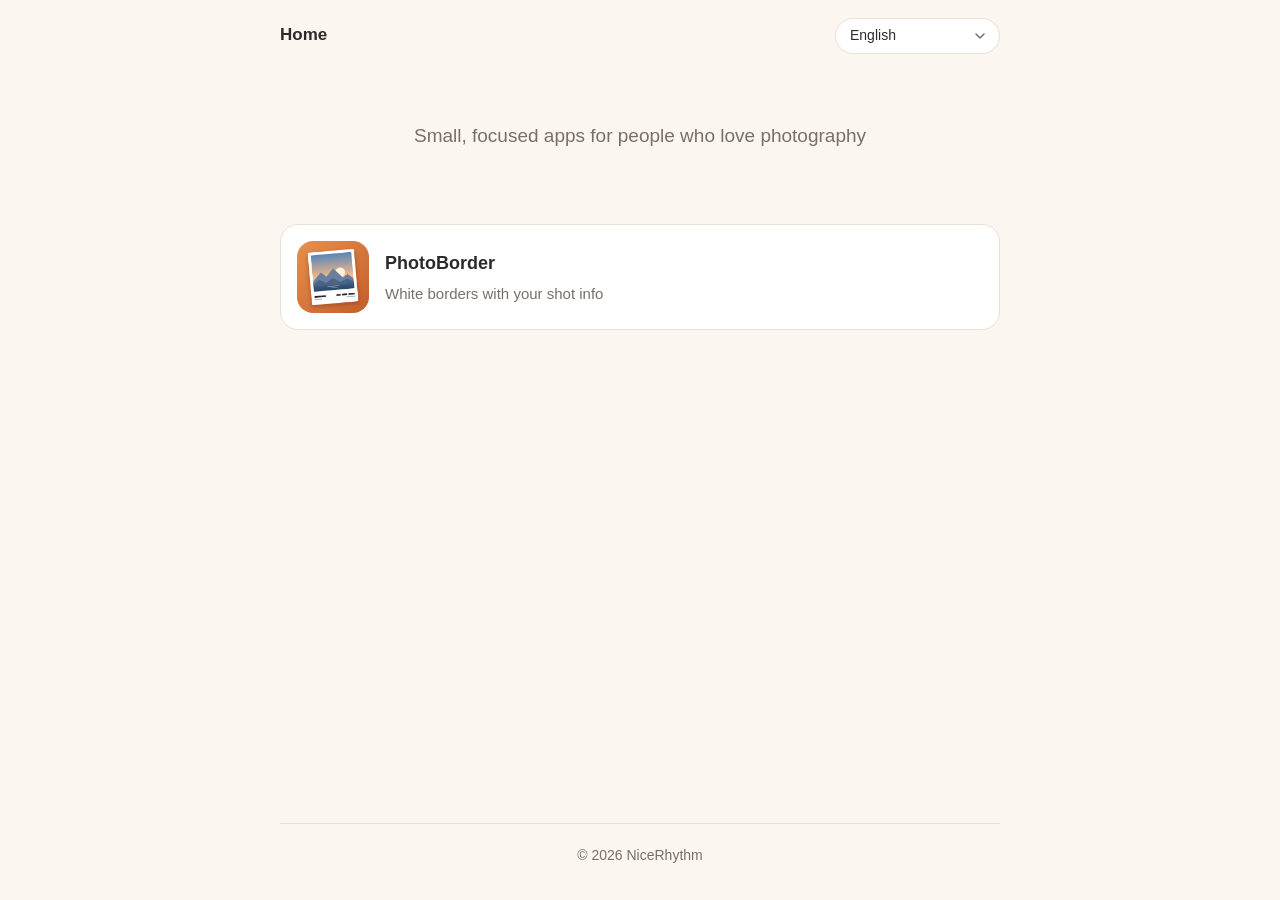
<file: index.html>
<!doctype html>
<html lang="zh-Hans" data-ui="zh-Hans">
<head>
  <meta charset="utf-8">
  <meta name="viewport" content="width=device-width, initial-scale=1">
  <title>NiceRhythm</title>
  <meta name="title-zh-Hans" content="NiceRhythm">
  <meta name="title-zh-Hant" content="NiceRhythm">
  <meta name="title-en" content="NiceRhythm">
  <meta name="title-ja" content="NiceRhythm">
  <meta name="title-ko" content="NiceRhythm">
  <meta name="title-fr" content="NiceRhythm">
  <meta name="title-es" content="NiceRhythm">
  <meta name="title-es-MX" content="NiceRhythm">
  <meta name="title-de" content="NiceRhythm">
  <meta name="title-pt-BR" content="NiceRhythm">
  <meta name="title-it" content="NiceRhythm">
  <meta name="title-ru" content="NiceRhythm">
  <meta name="title-ar" content="NiceRhythm">
  <meta name="title-th" content="NiceRhythm">
  <meta name="title-nl" content="NiceRhythm">
  <meta name="description" content="Add a white border to your photos and print the aperture, shutter speed and ISO underneath.">
  <link rel="icon" href="/assets/favicon.png">
  <link rel="apple-touch-icon" href="/assets/app-icon.png">
  <link rel="stylesheet" href="/assets/style.css">
  <script src="/assets/lang.js"></script>
</head>
<body>
  <div class="wrap">
    <header class="site">
      <a class="brand" href="/"><span data-lang="zh-Hans">首页</span><span data-lang="zh-Hant">首頁</span><span data-lang="en">Home</span><span data-lang="ja">ホーム</span><span data-lang="ko">홈</span><span data-lang="fr">Accueil</span><span data-lang="es">Inicio</span><span data-lang="es-MX">Inicio</span><span data-lang="de">Startseite</span><span data-lang="pt-BR">Início</span><span data-lang="it">Home</span><span data-lang="ru">Главная</span><span data-lang="ar">الرئيسية</span><span data-lang="th">หน้าแรก</span><span data-lang="nl">Home</span></a>
      <select class="lang-select" aria-label="Language"><option value="zh-Hans">简体中文</option><option value="zh-Hant">繁體中文</option><option value="en">English</option><option value="ja">日本語</option><option value="ko">한국어</option><option value="fr">Français</option><option value="es">Español (España)</option><option value="es-MX">Español (México)</option><option value="de">Deutsch</option><option value="pt-BR">Português (Brasil)</option><option value="it">Italiano</option><option value="ru">Русский</option><option value="ar">العربية</option><option value="th">ไทย</option><option value="nl">Nederlands</option></select>
    </header>
    <div data-lang="zh-Hans">
      <section class="hero">
        <p class="tagline">为摄影爱好者做的小工具</p>
      </section>
      <section class="apps">
        <a class="app-row" href="/PhotoBorder/">
          <img src="/assets/app-icon.png" alt="">
          <div>
            <h3>白边相框</h3>
            <p>给照片加白边，印上拍摄参数</p>
          </div>
        </a>
      </section>
    </div>
    <div data-lang="zh-Hant">
      <section class="hero">
        <p class="tagline">為攝影愛好者打造的小工具</p>
      </section>
      <section class="apps">
        <a class="app-row" href="/PhotoBorder/">
          <img src="/assets/app-icon.png" alt="">
          <div>
            <h3>白邊相框</h3>
            <p>為照片加白邊，印上拍攝參數</p>
          </div>
        </a>
      </section>
    </div>
    <div data-lang="en">
      <section class="hero">
        <p class="tagline">Small, focused apps for people who love photography</p>
      </section>
      <section class="apps">
        <a class="app-row" href="/PhotoBorder/">
          <img src="/assets/app-icon.png" alt="">
          <div>
            <h3>PhotoBorder</h3>
            <p>White borders with your shot info</p>
          </div>
        </a>
      </section>
    </div>
    <div data-lang="ja">
      <section class="hero">
        <p class="tagline">写真好きのための、小さなアプリ</p>
      </section>
      <section class="apps">
        <a class="app-row" href="/PhotoBorder/">
          <img src="/assets/app-icon.png" alt="">
          <div>
            <h3>フォトボーダー</h3>
            <p>撮影情報入りの白フチ写真に</p>
          </div>
        </a>
      </section>
    </div>
    <div data-lang="ko">
      <section class="hero">
        <p class="tagline">사진을 사랑하는 사람들을 위한 작은 앱</p>
      </section>
      <section class="apps">
        <a class="app-row" href="/PhotoBorder/">
          <img src="/assets/app-icon.png" alt="">
          <div>
            <h3>포토보더</h3>
            <p>촬영 정보를 담은 흰 테두리 사진</p>
          </div>
        </a>
      </section>
    </div>
    <div data-lang="fr">
      <section class="hero">
        <p class="tagline">De petites apps pour les passionnés de photo</p>
      </section>
      <section class="apps">
        <a class="app-row" href="/PhotoBorder/">
          <img src="/assets/app-icon.png" alt="">
          <div>
            <h3>PhotoBorder</h3>
            <p>Bordure blanche et infos photo</p>
          </div>
        </a>
      </section>
    </div>
    <div data-lang="es">
      <section class="hero">
        <p class="tagline">Pequeñas apps para quienes aman la fotografía</p>
      </section>
      <section class="apps">
        <a class="app-row" href="/PhotoBorder/">
          <img src="/assets/app-icon.png" alt="">
          <div>
            <h3>PhotoBorder</h3>
            <p>Bordes blancos con datos EXIF</p>
          </div>
        </a>
      </section>
    </div>
    <div data-lang="es-MX">
      <section class="hero">
        <p class="tagline">Pequeñas apps para quienes aman la fotografía</p>
      </section>
      <section class="apps">
        <a class="app-row" href="/PhotoBorder/">
          <img src="/assets/app-icon.png" alt="">
          <div>
            <h3>PhotoBorder</h3>
            <p>Bordes blancos con datos EXIF</p>
          </div>
        </a>
      </section>
    </div>
    <div data-lang="de">
      <section class="hero">
        <p class="tagline">Kleine, fokussierte Apps für alle, die Fotografie lieben</p>
      </section>
      <section class="apps">
        <a class="app-row" href="/PhotoBorder/">
          <img src="/assets/app-icon.png" alt="">
          <div>
            <h3>PhotoBorder</h3>
            <p>Weißer Rand mit Aufnahmedaten</p>
          </div>
        </a>
      </section>
    </div>
    <div data-lang="pt-BR">
      <section class="hero">
        <p class="tagline">Apps pequenos e focados para quem ama fotografia</p>
      </section>
      <section class="apps">
        <a class="app-row" href="/PhotoBorder/">
          <img src="/assets/app-icon.png" alt="">
          <div>
            <h3>PhotoBorder</h3>
            <p>Borda branca com dados da foto</p>
          </div>
        </a>
      </section>
    </div>
    <div data-lang="it">
      <section class="hero">
        <p class="tagline">Piccole app per chi ama la fotografia</p>
      </section>
      <section class="apps">
        <a class="app-row" href="/PhotoBorder/">
          <img src="/assets/app-icon.png" alt="">
          <div>
            <h3>PhotoBorder</h3>
            <p>Bordo bianco e dati di scatto</p>
          </div>
        </a>
      </section>
    </div>
    <div data-lang="ru">
      <section class="hero">
        <p class="tagline">Небольшие приложения для тех, кто любит фотографию</p>
      </section>
      <section class="apps">
        <a class="app-row" href="/PhotoBorder/">
          <img src="/assets/app-icon.png" alt="">
          <div>
            <h3>PhotoBorder</h3>
            <p>Белая рамка и данные съёмки</p>
          </div>
        </a>
      </section>
    </div>
    <div data-lang="ar">
      <section class="hero">
        <p class="tagline">تطبيقات صغيرة ومركّزة لمحبي التصوير</p>
      </section>
      <section class="apps">
        <a class="app-row" href="/PhotoBorder/">
          <img src="/assets/app-icon.png" alt="">
          <div>
            <h3>PhotoBorder</h3>
            <p>إطارات بيضاء مع معلومات التصوير</p>
          </div>
        </a>
      </section>
    </div>
    <div data-lang="th">
      <section class="hero">
        <p class="tagline">แอปเล็กๆ ที่ตั้งใจทำ สำหรับคนรักการถ่ายภาพ</p>
      </section>
      <section class="apps">
        <a class="app-row" href="/PhotoBorder/">
          <img src="/assets/app-icon.png" alt="">
          <div>
            <h3>PhotoBorder</h3>
            <p>กรอบขาวพร้อมข้อมูลการถ่าย</p>
          </div>
        </a>
      </section>
    </div>
    <div data-lang="nl">
      <section class="hero">
        <p class="tagline">Kleine, doelgerichte apps voor mensen die van fotografie houden</p>
      </section>
      <section class="apps">
        <a class="app-row" href="/PhotoBorder/">
          <img src="/assets/app-icon.png" alt="">
          <div>
            <h3>PhotoBorder</h3>
            <p>Witte randen met je opnamegegevens</p>
          </div>
        </a>
      </section>
    </div>
    <footer class="site">© 2026 NiceRhythm</footer>
  </div>
</body>
</html>
</file>
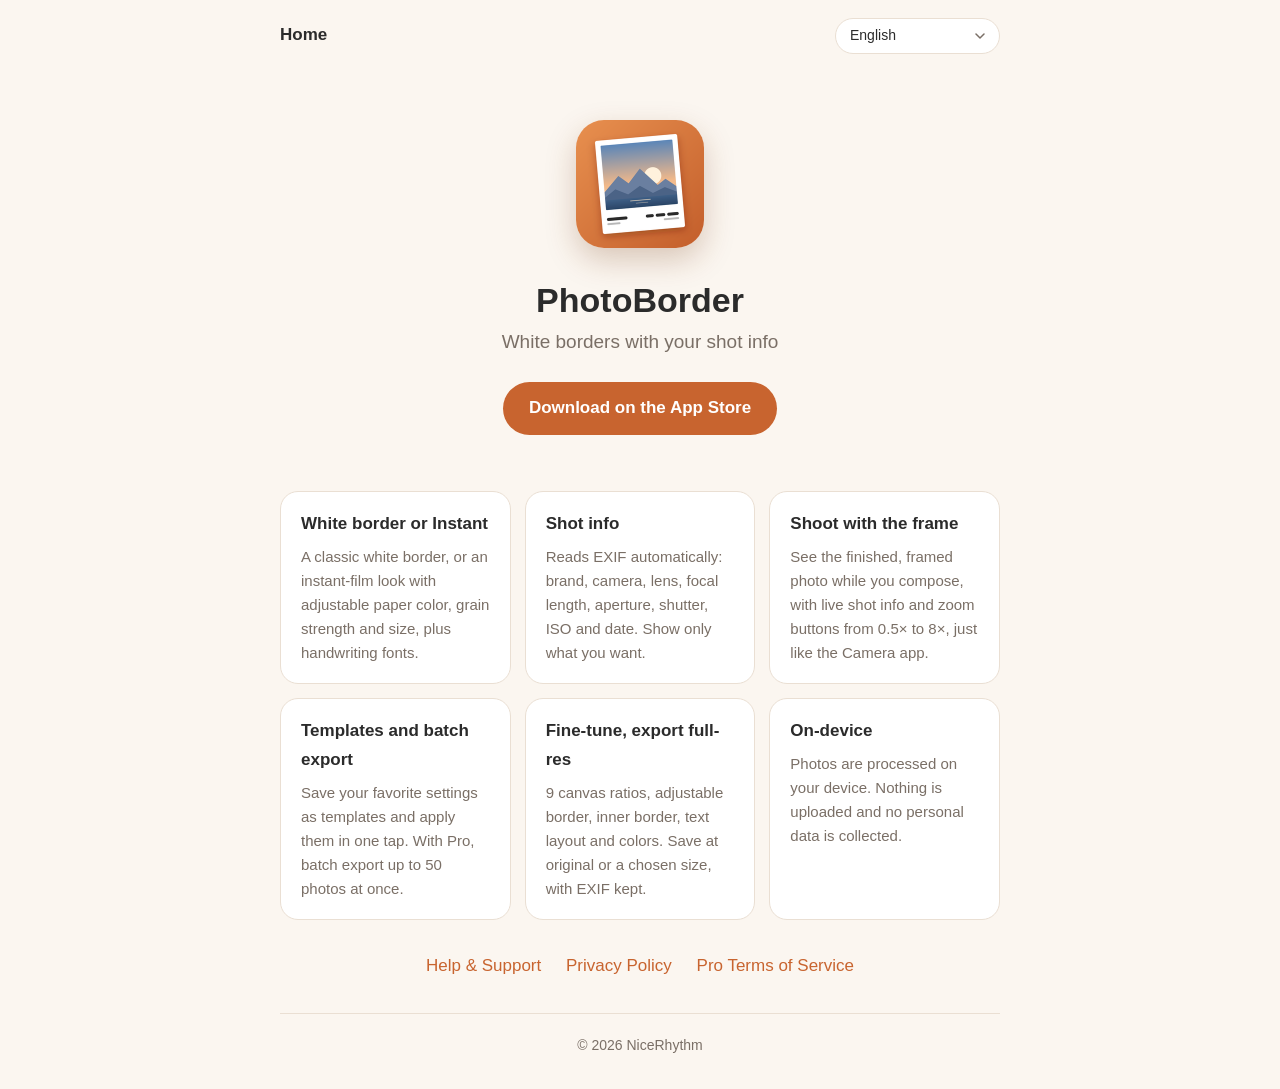
<file: PhotoBorder/index.html>
<!doctype html>
<html lang="zh-Hans" data-ui="zh-Hans">
<head>
  <meta charset="utf-8">
  <meta name="viewport" content="width=device-width, initial-scale=1">
  <title>白边相框 - 给照片加白边，印上拍摄参数</title>
  <meta name="title-zh-Hans" content="白边相框 - 给照片加白边，印上拍摄参数">
  <meta name="title-zh-Hant" content="白邊相框 - 為照片加白邊，印上拍攝參數">
  <meta name="title-en" content="PhotoBorder - White borders with your shot info">
  <meta name="title-ja" content="フォトボーダー - 撮影情報入りの白フチ写真に">
  <meta name="title-ko" content="포토보더 - 촬영 정보를 담은 흰 테두리 사진">
  <meta name="title-fr" content="PhotoBorder - Bordure blanche et infos photo">
  <meta name="title-es" content="PhotoBorder - Bordes blancos con datos EXIF">
  <meta name="title-es-MX" content="PhotoBorder - Bordes blancos con datos EXIF">
  <meta name="title-de" content="PhotoBorder - Weißer Rand mit Aufnahmedaten">
  <meta name="title-pt-BR" content="PhotoBorder - Borda branca com dados da foto">
  <meta name="title-it" content="PhotoBorder - Bordo bianco e dati di scatto">
  <meta name="title-ru" content="PhotoBorder - Белая рамка и данные съёмки">
  <meta name="title-ar" content="PhotoBorder - إطارات بيضاء مع معلومات التصوير">
  <meta name="title-th" content="PhotoBorder - กรอบขาวพร้อมข้อมูลการถ่าย">
  <meta name="title-nl" content="PhotoBorder - Witte randen met je opnamegegevens">
  <meta name="description" content="Add a white border to your photos and print the aperture, shutter speed and ISO underneath.">
  <link rel="icon" href="/assets/favicon.png">
  <link rel="apple-touch-icon" href="/assets/app-icon.png">
  <link rel="stylesheet" href="/assets/style.css">
  <script src="/assets/lang.js"></script>
</head>
<body>
  <div class="wrap">
    <header class="site">
      <a class="brand" href="/"><span data-lang="zh-Hans">首页</span><span data-lang="zh-Hant">首頁</span><span data-lang="en">Home</span><span data-lang="ja">ホーム</span><span data-lang="ko">홈</span><span data-lang="fr">Accueil</span><span data-lang="es">Inicio</span><span data-lang="es-MX">Inicio</span><span data-lang="de">Startseite</span><span data-lang="pt-BR">Início</span><span data-lang="it">Home</span><span data-lang="ru">Главная</span><span data-lang="ar">الرئيسية</span><span data-lang="th">หน้าแรก</span><span data-lang="nl">Home</span></a>
      <select class="lang-select" aria-label="Language"><option value="zh-Hans">简体中文</option><option value="zh-Hant">繁體中文</option><option value="en">English</option><option value="ja">日本語</option><option value="ko">한국어</option><option value="fr">Français</option><option value="es">Español (España)</option><option value="es-MX">Español (México)</option><option value="de">Deutsch</option><option value="pt-BR">Português (Brasil)</option><option value="it">Italiano</option><option value="ru">Русский</option><option value="ar">العربية</option><option value="th">ไทย</option><option value="nl">Nederlands</option></select>
    </header>
    <div data-lang="zh-Hans">
      <section class="hero">
        <img class="icon" src="/assets/app-icon.png" alt="">
        <h1>白边相框</h1>
        <p class="tagline">给照片加白边，印上拍摄参数</p>
        <a class="button" href="https://apps.apple.com/app/id6801197127" target="_blank" rel="noopener">在 App Store 下载</a>
      </section>
      <section class="features">
        <div class="feature">
          <h3>白边与拍立得</h3>
          <p>经典白边框，或者换成拍立得风格：相纸颜色、颗粒强度和粗细都能调，还有手写字体可选。</p>
        </div>
        <div class="feature">
          <h3>拍摄参数</h3>
          <p>自动读取 EXIF：品牌、机型、镜头、焦距、光圈、快门、ISO、日期，想显示哪项就开哪项。</p>
        </div>
        <div class="feature">
          <h3>带着边框拍照</h3>
          <p>取景时就能看到加好边框的成品，参数实时更新；变焦按键和系统相机一样，支持 0.5× 到 8×。</p>
        </div>
        <div class="feature">
          <h3>模板与批量导出</h3>
          <p>常用设置存成模板，一键套用。Pro 可以用模板批量导出，一次最多 50 张。</p>
        </div>
        <div class="feature">
          <h3>自由调整，原图保存</h3>
          <p>9 种画布比例，边框、内边框、文字排版和颜色都能调；按原图或指定尺寸保存，保留 EXIF。</p>
        </div>
        <div class="feature">
          <h3>本地处理</h3>
          <p>照片只在你的设备上处理，不上传、不收集任何个人数据。</p>
        </div>
      </section>
      <div class="links">
        <a href="/PhotoBorder/support/">帮助与支持</a>
        <a href="/PhotoBorder/privacy/">隐私政策</a>
        <a href="/PhotoBorder/terms/">Pro 服务条款</a>
      </div>
    </div>
    <div data-lang="zh-Hant">
      <section class="hero">
        <img class="icon" src="/assets/app-icon.png" alt="">
        <h1>白邊相框</h1>
        <p class="tagline">為照片加白邊，印上拍攝參數</p>
        <a class="button" href="https://apps.apple.com/app/id6801197127" target="_blank" rel="noopener">在 App Store 下載</a>
      </section>
      <section class="features">
        <div class="feature">
          <h3>白邊與拍立得</h3>
          <p>經典白邊框，或換成拍立得風格：相紙顏色、顆粒強度和粗細都能調，還有手寫字體可選。</p>
        </div>
        <div class="feature">
          <h3>拍攝參數</h3>
          <p>自動讀取 EXIF：品牌、機型、鏡頭、焦距、光圈、快門、ISO、日期，想顯示哪項就開哪項。</p>
        </div>
        <div class="feature">
          <h3>帶著邊框拍照</h3>
          <p>取景時就能看到加好邊框的成品，參數即時更新；變焦按鍵和系統相機一樣，支援 0.5× 到 8×。</p>
        </div>
        <div class="feature">
          <h3>範本與批次匯出</h3>
          <p>常用設定存成範本，一鍵套用。Pro 可以用範本批次匯出，一次最多 50 張。</p>
        </div>
        <div class="feature">
          <h3>自由調整，原圖儲存</h3>
          <p>9 種畫布比例，邊框、內邊框、文字排版和顏色都能調；按原圖或指定尺寸儲存，保留 EXIF。</p>
        </div>
        <div class="feature">
          <h3>本機處理</h3>
          <p>照片只在你的裝置上處理，不上傳、不收集任何個人資料。</p>
        </div>
      </section>
      <div class="links">
        <a href="/PhotoBorder/support/">說明與支援</a>
        <a href="/PhotoBorder/privacy/">隱私權政策</a>
        <a href="/PhotoBorder/terms/">Pro 服務條款</a>
      </div>
    </div>
    <div data-lang="en">
      <section class="hero">
        <img class="icon" src="/assets/app-icon.png" alt="">
        <h1>PhotoBorder</h1>
        <p class="tagline">White borders with your shot info</p>
        <a class="button" href="https://apps.apple.com/app/id6801197127" target="_blank" rel="noopener">Download on the App Store</a>
      </section>
      <section class="features">
        <div class="feature">
          <h3>White border or Instant</h3>
          <p>A classic white border, or an instant-film look with adjustable paper color, grain strength and size, plus handwriting fonts.</p>
        </div>
        <div class="feature">
          <h3>Shot info</h3>
          <p>Reads EXIF automatically: brand, camera, lens, focal length, aperture, shutter, ISO and date. Show only what you want.</p>
        </div>
        <div class="feature">
          <h3>Shoot with the frame</h3>
          <p>See the finished, framed photo while you compose, with live shot info and zoom buttons from 0.5× to 8×, just like the Camera app.</p>
        </div>
        <div class="feature">
          <h3>Templates and batch export</h3>
          <p>Save your favorite settings as templates and apply them in one tap. With Pro, batch export up to 50 photos at once.</p>
        </div>
        <div class="feature">
          <h3>Fine-tune, export full-res</h3>
          <p>9 canvas ratios, adjustable border, inner border, text layout and colors. Save at original or a chosen size, with EXIF kept.</p>
        </div>
        <div class="feature">
          <h3>On-device</h3>
          <p>Photos are processed on your device. Nothing is uploaded and no personal data is collected.</p>
        </div>
      </section>
      <div class="links">
        <a href="/PhotoBorder/support/">Help &amp; Support</a>
        <a href="/PhotoBorder/privacy/">Privacy Policy</a>
        <a href="/PhotoBorder/terms/">Pro Terms of Service</a>
      </div>
    </div>
    <div data-lang="ja">
      <section class="hero">
        <img class="icon" src="/assets/app-icon.png" alt="">
        <h1>フォトボーダー</h1>
        <p class="tagline">撮影情報入りの白フチ写真に</p>
        <a class="button" href="https://apps.apple.com/app/id6801197127" target="_blank" rel="noopener">App Store からダウンロード</a>
      </section>
      <section class="features">
        <div class="feature">
          <h3>白フチとインスタント</h3>
          <p>定番の白フチのほか、インスタントフィルム風にも。台紙の色、粒子の強さと大きさを調整でき、手書き風フォントも選べます。</p>
        </div>
        <div class="feature">
          <h3>撮影情報</h3>
          <p>EXIF を自動で読み取り。メーカー、機種、レンズ、焦点距離、絞り、シャッター、ISO、日付から、表示したい項目だけをオンに。</p>
        </div>
        <div class="feature">
          <h3>フチ付きで撮影</h3>
          <p>構図を決めながら、フチ付きの仕上がりを確認できます。撮影情報はリアルタイムで更新。ズームボタンは標準カメラと同じく 0.5× から 8× まで。</p>
        </div>
        <div class="feature">
          <h3>テンプレートと一括書き出し</h3>
          <p>よく使う設定をテンプレートとして保存し、ワンタップで適用。Pro なら一度に最大 50 枚を一括書き出しできます。</p>
        </div>
        <div class="feature">
          <h3>細かく調整、フル解像度で保存</h3>
          <p>9 種類のキャンバス比率。フチ、内側のフチ、テキストの配置と色を調整し、オリジナルまたは指定サイズで EXIF ごと保存。</p>
        </div>
        <div class="feature">
          <h3>デバイス上で処理</h3>
          <p>写真はデバイス上だけで処理されます。アップロードも個人データの収集も一切ありません。</p>
        </div>
      </section>
      <div class="links">
        <a href="/PhotoBorder/support/">ヘルプとサポート</a>
        <a href="/PhotoBorder/privacy/">プライバシーポリシー</a>
        <a href="/PhotoBorder/terms/">Pro 利用規約</a>
      </div>
    </div>
    <div data-lang="ko">
      <section class="hero">
        <img class="icon" src="/assets/app-icon.png" alt="">
        <h1>포토보더</h1>
        <p class="tagline">촬영 정보를 담은 흰 테두리 사진</p>
        <a class="button" href="https://apps.apple.com/app/id6801197127" target="_blank" rel="noopener">App Store에서 다운로드</a>
      </section>
      <section class="features">
        <div class="feature">
          <h3>흰 테두리와 인스턴트</h3>
          <p>클래식한 흰 테두리, 또는 인스턴트 필름 스타일. 인화지 색상과 입자 강도·크기를 조절하고 손글씨 글꼴도 고를 수 있습니다.</p>
        </div>
        <div class="feature">
          <h3>촬영 정보</h3>
          <p>EXIF를 자동으로 읽어 옵니다. 브랜드, 기종, 렌즈, 초점 거리, 조리개, 셔터, ISO, 날짜 중 원하는 항목만 켜세요.</p>
        </div>
        <div class="feature">
          <h3>테두리를 보며 촬영</h3>
          <p>구도를 잡는 동안 테두리가 적용된 결과물을 미리 봅니다. 촬영 정보는 실시간으로 갱신되고, 줌 버튼은 기본 카메라처럼 0.5×부터 8×까지 지원합니다.</p>
        </div>
        <div class="feature">
          <h3>템플릿과 일괄 내보내기</h3>
          <p>자주 쓰는 설정을 템플릿으로 저장해 한 번에 적용하세요. Pro에서는 한 번에 최대 50장까지 일괄 내보낼 수 있습니다.</p>
        </div>
        <div class="feature">
          <h3>세밀한 조정, 원본 해상도 저장</h3>
          <p>9가지 캔버스 비율, 테두리·안쪽 테두리·텍스트 배치와 색상 조절. 원본 또는 원하는 크기로 EXIF와 함께 저장합니다.</p>
        </div>
        <div class="feature">
          <h3>기기에서 처리</h3>
          <p>사진은 기기에서만 처리됩니다. 업로드하지 않으며 개인 데이터도 수집하지 않습니다.</p>
        </div>
      </section>
      <div class="links">
        <a href="/PhotoBorder/support/">도움말 및 지원</a>
        <a href="/PhotoBorder/privacy/">개인정보 처리방침</a>
        <a href="/PhotoBorder/terms/">Pro 이용약관</a>
      </div>
    </div>
    <div data-lang="fr">
      <section class="hero">
        <img class="icon" src="/assets/app-icon.png" alt="">
        <h1>PhotoBorder</h1>
        <p class="tagline">Bordure blanche et infos photo</p>
        <a class="button" href="https://apps.apple.com/app/id6801197127" target="_blank" rel="noopener">Télécharger dans l’App Store</a>
      </section>
      <section class="features">
        <div class="feature">
          <h3>Bordure blanche ou Instantané</h3>
          <p>Une bordure blanche classique, ou un look de film instantané : couleur du papier, intensité et taille du grain réglables, et polices manuscrites.</p>
        </div>
        <div class="feature">
          <h3>Infos de prise de vue</h3>
          <p>Lecture automatique des EXIF : marque, appareil, objectif, focale, ouverture, vitesse, ISO et date. Affichez seulement ce que vous voulez.</p>
        </div>
        <div class="feature">
          <h3>Photographiez avec le cadre</h3>
          <p>Voyez la photo encadrée pendant que vous cadrez, avec les infos en direct et des boutons de zoom de 0,5× à 8×, comme dans l’app Appareil photo.</p>
        </div>
        <div class="feature">
          <h3>Modèles et export par lot</h3>
          <p>Enregistrez vos réglages favoris comme modèles et appliquez-les en un toucher. Avec Pro, exportez jusqu’à 50 photos d’un coup.</p>
        </div>
        <div class="feature">
          <h3>Réglages fins, export en pleine résolution</h3>
          <p>9 formats de toile, bordure, bordure intérieure, mise en page et couleurs du texte réglables. Enregistrez en taille originale ou choisie, EXIF conservées.</p>
        </div>
        <div class="feature">
          <h3>Sur l’appareil</h3>
          <p>Vos photos sont traitées sur votre appareil. Rien n’est envoyé et aucune donnée personnelle n’est collectée.</p>
        </div>
      </section>
      <div class="links">
        <a href="/PhotoBorder/support/">Aide et assistance</a>
        <a href="/PhotoBorder/privacy/">Politique de confidentialité</a>
        <a href="/PhotoBorder/terms/">Conditions Pro</a>
      </div>
    </div>
    <div data-lang="es">
      <section class="hero">
        <img class="icon" src="/assets/app-icon.png" alt="">
        <h1>PhotoBorder</h1>
        <p class="tagline">Bordes blancos con datos EXIF</p>
        <a class="button" href="https://apps.apple.com/app/id6801197127" target="_blank" rel="noopener">Descargar en el App Store</a>
      </section>
      <section class="features">
        <div class="feature">
          <h3>Borde blanco o Instantánea</h3>
          <p>Un borde blanco clásico o un estilo de película instantánea, con color del papel, intensidad y tamaño del grano ajustables y fuentes manuscritas.</p>
        </div>
        <div class="feature">
          <h3>Datos de la toma</h3>
          <p>Lee el EXIF automáticamente: marca, cámara, objetivo, focal, apertura, velocidad, ISO y fecha. Muestra solo lo que quieras.</p>
        </div>
        <div class="feature">
          <h3>Dispara con el marco</h3>
          <p>Mira la foto enmarcada mientras encuadras, con los datos en directo y botones de zoom de 0,5× a 8×, como en la app Cámara.</p>
        </div>
        <div class="feature">
          <h3>Plantillas y exportación por lotes</h3>
          <p>Guarda tus ajustes favoritos como plantillas y aplícalos con un toque. Con Pro, exporta hasta 50 fotos de una vez.</p>
        </div>
        <div class="feature">
          <h3>Ajustes finos, resolución completa</h3>
          <p>9 proporciones de lienzo; borde, borde interior, disposición y colores del texto ajustables. Guarda en tamaño original o el que elijas, conservando el EXIF.</p>
        </div>
        <div class="feature">
          <h3>En el dispositivo</h3>
          <p>Las fotos se procesan en tu dispositivo. No se sube nada ni se recopilan datos personales.</p>
        </div>
      </section>
      <div class="links">
        <a href="/PhotoBorder/support/">Ayuda y soporte</a>
        <a href="/PhotoBorder/privacy/">Política de privacidad</a>
        <a href="/PhotoBorder/terms/">Condiciones de Pro</a>
      </div>
    </div>
    <div data-lang="es-MX">
      <section class="hero">
        <img class="icon" src="/assets/app-icon.png" alt="">
        <h1>PhotoBorder</h1>
        <p class="tagline">Bordes blancos con datos EXIF</p>
        <a class="button" href="https://apps.apple.com/app/id6801197127" target="_blank" rel="noopener">Descargar en el App Store</a>
      </section>
      <section class="features">
        <div class="feature">
          <h3>Borde blanco o Instantánea</h3>
          <p>Un borde blanco clásico o un estilo de película instantánea, con color del papel, intensidad y tamaño del grano ajustables y fuentes manuscritas.</p>
        </div>
        <div class="feature">
          <h3>Datos de la toma</h3>
          <p>Lee el EXIF automáticamente: marca, cámara, lente, focal, apertura, velocidad, ISO y fecha. Muestra solo lo que quieras.</p>
        </div>
        <div class="feature">
          <h3>Dispara con el marco</h3>
          <p>Mira la foto enmarcada mientras encuadras, con los datos en vivo y botones de zoom de 0,5× a 8×, como en la app Cámara.</p>
        </div>
        <div class="feature">
          <h3>Plantillas y exportación por lotes</h3>
          <p>Guarda tus ajustes favoritos como plantillas y aplícalos con un toque. Con Pro, exporta hasta 50 fotos de una vez.</p>
        </div>
        <div class="feature">
          <h3>Ajustes finos, resolución completa</h3>
          <p>9 proporciones de lienzo; borde, borde interior, disposición y colores del texto ajustables. Guarda en tamaño original o el que elijas, conservando el EXIF.</p>
        </div>
        <div class="feature">
          <h3>En el dispositivo</h3>
          <p>Las fotos se procesan en tu dispositivo. No se sube nada ni se recopilan datos personales.</p>
        </div>
      </section>
      <div class="links">
        <a href="/PhotoBorder/support/">Ayuda y soporte</a>
        <a href="/PhotoBorder/privacy/">Política de privacidad</a>
        <a href="/PhotoBorder/terms/">Condiciones de Pro</a>
      </div>
    </div>
    <div data-lang="de">
      <section class="hero">
        <img class="icon" src="/assets/app-icon.png" alt="">
        <h1>PhotoBorder</h1>
        <p class="tagline">Weißer Rand mit Aufnahmedaten</p>
        <a class="button" href="https://apps.apple.com/app/id6801197127" target="_blank" rel="noopener">Im App Store laden</a>
      </section>
      <section class="features">
        <div class="feature">
          <h3>Weißer Rahmen oder Sofortbild</h3>
          <p>Ein klassischer weißer Rahmen oder ein Sofortbild-Look mit einstellbarer Papierfarbe, Körnungsstärke und -größe sowie Handschrift-Schriften.</p>
        </div>
        <div class="feature">
          <h3>Aufnahmedaten</h3>
          <p>Liest EXIF automatisch: Marke, Kamera, Objektiv, Brennweite, Blende, Belichtungszeit, ISO und Datum. Zeig nur, was du willst.</p>
        </div>
        <div class="feature">
          <h3>Mit Rahmen fotografieren</h3>
          <p>Sieh das fertig gerahmte Foto schon beim Komponieren, mit Live-Aufnahmedaten und Zoomtasten von 0,5× bis 8× wie in der Kamera-App.</p>
        </div>
        <div class="feature">
          <h3>Vorlagen und Stapelexport</h3>
          <p>Sichere deine Lieblingseinstellungen als Vorlagen und wende sie mit einem Tippen an. Mit Pro exportierst du bis zu 50 Fotos auf einmal.</p>
        </div>
        <div class="feature">
          <h3>Feinschliff, volle Auflösung</h3>
          <p>9 Seitenverhältnisse; Rahmen, Innenrahmen, Textlayout und Farben einstellbar. Sichern in Originalgröße oder gewählter Größe, EXIF bleibt erhalten.</p>
        </div>
        <div class="feature">
          <h3>Auf dem Gerät</h3>
          <p>Fotos werden auf deinem Gerät verarbeitet. Nichts wird hochgeladen, keine personenbezogenen Daten werden erfasst.</p>
        </div>
      </section>
      <div class="links">
        <a href="/PhotoBorder/support/">Hilfe &amp; Support</a>
        <a href="/PhotoBorder/privacy/">Datenschutzrichtlinie</a>
        <a href="/PhotoBorder/terms/">Pro-Nutzungsbedingungen</a>
      </div>
    </div>
    <div data-lang="pt-BR">
      <section class="hero">
        <img class="icon" src="/assets/app-icon.png" alt="">
        <h1>PhotoBorder</h1>
        <p class="tagline">Borda branca com dados da foto</p>
        <a class="button" href="https://apps.apple.com/app/id6801197127" target="_blank" rel="noopener">Baixar na App Store</a>
      </section>
      <section class="features">
        <div class="feature">
          <h3>Borda branca ou Instantânea</h3>
          <p>Uma borda branca clássica ou um visual de filme instantâneo, com cor do papel, intensidade e tamanho do grão ajustáveis e fontes manuscritas.</p>
        </div>
        <div class="feature">
          <h3>Dados da foto</h3>
          <p>Lê o EXIF automaticamente: marca, câmera, lente, distância focal, abertura, velocidade, ISO e data. Mostre só o que quiser.</p>
        </div>
        <div class="feature">
          <h3>Fotografe com a moldura</h3>
          <p>Veja a foto já emoldurada enquanto enquadra, com dados ao vivo e botões de zoom de 0,5× a 8×, como no app Câmera.</p>
        </div>
        <div class="feature">
          <h3>Modelos e exportação em lote</h3>
          <p>Salve seus ajustes favoritos como modelos e aplique com um toque. Com o Pro, exporte até 50 fotos de uma vez.</p>
        </div>
        <div class="feature">
          <h3>Ajuste fino, resolução total</h3>
          <p>9 proporções de tela; borda, borda interna, layout e cores do texto ajustáveis. Salve no tamanho original ou no que escolher, mantendo o EXIF.</p>
        </div>
        <div class="feature">
          <h3>No dispositivo</h3>
          <p>As fotos são processadas no seu dispositivo. Nada é enviado e nenhum dado pessoal é coletado.</p>
        </div>
      </section>
      <div class="links">
        <a href="/PhotoBorder/support/">Ajuda e suporte</a>
        <a href="/PhotoBorder/privacy/">Política de privacidade</a>
        <a href="/PhotoBorder/terms/">Termos do Pro</a>
      </div>
    </div>
    <div data-lang="it">
      <section class="hero">
        <img class="icon" src="/assets/app-icon.png" alt="">
        <h1>PhotoBorder</h1>
        <p class="tagline">Bordo bianco e dati di scatto</p>
        <a class="button" href="https://apps.apple.com/app/id6801197127" target="_blank" rel="noopener">Scarica su App Store</a>
      </section>
      <section class="features">
        <div class="feature">
          <h3>Bordo bianco o Istantanea</h3>
          <p>Un classico bordo bianco o un look da pellicola istantanea, con colore della carta, intensità e dimensione della grana regolabili e font in stile calligrafico.</p>
        </div>
        <div class="feature">
          <h3>Dati di scatto</h3>
          <p>Legge gli EXIF in automatico: marca, fotocamera, obiettivo, focale, apertura, tempo, ISO e data. Mostra solo ciò che vuoi.</p>
        </div>
        <div class="feature">
          <h3>Scatta con la cornice</h3>
          <p>Vedi la foto già incorniciata mentre inquadri, con i dati in tempo reale e pulsanti di zoom da 0,5× a 8×, come nell’app Fotocamera.</p>
        </div>
        <div class="feature">
          <h3>Modelli ed esportazione in blocco</h3>
          <p>Salva le tue impostazioni preferite come modelli e applicale con un tocco. Con Pro esporti fino a 50 foto alla volta.</p>
        </div>
        <div class="feature">
          <h3>Regolazioni fini, piena risoluzione</h3>
          <p>9 proporzioni; bordo, bordo interno, layout e colori del testo regolabili. Salva a dimensione originale o scelta, con gli EXIF.</p>
        </div>
        <div class="feature">
          <h3>Sul dispositivo</h3>
          <p>Le foto vengono elaborate sul tuo dispositivo. Nulla viene caricato e nessun dato personale viene raccolto.</p>
        </div>
      </section>
      <div class="links">
        <a href="/PhotoBorder/support/">Aiuto e supporto</a>
        <a href="/PhotoBorder/privacy/">Informativa sulla privacy</a>
        <a href="/PhotoBorder/terms/">Termini di Pro</a>
      </div>
    </div>
    <div data-lang="ru">
      <section class="hero">
        <img class="icon" src="/assets/app-icon.png" alt="">
        <h1>PhotoBorder</h1>
        <p class="tagline">Белая рамка и данные съёмки</p>
        <a class="button" href="https://apps.apple.com/app/id6801197127" target="_blank" rel="noopener">Загрузить в App Store</a>
      </section>
      <section class="features">
        <div class="feature">
          <h3>Белая рамка или моментальное фото</h3>
          <p>Классическая белая рамка или стиль моментального фото: цвет бумаги, сила и размер зерна настраиваются, есть рукописные шрифты.</p>
        </div>
        <div class="feature">
          <h3>Данные съёмки</h3>
          <p>EXIF считывается автоматически: марка, камера, объектив, фокусное расстояние, диафрагма, выдержка, ISO и дата. Показывайте только нужное.</p>
        </div>
        <div class="feature">
          <h3>Съёмка с рамкой</h3>
          <p>Готовый снимок в рамке виден уже при кадрировании, данные обновляются в реальном времени, а кнопки зума — от 0,5× до 8×, как в приложении «Камера».</p>
        </div>
        <div class="feature">
          <h3>Шаблоны и пакетный экспорт</h3>
          <p>Сохраняйте любимые настройки как шаблоны и применяйте их одним касанием. С Pro можно экспортировать до 50 фото за раз.</p>
        </div>
        <div class="feature">
          <h3>Тонкая настройка, полное разрешение</h3>
          <p>9 соотношений сторон; рамка, внутренняя рамка, раскладка и цвет текста настраиваются. Сохранение в исходном или выбранном размере с EXIF.</p>
        </div>
        <div class="feature">
          <h3>На устройстве</h3>
          <p>Фото обрабатываются на вашем устройстве. Ничего не загружается, личные данные не собираются.</p>
        </div>
      </section>
      <div class="links">
        <a href="/PhotoBorder/support/">Помощь и поддержка</a>
        <a href="/PhotoBorder/privacy/">Политика конфиденциальности</a>
        <a href="/PhotoBorder/terms/">Условия Pro</a>
      </div>
    </div>
    <div data-lang="ar">
      <section class="hero">
        <img class="icon" src="/assets/app-icon.png" alt="">
        <h1>PhotoBorder</h1>
        <p class="tagline">إطارات بيضاء مع معلومات التصوير</p>
        <a class="button" href="https://apps.apple.com/app/id6801197127" target="_blank" rel="noopener">تنزيل من App Store</a>
      </section>
      <section class="features">
        <div class="feature">
          <h3>إطار أبيض أو فوري</h3>
          <p>إطار أبيض كلاسيكي، أو مظهر الأفلام الفورية مع لون ورق وشدة حبيبات وحجمها قابلة للتعديل، وخطوط بخط اليد.</p>
        </div>
        <div class="feature">
          <h3>معلومات التصوير</h3>
          <p>يقرأ بيانات EXIF تلقائيًا: العلامة التجارية والكاميرا والعدسة والبعد البؤري وفتحة العدسة والغالق وISO والتاريخ. اعرض ما تريده فقط.</p>
        </div>
        <div class="feature">
          <h3>التصوير مع الإطار</h3>
          <p>شاهد الصورة النهائية بإطارها أثناء التكوين، مع معلومات التصوير مباشرةً وأزرار تكبير من 0.5× إلى 8×، تمامًا كتطبيق الكاميرا.</p>
        </div>
        <div class="feature">
          <h3>القوالب وتصدير الدفعات</h3>
          <p>احفظ إعداداتك المفضلة كقوالب وطبّقها بلمسة واحدة. مع Pro، صدّر حتى 50 صورة دفعة واحدة.</p>
        </div>
        <div class="feature">
          <h3>ضبط دقيق ودقة كاملة</h3>
          <p>9 نسب للوحة، وإطار وإطار داخلي وتخطيط نص وألوان قابلة للتعديل. احفظ بالحجم الأصلي أو بحجم تختاره مع الاحتفاظ ببيانات EXIF.</p>
        </div>
        <div class="feature">
          <h3>على جهازك</h3>
          <p>تُعالَج الصور على جهازك. لا يُرفع أي شيء ولا تُجمع أي بيانات شخصية.</p>
        </div>
      </section>
      <div class="links">
        <a href="/PhotoBorder/support/">المساعدة والدعم</a>
        <a href="/PhotoBorder/privacy/">سياسة الخصوصية</a>
        <a href="/PhotoBorder/terms/">شروط خدمة Pro</a>
      </div>
    </div>
    <div data-lang="th">
      <section class="hero">
        <img class="icon" src="/assets/app-icon.png" alt="">
        <h1>PhotoBorder</h1>
        <p class="tagline">กรอบขาวพร้อมข้อมูลการถ่าย</p>
        <a class="button" href="https://apps.apple.com/app/id6801197127" target="_blank" rel="noopener">ดาวน์โหลดบน App Store</a>
      </section>
      <section class="features">
        <div class="feature">
          <h3>กรอบขาวหรืออินสแตนต์</h3>
          <p>กรอบขาวแบบคลาสสิก หรือลุคฟิล์มอินสแตนต์ที่ปรับสีกระดาษ ความเข้มและขนาดเกรนได้ พร้อมแบบอักษรลายมือ</p>
        </div>
        <div class="feature">
          <h3>ข้อมูลการถ่าย</h3>
          <p>อ่าน EXIF อัตโนมัติ: ยี่ห้อ กล้อง เลนส์ ทางยาวโฟกัส รูรับแสง ชัตเตอร์ ISO และวันที่ แสดงเฉพาะที่คุณต้องการ</p>
        </div>
        <div class="feature">
          <h3>ถ่ายพร้อมกรอบ</h3>
          <p>เห็นรูปที่ใส่กรอบเสร็จแล้วตั้งแต่ตอนจัดองค์ประกอบ พร้อมข้อมูลการถ่ายแบบเรียลไทม์และปุ่มซูม 0.5× ถึง 8× เหมือนแอปกล้อง</p>
        </div>
        <div class="feature">
          <h3>เทมเพลตและส่งออกหลายรูป</h3>
          <p>บันทึกการตั้งค่าที่ชอบเป็นเทมเพลตแล้วใช้ได้ในแตะเดียว เมื่อใช้ Pro ส่งออกได้ครั้งละสูงสุด 50 รูป</p>
        </div>
        <div class="feature">
          <h3>ปรับละเอียด ส่งออกความละเอียดเต็ม</h3>
          <p>สัดส่วนภาพ 9 แบบ ปรับกรอบ กรอบด้านใน การจัดวางข้อความ และสีได้ บันทึกขนาดต้นฉบับหรือขนาดที่เลือก โดยยังเก็บ EXIF ไว้</p>
        </div>
        <div class="feature">
          <h3>ประมวลผลบนเครื่อง</h3>
          <p>รูปภาพประมวลผลบนอุปกรณ์ของคุณ ไม่มีการอัปโหลด และไม่เก็บข้อมูลส่วนบุคคล</p>
        </div>
      </section>
      <div class="links">
        <a href="/PhotoBorder/support/">ความช่วยเหลือและการสนับสนุน</a>
        <a href="/PhotoBorder/privacy/">นโยบายความเป็นส่วนตัว</a>
        <a href="/PhotoBorder/terms/">ข้อกำหนดการให้บริการ Pro</a>
      </div>
    </div>
    <div data-lang="nl">
      <section class="hero">
        <img class="icon" src="/assets/app-icon.png" alt="">
        <h1>PhotoBorder</h1>
        <p class="tagline">Witte randen met je opnamegegevens</p>
        <a class="button" href="https://apps.apple.com/app/id6801197127" target="_blank" rel="noopener">Download in de App Store</a>
      </section>
      <section class="features">
        <div class="feature">
          <h3>Witte rand of Instant</h3>
          <p>Een klassieke witte rand, of een instant-filmlook met instelbare papierkleur, korrelsterkte en korrelgrootte, plus handgeschreven lettertypen.</p>
        </div>
        <div class="feature">
          <h3>Opnamegegevens</h3>
          <p>Leest EXIF automatisch: merk, camera, objectief, brandpuntsafstand, diafragma, sluitertijd, ISO en datum. Toon alleen wat je wilt.</p>
        </div>
        <div class="feature">
          <h3>Fotograferen met rand</h3>
          <p>Zie de afgewerkte foto met rand al terwijl je kadreert, met live opnamegegevens en zoomknoppen van 0,5× tot 8×, net als in de Camera-app.</p>
        </div>
        <div class="feature">
          <h3>Sjablonen en exporteren in bulk</h3>
          <p>Bewaar je favoriete instellingen als sjabloon en pas ze met één tik toe. Met Pro exporteer je tot 50 foto's tegelijk.</p>
        </div>
        <div class="feature">
          <h3>Fijn afstellen, volle resolutie</h3>
          <p>9 beeldverhoudingen, instelbare rand, binnenrand, tekstindeling en kleuren. Bewaar in origineel formaat of een gekozen grootte, met behoud van EXIF.</p>
        </div>
        <div class="feature">
          <h3>Op je apparaat</h3>
          <p>Foto's worden op je apparaat verwerkt. Er wordt niets geüpload en er worden geen persoonsgegevens verzameld.</p>
        </div>
      </section>
      <div class="links">
        <a href="/PhotoBorder/support/">Hulp en ondersteuning</a>
        <a href="/PhotoBorder/privacy/">Privacybeleid</a>
        <a href="/PhotoBorder/terms/">Pro-gebruiksvoorwaarden</a>
      </div>
    </div>
    <footer class="site">© 2026 NiceRhythm</footer>
  </div>
</body>
</html>
</file>
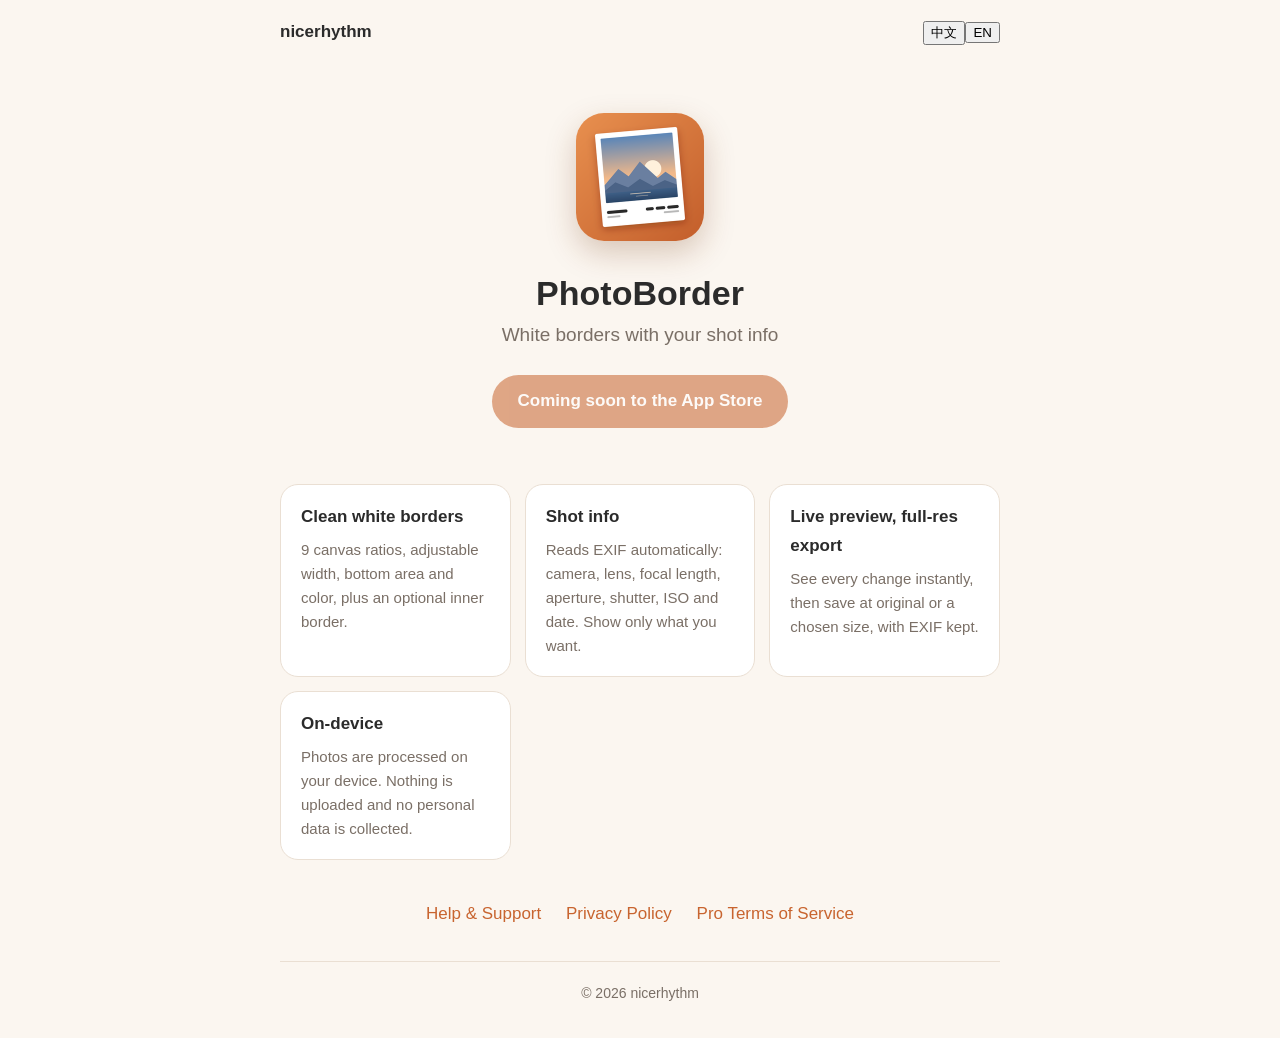
<file: zhaopianbiankuang/index.html>
<!doctype html>
<html lang="zh-Hans">
<head>
  <meta charset="utf-8">
  <meta name="viewport" content="width=device-width, initial-scale=1">
  <title>白边相框 PhotoBorder</title>
  <meta name="title-zh" content="白边相框 - 给照片加白边，印上拍摄参数">
  <meta name="title-en" content="PhotoBorder - White borders with your shot info">
  <meta name="description" content="给照片加白边，把光圈、快门、ISO 印在边框上。Add a white border to your photos and print the aperture, shutter speed and ISO underneath.">
  <link rel="icon" href="/assets/favicon.png">
  <link rel="apple-touch-icon" href="/assets/app-icon.png">
  <link rel="stylesheet" href="/assets/style.css">
  <script src="/assets/lang.js"></script>
</head>
<body>
  <div class="wrap">
    <header class="site">
      <a class="brand" href="/">nicerhythm</a>
      <div class="lang-switch"><button data-set="zh">中文</button><button data-set="en">EN</button></div>
    </header>

    <section class="hero">
      <img class="icon" src="/assets/app-icon.png" alt="">
      <h1 data-lang="zh">白边相框</h1>
      <h1 data-lang="en">PhotoBorder</h1>
      <p class="tagline" data-lang="zh">给照片加白边，印上拍摄参数</p>
      <p class="tagline" data-lang="en">White borders with your shot info</p>
      <!-- 上架后把 href 换成 App Store 链接，并去掉 disabled -->
      <a class="button disabled" href="#" data-lang="zh">即将登陆 App Store</a>
      <a class="button disabled" href="#" data-lang="en">Coming soon to the App Store</a>
    </section>

    <section class="features">
      <div class="feature">
        <h3 data-lang="zh">干净的白边</h3>
        <h3 data-lang="en">Clean white borders</h3>
        <p data-lang="zh">9 种画布比例，边框宽度、底部高度、颜色都能调，还支持双层边框。</p>
        <p data-lang="en">9 canvas ratios, adjustable width, bottom area and color, plus an optional inner border.</p>
      </div>
      <div class="feature">
        <h3 data-lang="zh">拍摄参数</h3>
        <h3 data-lang="en">Shot info</h3>
        <p data-lang="zh">自动读取 EXIF：机型、镜头、焦距、光圈、快门、ISO、时间，想显示哪项就开哪项。</p>
        <p data-lang="en">Reads EXIF automatically: camera, lens, focal length, aperture, shutter, ISO and date. Show only what you want.</p>
      </div>
      <div class="feature">
        <h3 data-lang="zh">实时预览，原图保存</h3>
        <h3 data-lang="en">Live preview, full-res export</h3>
        <p data-lang="zh">每次调整即时预览，满意后按原图或指定尺寸保存到相册，保留 EXIF。</p>
        <p data-lang="en">See every change instantly, then save at original or a chosen size, with EXIF kept.</p>
      </div>
      <div class="feature">
        <h3 data-lang="zh">本地处理</h3>
        <h3 data-lang="en">On-device</h3>
        <p data-lang="zh">照片只在你的手机上处理，不上传、不收集任何个人数据。</p>
        <p data-lang="en">Photos are processed on your device. Nothing is uploaded and no personal data is collected.</p>
      </div>
    </section>

    <div class="links">
      <a href="/zhaopianbiankuang/support/"><span data-lang="zh">帮助与支持</span><span data-lang="en">Help &amp; Support</span></a>
      <a href="/zhaopianbiankuang/privacy/"><span data-lang="zh">隐私政策</span><span data-lang="en">Privacy Policy</span></a>
      <a href="/zhaopianbiankuang/terms/"><span data-lang="zh">Pro 服务条款</span><span data-lang="en">Pro Terms of Service</span></a>
    </div>

    <footer class="site">© 2026 nicerhythm</footer>
  </div>
</body>
</html>
</file>
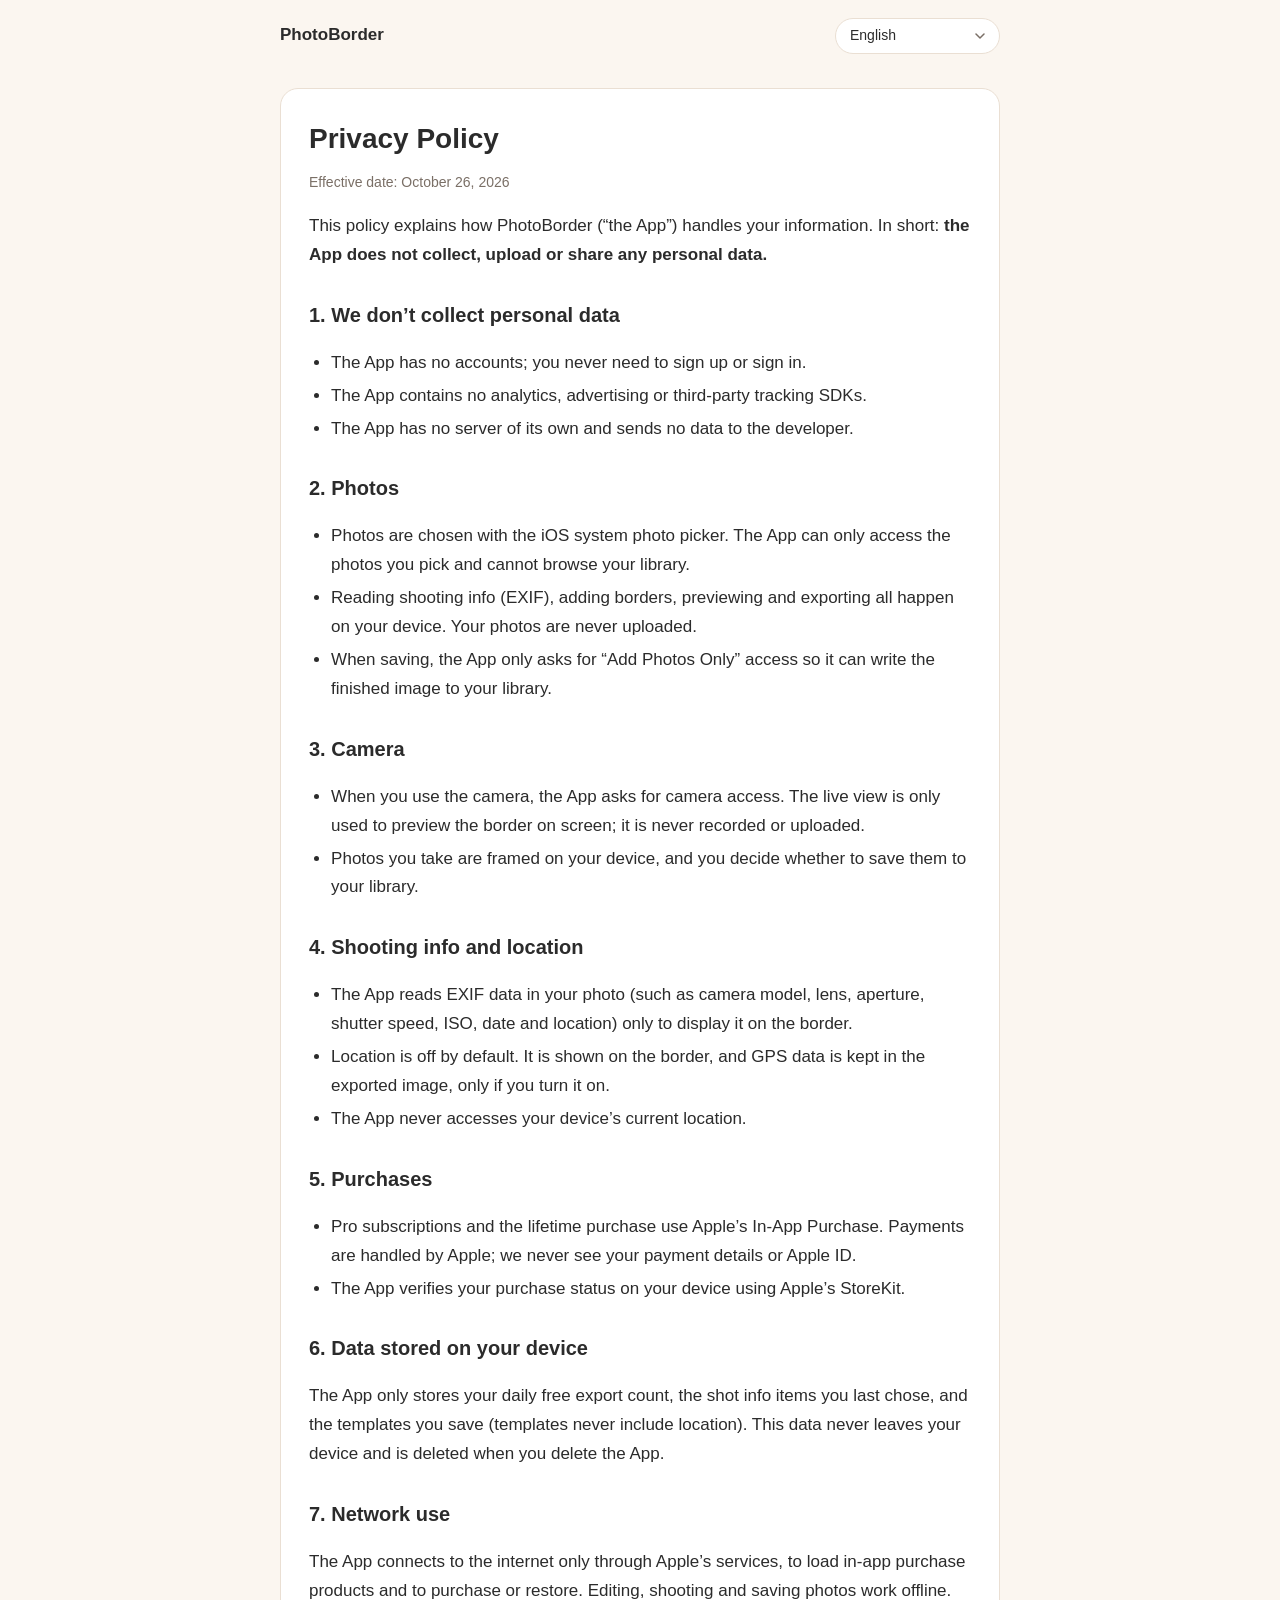
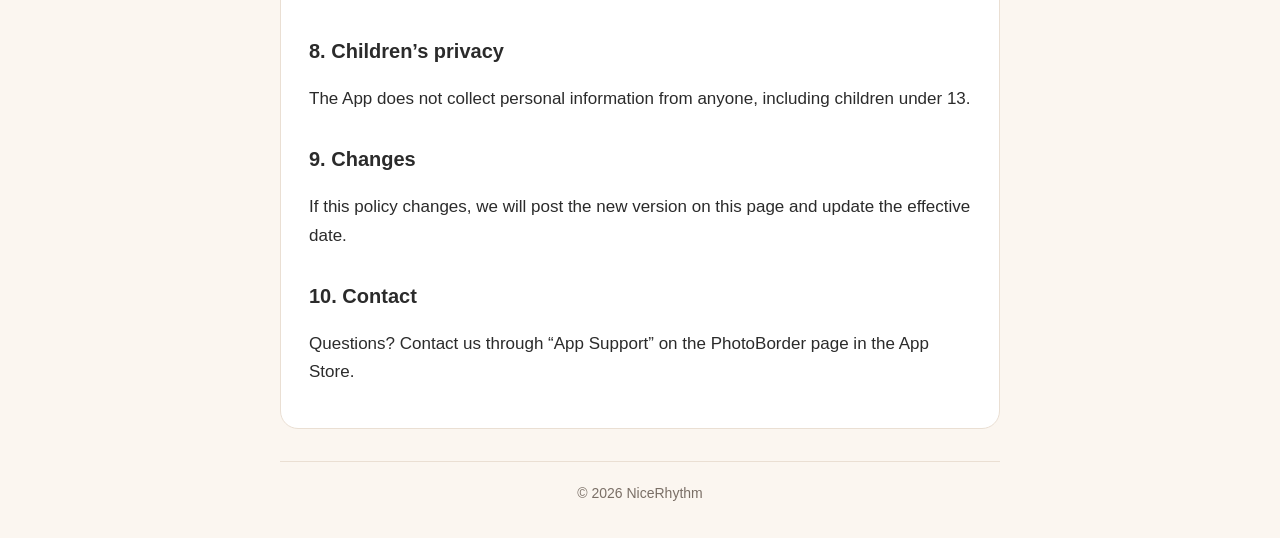
<file: PhotoBorder/privacy/index.html>
<!doctype html>
<html lang="zh-Hans" data-ui="zh-Hans">
<head>
  <meta charset="utf-8">
  <meta name="viewport" content="width=device-width, initial-scale=1">
  <title>隐私政策 - 白边相框</title>
  <meta name="title-zh-Hans" content="隐私政策 - 白边相框">
  <meta name="title-zh-Hant" content="隱私權政策 - 白邊相框">
  <meta name="title-en" content="Privacy Policy - PhotoBorder">
  <meta name="title-ja" content="プライバシーポリシー - フォトボーダー">
  <meta name="title-ko" content="개인정보 처리방침 - 포토보더">
  <meta name="title-fr" content="Politique de confidentialité - PhotoBorder">
  <meta name="title-es" content="Política de privacidad - PhotoBorder">
  <meta name="title-es-MX" content="Política de privacidad - PhotoBorder">
  <meta name="title-de" content="Datenschutzrichtlinie - PhotoBorder">
  <meta name="title-pt-BR" content="Política de privacidade - PhotoBorder">
  <meta name="title-it" content="Informativa sulla privacy - PhotoBorder">
  <meta name="title-ru" content="Политика конфиденциальности - PhotoBorder">
  <meta name="title-ar" content="سياسة الخصوصية - PhotoBorder">
  <meta name="title-th" content="นโยบายความเป็นส่วนตัว - PhotoBorder">
  <meta name="title-nl" content="Privacybeleid - PhotoBorder">
  <meta name="description" content="Add a white border to your photos and print the aperture, shutter speed and ISO underneath.">
  <link rel="icon" href="/assets/favicon.png">
  <link rel="apple-touch-icon" href="/assets/app-icon.png">
  <link rel="stylesheet" href="/assets/style.css">
  <script src="/assets/lang.js"></script>
</head>
<body>
  <div class="wrap">
    <header class="site">
      <a class="brand" href="/PhotoBorder/"><span data-lang="zh-Hans">白边相框</span><span data-lang="zh-Hant">白邊相框</span><span data-lang="en">PhotoBorder</span><span data-lang="ja">フォトボーダー</span><span data-lang="ko">포토보더</span><span data-lang="fr">PhotoBorder</span><span data-lang="es">PhotoBorder</span><span data-lang="es-MX">PhotoBorder</span><span data-lang="de">PhotoBorder</span><span data-lang="pt-BR">PhotoBorder</span><span data-lang="it">PhotoBorder</span><span data-lang="ru">PhotoBorder</span><span data-lang="ar">PhotoBorder</span><span data-lang="th">PhotoBorder</span><span data-lang="nl">PhotoBorder</span></a>
      <select class="lang-select" aria-label="Language"><option value="zh-Hans">简体中文</option><option value="zh-Hant">繁體中文</option><option value="en">English</option><option value="ja">日本語</option><option value="ko">한국어</option><option value="fr">Français</option><option value="es">Español (España)</option><option value="es-MX">Español (México)</option><option value="de">Deutsch</option><option value="pt-BR">Português (Brasil)</option><option value="it">Italiano</option><option value="ru">Русский</option><option value="ar">العربية</option><option value="th">ไทย</option><option value="nl">Nederlands</option></select>
    </header>
    <article class="card" data-lang="zh-Hans">
      <h1>隐私政策</h1>
      <p class="meta">生效日期：2026 年 10 月 26 日</p>
      <p>本政策说明“白边相框”（以下简称“本 App”）如何处理你的信息。简单来说：<strong>本 App 不收集、不上传、不分享任何个人数据。</strong></p>

      <h2>1. 我们不收集个人数据</h2>
      <ul>
        <li>本 App 没有账号系统，不需要注册或登录。</li>
        <li>本 App 不包含任何统计分析、广告或第三方追踪 SDK。</li>
        <li>本 App 没有自己的服务器，不会把任何数据发送给开发者。</li>
      </ul>

      <h2>2. 照片</h2>
      <ul>
        <li>选择照片使用的是 iOS 系统照片选择器，本 App 只能访问你选中的照片，无法浏览你的相册。</li>
        <li>读取拍摄参数（EXIF）、添加边框、生成预览和导出图片，全部在你的设备本地完成，照片不会被上传。</li>
        <li>保存图片时，本 App 只申请“添加照片”权限，用于把生成的图片写入你的相册。</li>
      </ul>

      <h2>3. 相机</h2>
      <ul>
        <li>使用拍照功能时，本 App 会请求相机权限。取景画面只用于在屏幕上实时预览边框效果，不会被录制或上传。</li>
        <li>拍下的照片在本地加上边框，由你决定是否保存到相册。</li>
      </ul>

      <h2>4. 拍摄参数与位置信息</h2>
      <ul>
        <li>本 App 会读取照片中的 EXIF 信息（如相机型号、镜头、光圈、快门、ISO、拍摄时间、拍摄位置），仅用于在边框上显示。</li>
        <li>“拍摄位置”默认关闭。只有你主动开启时，位置才会显示在边框上，导出的图片也才会保留 GPS 信息。</li>
        <li>本 App 不会获取你设备的实时定位。</li>
      </ul>

      <h2>5. 购买</h2>
      <ul>
        <li>Pro 订阅和买断通过 Apple 的 App 内购买完成，付款由 Apple 处理，我们无法获取你的支付信息或 Apple ID。</li>
        <li>本 App 通过 Apple 的 StoreKit 在设备上校验购买状态。</li>
      </ul>

      <h2>6. 存储在设备上的数据</h2>
      <p>本 App 只在你的设备上保存每日免费导出次数、你上次选择的参数项，以及你保存的模板（模板不包含位置信息）。这些数据不会离开你的设备，删除本 App 后即被清除。</p>

      <h2>7. 网络使用</h2>
      <p>本 App 只在加载内购商品、购买或恢复购买时，通过 Apple 的服务联网。编辑、拍照和保存照片不需要网络。</p>

      <h2>8. 儿童隐私</h2>
      <p>本 App 不收集任何人的个人信息，包括 13 岁以下的儿童。</p>

      <h2>9. 政策变更</h2>
      <p>如本政策有更新，我们会在本页面发布新版本并更新生效日期。</p>

      <h2>10. 联系我们</h2>
      <p>如有任何问题，可在 App Store 的白边相框页面通过「App 支持」联系我们。</p>
    </article>
    <article class="card" data-lang="zh-Hant">
      <h1>隱私權政策</h1>
      <p class="meta">生效日期：2026 年 10 月 26 日</p>
      <p>本政策說明「白邊相框」（以下簡稱「本 App」）如何處理你的資訊。簡單來說：<strong>本 App 不收集、不上傳、不分享任何個人資料。</strong></p>

      <h2>1. 我們不收集個人資料</h2>
      <ul>
        <li>本 App 沒有帳號系統，不需要註冊或登入。</li>
        <li>本 App 不包含任何統計分析、廣告或第三方追蹤 SDK。</li>
        <li>本 App 沒有自己的伺服器，不會把任何資料傳送給開發者。</li>
      </ul>

      <h2>2. 照片</h2>
      <ul>
        <li>選擇照片使用的是 iOS 系統照片選擇器，本 App 只能存取你選取的照片，無法瀏覽你的相簿。</li>
        <li>讀取拍攝參數（EXIF）、加上邊框、產生預覽和匯出圖片，全部在你的裝置本機完成，照片不會被上傳。</li>
        <li>儲存圖片時，本 App 只要求「僅限加入照片」權限，用於把產生的圖片寫入你的相簿。</li>
      </ul>

      <h2>3. 相機</h2>
      <ul>
        <li>使用拍照功能時，本 App 會要求相機權限。取景畫面只用於在螢幕上即時預覽邊框效果，不會被錄製或上傳。</li>
        <li>拍下的照片在本機加上邊框，由你決定是否儲存到相簿。</li>
      </ul>

      <h2>4. 拍攝參數與位置資訊</h2>
      <ul>
        <li>本 App 會讀取照片中的 EXIF 資訊（如相機型號、鏡頭、光圈、快門、ISO、拍攝時間、拍攝位置），僅用於在邊框上顯示。</li>
        <li>「拍攝位置」預設關閉。只有你主動開啟時，位置才會顯示在邊框上，匯出的圖片也才會保留 GPS 資訊。</li>
        <li>本 App 不會取得你裝置的即時定位。</li>
      </ul>

      <h2>5. 購買</h2>
      <ul>
        <li>Pro 訂閱和買斷透過 Apple 的 App 內購買完成，付款由 Apple 處理，我們無法取得你的付款資訊或 Apple ID。</li>
        <li>本 App 透過 Apple 的 StoreKit 在裝置上驗證購買狀態。</li>
      </ul>

      <h2>6. 儲存在裝置上的資料</h2>
      <p>本 App 只在你的裝置上儲存每日免費匯出次數、你上次選擇的參數項目，以及你儲存的範本（範本不包含位置資訊）。這些資料不會離開你的裝置，刪除本 App 後即被清除。</p>

      <h2>7. 網路使用</h2>
      <p>本 App 只在載入 App 內購買項目、購買或回復購買時，透過 Apple 的服務連網。編輯、拍照和儲存照片不需要網路。</p>

      <h2>8. 兒童隱私</h2>
      <p>本 App 不收集任何人的個人資訊，包括 13 歲以下的兒童。</p>

      <h2>9. 政策變更</h2>
      <p>如本政策有更新，我們會在本頁面發布新版本並更新生效日期。</p>

      <h2>10. 聯絡我們</h2>
      <p>如有任何問題，可在 App Store 的白邊相框頁面透過「App 支援」聯絡我們。</p>
    </article>
    <article class="card" data-lang="en">
      <h1>Privacy Policy</h1>
      <p class="meta">Effective date: October 26, 2026</p>
      <p>This policy explains how PhotoBorder (“the App”) handles your information. In short: <strong>the App does not collect, upload or share any personal data.</strong></p>

      <h2>1. We don’t collect personal data</h2>
      <ul>
        <li>The App has no accounts; you never need to sign up or sign in.</li>
        <li>The App contains no analytics, advertising or third-party tracking SDKs.</li>
        <li>The App has no server of its own and sends no data to the developer.</li>
      </ul>

      <h2>2. Photos</h2>
      <ul>
        <li>Photos are chosen with the iOS system photo picker. The App can only access the photos you pick and cannot browse your library.</li>
        <li>Reading shooting info (EXIF), adding borders, previewing and exporting all happen on your device. Your photos are never uploaded.</li>
        <li>When saving, the App only asks for “Add Photos Only” access so it can write the finished image to your library.</li>
      </ul>

      <h2>3. Camera</h2>
      <ul>
        <li>When you use the camera, the App asks for camera access. The live view is only used to preview the border on screen; it is never recorded or uploaded.</li>
        <li>Photos you take are framed on your device, and you decide whether to save them to your library.</li>
      </ul>

      <h2>4. Shooting info and location</h2>
      <ul>
        <li>The App reads EXIF data in your photo (such as camera model, lens, aperture, shutter speed, ISO, date and location) only to display it on the border.</li>
        <li>Location is off by default. It is shown on the border, and GPS data is kept in the exported image, only if you turn it on.</li>
        <li>The App never accesses your device’s current location.</li>
      </ul>

      <h2>5. Purchases</h2>
      <ul>
        <li>Pro subscriptions and the lifetime purchase use Apple’s In-App Purchase. Payments are handled by Apple; we never see your payment details or Apple ID.</li>
        <li>The App verifies your purchase status on your device using Apple’s StoreKit.</li>
      </ul>

      <h2>6. Data stored on your device</h2>
      <p>The App only stores your daily free export count, the shot info items you last chose, and the templates you save (templates never include location). This data never leaves your device and is deleted when you delete the App.</p>

      <h2>7. Network use</h2>
      <p>The App connects to the internet only through Apple’s services, to load in-app purchase products and to purchase or restore. Editing, shooting and saving photos work offline.</p>

      <h2>8. Children’s privacy</h2>
      <p>The App does not collect personal information from anyone, including children under 13.</p>

      <h2>9. Changes</h2>
      <p>If this policy changes, we will post the new version on this page and update the effective date.</p>

      <h2>10. Contact</h2>
      <p>Questions? Contact us through “App Support” on the PhotoBorder page in the App Store.</p>
    </article>
    <article class="card" data-lang="ja">
      <h1>プライバシーポリシー</h1>
      <p class="meta">施行日：2026 年 10 月 26 日</p>
      <p>このポリシーは、フォトボーダー（以下「本アプリ」）がお客様の情報をどのように扱うかを説明するものです。要約すると、<strong>本アプリは個人データを収集、アップロード、共有しません。</strong></p>

      <h2>1. 個人データを収集しません</h2>
      <ul>
        <li>本アプリにはアカウントがなく、登録やサインインは不要です。</li>
        <li>本アプリには、解析、広告、第三者のトラッキング SDK は含まれていません。</li>
        <li>本アプリには独自のサーバーがなく、開発者にデータを送信することはありません。</li>
      </ul>

      <h2>2. 写真</h2>
      <ul>
        <li>写真の選択には iOS の標準フォトピッカーを使用します。本アプリがアクセスできるのは選択した写真だけで、ライブラリを閲覧することはできません。</li>
        <li>撮影情報（EXIF）の読み取り、フチの追加、プレビューと書き出しはすべてデバイス上で行われ、写真がアップロードされることはありません。</li>
        <li>保存時には、完成した画像をライブラリに書き込むため「写真の追加のみ」へのアクセスだけを求めます。</li>
      </ul>

      <h2>3. カメラ</h2>
      <ul>
        <li>カメラを使うとき、本アプリはカメラへのアクセスを求めます。ライブビューは画面上でフチをプレビューするためだけに使われ、録画やアップロードはされません。</li>
        <li>撮影した写真はデバイス上でフチが付けられ、ライブラリに保存するかどうかはお客様が決めます。</li>
      </ul>

      <h2>4. 撮影情報と位置情報</h2>
      <ul>
        <li>本アプリは、写真の EXIF データ（カメラの機種、レンズ、絞り、シャッタースピード、ISO、日時、撮影場所など）を、フチに表示するためだけに読み取ります。</li>
        <li>「撮影場所」は初期設定でオフです。オンにした場合に限り、位置情報がフチに表示され、書き出した画像に GPS データが残ります。</li>
        <li>本アプリがデバイスの現在地にアクセスすることはありません。</li>
      </ul>

      <h2>5. 購入</h2>
      <ul>
        <li>Pro のサブスクリプションと買い切りは Apple の App 内課金を利用します。支払いは Apple が処理し、当方がお支払い情報や Apple ID を知ることはありません。</li>
        <li>本アプリは Apple の StoreKit を使い、デバイス上で購入状況を確認します。</li>
      </ul>

      <h2>6. デバイスに保存されるデータ</h2>
      <p>本アプリがデバイスに保存するのは、1 日の無料書き出し回数、最後に選んだ撮影情報の項目、保存したテンプレート（位置情報は含みません）だけです。これらのデータがデバイスの外に出ることはなく、本アプリを削除すると消去されます。</p>

      <h2>7. ネットワークの利用</h2>
      <p>本アプリがインターネットに接続するのは、App 内課金の商品を読み込むときと、購入または復元するときに Apple のサービスを通じてだけです。編集、撮影、写真の保存はオフラインで使えます。</p>

      <h2>8. 子どものプライバシー</h2>
      <p>本アプリは、13 歳未満の子どもを含め、誰の個人情報も収集しません。</p>

      <h2>9. 変更</h2>
      <p>このポリシーを変更する場合は、このページに新しい版を掲載し、施行日を更新します。</p>

      <h2>10. お問い合わせ</h2>
      <p>ご質問は、App Store のフォトボーダーのページにある「Appサポート」からお問い合わせください。</p>
    </article>
    <article class="card" data-lang="ko">
      <h1>개인정보 처리방침</h1>
      <p class="meta">시행일: 2026년 10월 26일</p>
      <p>이 방침은 포토보더(이하 ‘앱’)가 사용자의 정보를 어떻게 처리하는지 설명합니다. 요약하면 <strong>앱은 어떠한 개인 데이터도 수집, 업로드, 공유하지 않습니다.</strong></p>

      <h2>1. 개인 데이터를 수집하지 않습니다</h2>
      <ul>
        <li>앱에는 계정이 없으며, 가입하거나 로그인할 필요가 없습니다.</li>
        <li>앱에는 분석, 광고 또는 제3자 추적 SDK가 포함되어 있지 않습니다.</li>
        <li>앱에는 자체 서버가 없으며, 개발자에게 어떠한 데이터도 보내지 않습니다.</li>
      </ul>

      <h2>2. 사진</h2>
      <ul>
        <li>사진은 iOS 기본 사진 선택기로 고릅니다. 앱은 사용자가 선택한 사진에만 접근할 수 있으며 보관함을 둘러볼 수 없습니다.</li>
        <li>촬영 정보(EXIF) 읽기, 테두리 추가, 미리 보기와 내보내기는 모두 기기에서 이루어지며 사진은 업로드되지 않습니다.</li>
        <li>저장할 때 앱은 완성된 이미지를 보관함에 쓰기 위해 ‘사진 추가만 허용’ 권한만 요청합니다.</li>
      </ul>

      <h2>3. 카메라</h2>
      <ul>
        <li>카메라를 사용할 때 앱은 카메라 접근 권한을 요청합니다. 실시간 화면은 테두리를 화면에서 미리 보는 데에만 쓰이며, 녹화되거나 업로드되지 않습니다.</li>
        <li>촬영한 사진은 기기에서 테두리가 적용되며, 보관함에 저장할지는 사용자가 결정합니다.</li>
      </ul>

      <h2>4. 촬영 정보와 위치</h2>
      <ul>
        <li>앱은 사진의 EXIF 데이터(카메라 기종, 렌즈, 조리개, 셔터 속도, ISO, 날짜, 위치 등)를 테두리에 표시하기 위해서만 읽습니다.</li>
        <li>‘촬영 위치’는 기본적으로 꺼져 있습니다. 직접 켠 경우에만 위치가 테두리에 표시되고, 내보낸 이미지에 GPS 데이터가 남습니다.</li>
        <li>앱은 기기의 현재 위치에 접근하지 않습니다.</li>
      </ul>

      <h2>5. 구입</h2>
      <ul>
        <li>Pro 구독과 평생 이용권은 Apple의 앱 내 구입을 사용합니다. 결제는 Apple이 처리하며, 저희는 결제 정보나 Apple ID를 알 수 없습니다.</li>
        <li>앱은 Apple의 StoreKit으로 기기에서 구입 상태를 확인합니다.</li>
      </ul>

      <h2>6. 기기에 저장되는 데이터</h2>
      <p>앱은 하루 무료 내보내기 횟수, 마지막으로 선택한 촬영 정보 항목, 저장한 템플릿(위치 정보는 포함하지 않음)만 기기에 저장합니다. 이 데이터는 기기 밖으로 나가지 않으며, 앱을 삭제하면 함께 지워집니다.</p>

      <h2>7. 네트워크 사용</h2>
      <p>앱은 앱 내 구입 상품을 불러오거나 구입·복원할 때에만 Apple의 서비스를 통해 인터넷에 연결합니다. 편집, 촬영, 사진 저장은 오프라인에서도 됩니다.</p>

      <h2>8. 아동의 개인정보</h2>
      <p>앱은 13세 미만 아동을 포함해 누구의 개인정보도 수집하지 않습니다.</p>

      <h2>9. 변경</h2>
      <p>이 방침이 변경되면 새 버전을 이 페이지에 게시하고 시행일을 업데이트합니다.</p>

      <h2>10. 문의</h2>
      <p>문의 사항은 App Store의 포토보더 페이지에서 ‘앱 지원’을 통해 연락해 주세요.</p>
    </article>
    <article class="card" data-lang="fr">
      <h1>Politique de confidentialité</h1>
      <p class="meta">Date d’entrée en vigueur : 26 octobre 2026</p>
      <p>Cette politique explique comment PhotoBorder (« l’app ») traite vos informations. En bref : <strong>l’app ne collecte, n’envoie et ne partage aucune donnée personnelle.</strong></p>

      <h2>1. Nous ne collectons aucune donnée personnelle</h2>
      <ul>
        <li>L’app n’a pas de compte : aucune inscription ni connexion n’est nécessaire.</li>
        <li>L’app ne contient aucun SDK d’analyse, de publicité ou de suivi tiers.</li>
        <li>L’app n’a pas de serveur et n’envoie aucune donnée au développeur.</li>
      </ul>

      <h2>2. Photos</h2>
      <ul>
        <li>Les photos sont choisies avec le sélecteur de photos d’iOS. L’app n’accède qu’aux photos que vous choisissez et ne peut pas parcourir votre photothèque.</li>
        <li>La lecture des infos de prise de vue (EXIF), l’ajout de la bordure, l’aperçu et l’export se font sur votre appareil. Vos photos ne sont jamais envoyées.</li>
        <li>Pour enregistrer, l’app demande uniquement l’accès « Ajouter des photos uniquement » afin d’écrire l’image finale dans votre photothèque.</li>
      </ul>

      <h2>3. Appareil photo</h2>
      <ul>
        <li>Quand vous utilisez l’appareil photo, l’app demande l’accès à la caméra. L’image en direct sert uniquement à prévisualiser la bordure à l’écran ; elle n’est jamais enregistrée ni envoyée.</li>
        <li>Les photos que vous prenez sont encadrées sur votre appareil, et vous décidez si vous les enregistrez dans votre photothèque.</li>
      </ul>

      <h2>4. Infos de prise de vue et localisation</h2>
      <ul>
        <li>L’app lit les données EXIF de votre photo (modèle d’appareil, objectif, ouverture, vitesse, ISO, date, lieu…) uniquement pour les afficher sur la bordure.</li>
        <li>Le lieu est désactivé par défaut. Il n’apparaît sur la bordure, et les données GPS ne sont conservées dans l’image exportée, que si vous l’activez.</li>
        <li>L’app n’accède jamais à la position actuelle de votre appareil.</li>
      </ul>

      <h2>5. Achats</h2>
      <ul>
        <li>Les abonnements Pro et l’achat à vie passent par les achats intégrés d’Apple. Les paiements sont traités par Apple ; nous ne voyons jamais vos données de paiement ni votre identifiant Apple.</li>
        <li>L’app vérifie votre statut d’achat sur votre appareil avec StoreKit d’Apple.</li>
      </ul>

      <h2>6. Données stockées sur votre appareil</h2>
      <p>L’app stocke uniquement votre nombre d’exports gratuits du jour, les infos de prise de vue choisies la dernière fois et les modèles que vous enregistrez (les modèles n’incluent jamais le lieu). Ces données ne quittent jamais votre appareil et sont supprimées avec l’app.</p>

      <h2>7. Utilisation du réseau</h2>
      <p>L’app ne se connecte à Internet que via les services d’Apple, pour charger les achats intégrés et pour acheter ou restaurer. Retoucher, photographier et enregistrer fonctionnent hors ligne.</p>

      <h2>8. Confidentialité des enfants</h2>
      <p>L’app ne collecte d’informations personnelles auprès de personne, y compris les enfants de moins de 13 ans.</p>

      <h2>9. Modifications</h2>
      <p>Si cette politique change, nous publierons la nouvelle version sur cette page et mettrons à jour la date d’entrée en vigueur.</p>

      <h2>10. Contact</h2>
      <p>Une question ? Contactez-nous via « Assistance de l’app » sur la page PhotoBorder de l’App Store.</p>
    </article>
    <article class="card" data-lang="es">
      <h1>Política de privacidad</h1>
      <p class="meta">Fecha de entrada en vigor: 26 de octubre de 2026</p>
      <p>Esta política explica cómo PhotoBorder («la app») trata tu información. En resumen: <strong>la app no recopila, sube ni comparte ningún dato personal.</strong></p>

      <h2>1. No recopilamos datos personales</h2>
      <ul>
        <li>La app no tiene cuentas; nunca necesitas registrarte ni iniciar sesión.</li>
        <li>La app no contiene SDK de analítica, publicidad ni seguimiento de terceros.</li>
        <li>La app no tiene servidor propio y no envía ningún dato al desarrollador.</li>
      </ul>

      <h2>2. Fotos</h2>
      <ul>
        <li>Las fotos se eligen con el selector de fotos de iOS. La app solo puede acceder a las fotos que eliges y no puede explorar tu fototeca.</li>
        <li>La lectura de los datos de la toma (EXIF), el borde, la vista previa y la exportación se hacen en tu dispositivo. Tus fotos nunca se suben.</li>
        <li>Al guardar, la app solo pide el acceso «Solo añadir fotos» para escribir la imagen terminada en tu fototeca.</li>
      </ul>

      <h2>3. Cámara</h2>
      <ul>
        <li>Cuando usas la cámara, la app pide acceso a ella. La imagen en directo solo se usa para previsualizar el borde en pantalla; nunca se graba ni se sube.</li>
        <li>Las fotos que tomas se enmarcan en tu dispositivo y tú decides si guardarlas en tu fototeca.</li>
      </ul>

      <h2>4. Datos de la toma y ubicación</h2>
      <ul>
        <li>La app lee los datos EXIF de tu foto (modelo de cámara, objetivo, apertura, velocidad, ISO, fecha, ubicación…) solo para mostrarlos en el borde.</li>
        <li>La ubicación está desactivada por defecto. Solo aparece en el borde, y los datos GPS se conservan en la imagen exportada, si la activas.</li>
        <li>La app nunca accede a la ubicación actual de tu dispositivo.</li>
      </ul>

      <h2>5. Compras</h2>
      <ul>
        <li>Las suscripciones Pro y la compra de por vida usan las compras dentro de la app de Apple. Apple gestiona los pagos; nunca vemos tus datos de pago ni tu Apple ID.</li>
        <li>La app verifica el estado de tu compra en el dispositivo con StoreKit de Apple.</li>
      </ul>

      <h2>6. Datos guardados en tu dispositivo</h2>
      <p>La app solo guarda tu número de exportaciones gratuitas del día, los datos de la toma que elegiste la última vez y las plantillas que guardas (las plantillas nunca incluyen la ubicación). Estos datos nunca salen de tu dispositivo y se borran al eliminar la app.</p>

      <h2>7. Uso de la red</h2>
      <p>La app solo se conecta a internet a través de los servicios de Apple, para cargar las compras dentro de la app y para comprar o restaurar. Editar, fotografiar y guardar funcionan sin conexión.</p>

      <h2>8. Privacidad de los menores</h2>
      <p>La app no recopila información personal de nadie, incluidos los menores de 13 años.</p>

      <h2>9. Cambios</h2>
      <p>Si esta política cambia, publicaremos la nueva versión en esta página y actualizaremos la fecha de entrada en vigor.</p>

      <h2>10. Contacto</h2>
      <p>¿Tienes alguna pregunta? Contáctanos desde «Soporte de la app» en la página de PhotoBorder en el App Store.</p>
    </article>
    <article class="card" data-lang="es-MX">
      <h1>Política de privacidad</h1>
      <p class="meta">Fecha de entrada en vigor: 26 de octubre de 2026</p>
      <p>Esta política explica cómo PhotoBorder (“la app”) trata tu información. En resumen: <strong>la app no recopila, sube ni comparte ningún dato personal.</strong></p>

      <h2>1. No recopilamos datos personales</h2>
      <ul>
        <li>La app no tiene cuentas; nunca necesitas registrarte ni iniciar sesión.</li>
        <li>La app no contiene SDK de analítica, publicidad ni seguimiento de terceros.</li>
        <li>La app no tiene servidor propio y no envía ningún dato al desarrollador.</li>
      </ul>

      <h2>2. Fotos</h2>
      <ul>
        <li>Las fotos se eligen con el selector de fotos de iOS. La app solo puede acceder a las fotos que eliges y no puede explorar tu biblioteca de fotos.</li>
        <li>La lectura de los datos de la toma (EXIF), el borde, la vista previa y la exportación se hacen en tu dispositivo. Tus fotos nunca se suben.</li>
        <li>Al guardar, la app solo pide el acceso “Solo agregar fotos” para escribir la imagen terminada en tu biblioteca de fotos.</li>
      </ul>

      <h2>3. Cámara</h2>
      <ul>
        <li>Cuando usas la cámara, la app pide acceso a ella. La imagen en vivo solo se usa para previsualizar el borde en pantalla; nunca se graba ni se sube.</li>
        <li>Las fotos que tomas se enmarcan en tu dispositivo y tú decides si guardarlas en tu biblioteca de fotos.</li>
      </ul>

      <h2>4. Datos de la toma y ubicación</h2>
      <ul>
        <li>La app lee los datos EXIF de tu foto (modelo de cámara, lente, apertura, velocidad, ISO, fecha, ubicación…) solo para mostrarlos en el borde.</li>
        <li>La ubicación está desactivada por defecto. Solo aparece en el borde, y los datos GPS se conservan en la imagen exportada, si la activas.</li>
        <li>La app nunca accede a la ubicación actual de tu dispositivo.</li>
      </ul>

      <h2>5. Compras</h2>
      <ul>
        <li>Las suscripciones Pro y la compra de por vida usan las compras dentro de la app de Apple. Apple administra los pagos; nunca vemos tus datos de pago ni tu Apple ID.</li>
        <li>La app verifica el estado de tu compra en el dispositivo con StoreKit de Apple.</li>
      </ul>

      <h2>6. Datos guardados en tu dispositivo</h2>
      <p>La app solo guarda tu número de exportaciones gratuitas del día, los datos de la toma que elegiste la última vez y las plantillas que guardas (las plantillas nunca incluyen la ubicación). Estos datos nunca salen de tu dispositivo y se borran al eliminar la app.</p>

      <h2>7. Uso de la red</h2>
      <p>La app solo se conecta a internet a través de los servicios de Apple, para cargar las compras dentro de la app y para comprar o restaurar. Editar, fotografiar y guardar funcionan sin conexión.</p>

      <h2>8. Privacidad de los menores</h2>
      <p>La app no recopila información personal de nadie, incluidos los menores de 13 años.</p>

      <h2>9. Cambios</h2>
      <p>Si esta política cambia, publicaremos la nueva versión en esta página y actualizaremos la fecha de entrada en vigor.</p>

      <h2>10. Contacto</h2>
      <p>¿Tienes alguna pregunta? Contáctanos desde “Soporte de la app” en la página de PhotoBorder en el App Store.</p>
    </article>
    <article class="card" data-lang="de">
      <h1>Datenschutzrichtlinie</h1>
      <p class="meta">Gültig ab: 26. Oktober 2026</p>
      <p>Diese Richtlinie erklärt, wie PhotoBorder („die App“) mit deinen Informationen umgeht. Kurz gesagt: <strong>Die App erfasst, überträgt und teilt keine personenbezogenen Daten.</strong></p>

      <h2>1. Wir erfassen keine personenbezogenen Daten</h2>
      <ul>
        <li>Die App hat keine Accounts; du musst dich nie registrieren oder anmelden.</li>
        <li>Die App enthält keine Analyse-, Werbe- oder Tracking-SDKs von Drittanbietern.</li>
        <li>Die App hat keinen eigenen Server und sendet keine Daten an den Entwickler.</li>
      </ul>

      <h2>2. Fotos</h2>
      <ul>
        <li>Fotos werden mit der Fotoauswahl von iOS gewählt. Die App kann nur auf die ausgewählten Fotos zugreifen und deine Mediathek nicht durchsuchen.</li>
        <li>Das Lesen der Aufnahmedaten (EXIF), der Rahmen, die Vorschau und der Export finden auf deinem Gerät statt. Deine Fotos werden nie hochgeladen.</li>
        <li>Beim Sichern fragt die App nur nach dem Zugriff „Nur Fotos hinzufügen“, um das fertige Bild in deiner Mediathek zu speichern.</li>
      </ul>

      <h2>3. Kamera</h2>
      <ul>
        <li>Wenn du die Kamera nutzt, fragt die App nach Kamerazugriff. Das Livebild dient nur dazu, den Rahmen auf dem Bildschirm in der Vorschau zu zeigen; es wird nie aufgezeichnet oder hochgeladen.</li>
        <li>Aufgenommene Fotos werden auf deinem Gerät gerahmt, und du entscheidest, ob du sie in deiner Mediathek sicherst.</li>
      </ul>

      <h2>4. Aufnahmedaten und Ort</h2>
      <ul>
        <li>Die App liest die EXIF-Daten deines Fotos (z. B. Kameramodell, Objektiv, Blende, Belichtungszeit, ISO, Datum und Ort) nur, um sie auf dem Rahmen anzuzeigen.</li>
        <li>Der Ort ist standardmäßig ausgeschaltet. Nur wenn du ihn einschaltest, erscheint er auf dem Rahmen und bleiben GPS-Daten im exportierten Bild erhalten.</li>
        <li>Die App greift nie auf den aktuellen Standort deines Geräts zu.</li>
      </ul>

      <h2>5. Käufe</h2>
      <ul>
        <li>Pro-Abos und der Lifetime-Kauf nutzen Apples In-App-Käufe. Zahlungen werden von Apple abgewickelt; wir sehen weder deine Zahlungsdaten noch deine Apple-ID.</li>
        <li>Die App prüft deinen Kaufstatus auf dem Gerät mit Apples StoreKit.</li>
      </ul>

      <h2>6. Auf deinem Gerät gespeicherte Daten</h2>
      <p>Die App speichert nur die Anzahl deiner heutigen kostenlosen Exporte, die zuletzt gewählten Aufnahmedaten und die Vorlagen, die du sicherst (Vorlagen enthalten nie den Ort). Diese Daten verlassen dein Gerät nie und werden mit der App gelöscht.</p>

      <h2>7. Netzwerknutzung</h2>
      <p>Die App verbindet sich nur über Apples Dienste mit dem Internet, um In-App-Käufe zu laden und zu kaufen oder wiederherzustellen. Bearbeiten, Fotografieren und Sichern funktionieren offline.</p>

      <h2>8. Datenschutz für Kinder</h2>
      <p>Die App erfasst von niemandem personenbezogene Informationen, auch nicht von Kindern unter 13 Jahren.</p>

      <h2>9. Änderungen</h2>
      <p>Wenn sich diese Richtlinie ändert, veröffentlichen wir die neue Version auf dieser Seite und aktualisieren das Datum.</p>

      <h2>10. Kontakt</h2>
      <p>Fragen? Kontaktiere uns über „App-Support“ auf der PhotoBorder-Seite im App Store.</p>
    </article>
    <article class="card" data-lang="pt-BR">
      <h1>Política de privacidade</h1>
      <p class="meta">Vigente a partir de: 26 de outubro de 2026</p>
      <p>Esta política explica como o PhotoBorder (“o app”) trata suas informações. Em resumo: <strong>o app não coleta, envia nem compartilha nenhum dado pessoal.</strong></p>

      <h2>1. Não coletamos dados pessoais</h2>
      <ul>
        <li>O app não tem contas; você nunca precisa se cadastrar nem entrar.</li>
        <li>O app não contém SDKs de análise, publicidade ou rastreamento de terceiros.</li>
        <li>O app não tem servidor próprio e não envia nenhum dado ao desenvolvedor.</li>
      </ul>

      <h2>2. Fotos</h2>
      <ul>
        <li>As fotos são escolhidas com o seletor de fotos do iOS. O app só acessa as fotos que você escolhe e não consegue navegar pela sua fototeca.</li>
        <li>A leitura dos dados da foto (EXIF), a borda, a pré-visualização e a exportação acontecem no seu dispositivo. Suas fotos nunca são enviadas.</li>
        <li>Ao salvar, o app pede apenas o acesso “Somente Adicionar Fotos” para gravar a imagem final na sua fototeca.</li>
      </ul>

      <h2>3. Câmera</h2>
      <ul>
        <li>Ao usar a câmera, o app pede acesso a ela. A imagem ao vivo serve apenas para pré-visualizar a borda na tela; ela nunca é gravada nem enviada.</li>
        <li>As fotos que você tira recebem a borda no dispositivo, e você decide se quer salvá-las na fototeca.</li>
      </ul>

      <h2>4. Dados da foto e localização</h2>
      <ul>
        <li>O app lê os dados EXIF da sua foto (como modelo da câmera, lente, abertura, velocidade, ISO, data e local) apenas para exibi-los na borda.</li>
        <li>O local vem desativado. Ele só aparece na borda, e os dados de GPS só ficam na imagem exportada, se você ativá-lo.</li>
        <li>O app nunca acessa a localização atual do seu dispositivo.</li>
      </ul>

      <h2>5. Compras</h2>
      <ul>
        <li>As assinaturas Pro e a compra vitalícia usam as Compras no App da Apple. Os pagamentos são processados pela Apple; nunca vemos seus dados de pagamento nem seu ID Apple.</li>
        <li>O app verifica o status da compra no dispositivo com o StoreKit da Apple.</li>
      </ul>

      <h2>6. Dados armazenados no dispositivo</h2>
      <p>O app armazena apenas o número de exportações gratuitas do dia, os dados da foto que você escolheu por último e os modelos que você salva (os modelos nunca incluem o local). Esses dados nunca saem do seu dispositivo e são apagados quando você apaga o app.</p>

      <h2>7. Uso da rede</h2>
      <p>O app só se conecta à internet pelos serviços da Apple, para carregar as compras no app e para comprar ou restaurar. Editar, fotografar e salvar funcionam offline.</p>

      <h2>8. Privacidade de crianças</h2>
      <p>O app não coleta informações pessoais de ninguém, incluindo crianças com menos de 13 anos.</p>

      <h2>9. Alterações</h2>
      <p>Se esta política mudar, publicaremos a nova versão nesta página e atualizaremos a data de vigência.</p>

      <h2>10. Contato</h2>
      <p>Dúvidas? Fale com a gente pelo “Suporte do app” na página do PhotoBorder na App Store.</p>
    </article>
    <article class="card" data-lang="it">
      <h1>Informativa sulla privacy</h1>
      <p class="meta">In vigore dal: 26 ottobre 2026</p>
      <p>Questa informativa spiega come PhotoBorder (“l’app”) tratta le tue informazioni. In breve: <strong>l’app non raccoglie, carica né condivide alcun dato personale.</strong></p>

      <h2>1. Non raccogliamo dati personali</h2>
      <ul>
        <li>L’app non ha account: non devi mai registrarti né accedere.</li>
        <li>L’app non contiene SDK di analisi, pubblicità o tracciamento di terze parti.</li>
        <li>L’app non ha un proprio server e non invia alcun dato allo sviluppatore.</li>
      </ul>

      <h2>2. Foto</h2>
      <ul>
        <li>Le foto si scelgono con il selettore di foto di iOS. L’app può accedere solo alle foto che scegli e non può sfogliare la tua libreria.</li>
        <li>La lettura dei dati di scatto (EXIF), il bordo, l’anteprima e l’esportazione avvengono sul tuo dispositivo. Le tue foto non vengono mai caricate.</li>
        <li>Per salvare, l’app chiede solo l’accesso “Aggiungi solo foto” per scrivere l’immagine finita nella tua libreria.</li>
      </ul>

      <h2>3. Fotocamera</h2>
      <ul>
        <li>Quando usi la fotocamera, l’app chiede l’accesso alla fotocamera. L’immagine dal vivo serve solo per l’anteprima del bordo sullo schermo; non viene mai registrata né caricata.</li>
        <li>Le foto che scatti vengono incorniciate sul dispositivo e sei tu a decidere se salvarle nella libreria.</li>
      </ul>

      <h2>4. Dati di scatto e luogo</h2>
      <ul>
        <li>L’app legge i dati EXIF della foto (come modello di fotocamera, obiettivo, apertura, tempo di posa, ISO, data e luogo) solo per mostrarli sul bordo.</li>
        <li>Il luogo è disattivato per impostazione predefinita. Compare sul bordo, e i dati GPS restano nell’immagine esportata, solo se lo attivi.</li>
        <li>L’app non accede mai alla posizione attuale del dispositivo.</li>
      </ul>

      <h2>5. Acquisti</h2>
      <ul>
        <li>Gli abbonamenti Pro e l’acquisto a vita usano gli acquisti in-app di Apple. I pagamenti sono gestiti da Apple; non vediamo mai i tuoi dati di pagamento né il tuo ID Apple.</li>
        <li>L’app verifica lo stato dell’acquisto sul dispositivo con StoreKit di Apple.</li>
      </ul>

      <h2>6. Dati salvati sul dispositivo</h2>
      <p>L’app salva solo il numero di esportazioni gratuite del giorno, i dati di scatto scelti l’ultima volta e i modelli che salvi (i modelli non includono mai il luogo). Questi dati non lasciano mai il dispositivo e vengono eliminati insieme all’app.</p>

      <h2>7. Uso della rete</h2>
      <p>L’app si connette a internet solo tramite i servizi di Apple, per caricare gli acquisti in-app e per acquistare o ripristinare. Modificare, scattare e salvare funzionano offline.</p>

      <h2>8. Privacy dei minori</h2>
      <p>L’app non raccoglie informazioni personali da nessuno, compresi i minori di 13 anni.</p>

      <h2>9. Modifiche</h2>
      <p>Se questa informativa cambia, pubblicheremo la nuova versione in questa pagina e aggiorneremo la data di entrata in vigore.</p>

      <h2>10. Contatti</h2>
      <p>Domande? Contattaci tramite “Supporto app” nella pagina di PhotoBorder su App Store.</p>
    </article>
    <article class="card" data-lang="ru">
      <h1>Политика конфиденциальности</h1>
      <p class="meta">Дата вступления в силу: 26 октября 2026 г.</p>
      <p>Эта политика объясняет, как PhotoBorder («приложение») обращается с вашей информацией. Коротко: <strong>приложение не собирает, не загружает и не передаёт никаких личных данных.</strong></p>

      <h2>1. Мы не собираем личные данные</h2>
      <ul>
        <li>В приложении нет учётных записей: регистрироваться и входить не нужно.</li>
        <li>В приложении нет SDK аналитики, рекламы или стороннего отслеживания.</li>
        <li>У приложения нет собственного сервера, и оно не отправляет разработчику никаких данных.</li>
      </ul>

      <h2>2. Фото</h2>
      <ul>
        <li>Фото выбираются через системное окно выбора фото iOS. Приложение получает доступ только к выбранным фото и не может просматривать вашу медиатеку.</li>
        <li>Чтение данных съёмки (EXIF), добавление рамки, предпросмотр и экспорт выполняются на устройстве. Ваши фото никогда не загружаются.</li>
        <li>При сохранении приложение запрашивает только доступ «Только добавление фото», чтобы записать готовое изображение в медиатеку.</li>
      </ul>

      <h2>3. Камера</h2>
      <ul>
        <li>При съёмке приложение запрашивает доступ к камере. Изображение с камеры используется только для предпросмотра рамки на экране; оно не записывается и не загружается.</li>
        <li>Снятые фото обрамляются на устройстве, и вы сами решаете, сохранять ли их в медиатеку.</li>
      </ul>

      <h2>4. Данные съёмки и место</h2>
      <ul>
        <li>Приложение читает EXIF-данные фото (модель камеры, объектив, диафрагму, выдержку, ISO, дату, место и т. п.) только для показа на рамке.</li>
        <li>Место по умолчанию выключено. Оно появляется на рамке, а GPS-данные сохраняются в экспортированном изображении, только если вы его включите.</li>
        <li>Приложение никогда не обращается к текущей геопозиции устройства.</li>
      </ul>

      <h2>5. Покупки</h2>
      <ul>
        <li>Подписки Pro и бессрочная покупка оформляются через встроенные покупки Apple. Платежи обрабатывает Apple; мы не видим ваших платёжных данных и Apple ID.</li>
        <li>Приложение проверяет статус покупки на устройстве с помощью StoreKit от Apple.</li>
      </ul>

      <h2>6. Данные на устройстве</h2>
      <p>Приложение хранит только количество бесплатных экспортов за день, последний выбор данных съёмки и сохранённые вами шаблоны (шаблоны никогда не содержат место). Эти данные не покидают устройство и удаляются вместе с приложением.</p>

      <h2>7. Использование сети</h2>
      <p>Приложение подключается к интернету только через сервисы Apple — чтобы загрузить встроенные покупки, купить или восстановить их. Редактирование, съёмка и сохранение работают без сети.</p>

      <h2>8. Конфиденциальность детей</h2>
      <p>Приложение не собирает личную информацию ни у кого, в том числе у детей младше 13 лет.</p>

      <h2>9. Изменения</h2>
      <p>Если политика изменится, мы опубликуем новую версию на этой странице и обновим дату вступления в силу.</p>

      <h2>10. Контакты</h2>
      <p>Есть вопросы? Свяжитесь с нами через «Поддержка приложения» на странице PhotoBorder в App Store.</p>
    </article>
    <article class="card" data-lang="ar">
      <h1>سياسة الخصوصية</h1>
      <p class="meta">تاريخ السريان: 26 أكتوبر 2026</p>
      <p>توضح هذه السياسة كيف يتعامل PhotoBorder («التطبيق») مع معلوماتك. باختصار: <strong>لا يجمع التطبيق أي بيانات شخصية ولا يرفعها ولا يشاركها.</strong></p>

      <h2>1. لا نجمع بيانات شخصية</h2>
      <ul>
        <li>لا توجد حسابات في التطبيق، ولا تحتاج أبدًا إلى التسجيل أو تسجيل الدخول.</li>
        <li>لا يحتوي التطبيق على أدوات تحليل أو إعلانات أو تتبع من جهات خارجية.</li>
        <li>ليس للتطبيق خادم خاص به، ولا يرسل أي بيانات إلى المطوّر.</li>
      </ul>

      <h2>2. الصور</h2>
      <ul>
        <li>تُختار الصور عبر أداة اختيار الصور في iOS. لا يصل التطبيق إلا إلى الصور التي تختارها، ولا يمكنه تصفح مكتبتك.</li>
        <li>قراءة معلومات التصوير (EXIF) وإضافة الإطارات والمعاينة والتصدير تتم كلها على جهازك. لا تُرفع صورك أبدًا.</li>
        <li>عند الحفظ، يطلب التطبيق إذن «إضافة الصور فقط» ليتمكن من حفظ الصورة النهائية في مكتبتك.</li>
      </ul>

      <h2>3. الكاميرا</h2>
      <ul>
        <li>عند استخدام الكاميرا، يطلب التطبيق إذن الوصول إليها. يُستخدم العرض المباشر فقط لمعاينة الإطار على الشاشة، ولا يُسجَّل أو يُرفع أبدًا.</li>
        <li>تُؤطَّر الصور التي تلتقطها على جهازك، وأنت من يقرر حفظها في مكتبتك.</li>
      </ul>

      <h2>4. معلومات التصوير والموقع</h2>
      <ul>
        <li>يقرأ التطبيق بيانات EXIF في صورتك (مثل طراز الكاميرا والعدسة وفتحة العدسة وسرعة الغالق وISO والتاريخ والموقع) فقط لعرضها على الإطار.</li>
        <li>الموقع متوقف افتراضيًا. لا يظهر على الإطار، ولا تُحفظ بيانات GPS في الصورة المُصدَّرة، إلا إذا فعّلته.</li>
        <li>لا يصل التطبيق أبدًا إلى الموقع الحالي لجهازك.</li>
      </ul>

      <h2>5. المشتريات</h2>
      <ul>
        <li>تستخدم اشتراكات Pro والشراء مدى الحياة نظام الشراء داخل التطبيق من Apple. تتولى Apple المدفوعات، ولا نرى أبدًا بيانات الدفع أو Apple ID الخاص بك.</li>
        <li>يتحقق التطبيق من حالة مشترياتك على جهازك باستخدام StoreKit من Apple.</li>
      </ul>

      <h2>6. البيانات المخزنة على جهازك</h2>
      <p>يخزن التطبيق فقط عدد مرات التصدير المجانية اليومية، وعناصر معلومات التصوير التي اخترتها آخر مرة، والقوالب التي تحفظها (لا تتضمن القوالب الموقع أبدًا). لا تغادر هذه البيانات جهازك أبدًا، وتُحذف عند حذف التطبيق.</p>

      <h2>7. استخدام الشبكة</h2>
      <p>يتصل التطبيق بالإنترنت فقط عبر خدمات Apple، لتحميل منتجات الشراء داخل التطبيق وللشراء أو الاستعادة. يعمل تحرير الصور والتصوير والحفظ دون اتصال.</p>

      <h2>8. خصوصية الأطفال</h2>
      <p>لا يجمع التطبيق معلومات شخصية من أي شخص، بما في ذلك الأطفال دون 13 عامًا.</p>

      <h2>9. التغييرات</h2>
      <p>إذا تغيّرت هذه السياسة، سننشر النسخة الجديدة في هذه الصفحة ونحدّث تاريخ السريان.</p>

      <h2>10. التواصل</h2>
      <p>لديك سؤال؟ تواصل معنا عبر «دعم التطبيق» في صفحة PhotoBorder على App Store.</p>
    </article>
    <article class="card" data-lang="th">
      <h1>นโยบายความเป็นส่วนตัว</h1>
      <p class="meta">วันที่มีผล: 26 ตุลาคม 2026</p>
      <p>นโยบายนี้อธิบายว่า PhotoBorder (“แอป”) จัดการข้อมูลของคุณอย่างไร โดยสรุป: <strong>แอปไม่เก็บ ไม่อัปโหลด และไม่แชร์ข้อมูลส่วนบุคคลใดๆ</strong></p>

      <h2>1. เราไม่เก็บข้อมูลส่วนบุคคล</h2>
      <ul>
        <li>แอปไม่มีระบบบัญชี คุณไม่ต้องสมัครหรือลงชื่อเข้าใช้</li>
        <li>แอปไม่มีเครื่องมือวิเคราะห์ โฆษณา หรือการติดตามจากบุคคลที่สาม</li>
        <li>แอปไม่มีเซิร์ฟเวอร์ของตัวเอง และไม่ส่งข้อมูลใดๆ ไปยังผู้พัฒนา</li>
      </ul>

      <h2>2. รูปภาพ</h2>
      <ul>
        <li>รูปภาพเลือกผ่านตัวเลือกรูปภาพของ iOS แอปเข้าถึงได้เฉพาะรูปที่คุณเลือก และเรียกดูคลังรูปภาพของคุณไม่ได้</li>
        <li>การอ่านข้อมูลการถ่าย (EXIF) การใส่กรอบ การดูตัวอย่าง และการส่งออก ทำบนอุปกรณ์ของคุณทั้งหมด รูปของคุณจะไม่ถูกอัปโหลด</li>
        <li>เมื่อบันทึก แอปขอเพียงสิทธิ์ “เพิ่มรูปภาพเท่านั้น” เพื่อบันทึกรูปที่เสร็จแล้วลงคลังรูปภาพ</li>
      </ul>

      <h2>3. กล้อง</h2>
      <ul>
        <li>เมื่อคุณใช้กล้อง แอปจะขอสิทธิ์เข้าถึงกล้อง ภาพสดใช้เพื่อแสดงตัวอย่างกรอบบนหน้าจอเท่านั้น ไม่มีการบันทึกหรืออัปโหลด</li>
        <li>รูปที่ถ่ายจะใส่กรอบบนอุปกรณ์ของคุณ และคุณเป็นผู้ตัดสินใจว่าจะบันทึกลงคลังรูปภาพหรือไม่</li>
      </ul>

      <h2>4. ข้อมูลการถ่ายและตำแหน่ง</h2>
      <ul>
        <li>แอปอ่านข้อมูล EXIF ในรูป (เช่น รุ่นกล้อง เลนส์ รูรับแสง ความเร็วชัตเตอร์ ISO วันที่ และตำแหน่ง) เพื่อแสดงบนกรอบเท่านั้น</li>
        <li>ตำแหน่งปิดไว้เป็นค่าเริ่มต้น จะแสดงบนกรอบ และเก็บข้อมูล GPS ไว้ในรูปที่ส่งออก ก็ต่อเมื่อคุณเปิดใช้เท่านั้น</li>
        <li>แอปไม่เข้าถึงตำแหน่งปัจจุบันของอุปกรณ์คุณ</li>
      </ul>

      <h2>5. การซื้อ</h2>
      <ul>
        <li>การสมัครสมาชิก Pro และการซื้อขาดใช้ระบบการซื้อภายในแอปของ Apple การชำระเงินดำเนินการโดย Apple เราไม่เห็นข้อมูลการชำระเงินหรือ Apple ID ของคุณ</li>
        <li>แอปตรวจสอบสถานะการซื้อบนอุปกรณ์ของคุณด้วย StoreKit ของ Apple</li>
      </ul>

      <h2>6. ข้อมูลที่เก็บบนอุปกรณ์</h2>
      <p>แอปเก็บเพียงจำนวนครั้งที่ส่งออกฟรีในแต่ละวัน รายการข้อมูลการถ่ายที่คุณเลือกครั้งล่าสุด และเทมเพลตที่คุณบันทึก (เทมเพลตไม่เคยมีตำแหน่ง) ข้อมูลเหล่านี้ไม่ออกจากอุปกรณ์ของคุณ และจะถูกลบเมื่อคุณลบแอป</p>

      <h2>7. การใช้เครือข่าย</h2>
      <p>แอปเชื่อมต่ออินเทอร์เน็ตผ่านบริการของ Apple เท่านั้น เพื่อโหลดรายการสินค้าสำหรับการซื้อภายในแอป และเพื่อซื้อหรือกู้คืนการซื้อ การแต่งรูป ถ่ายรูป และบันทึกรูปใช้งานได้แบบออฟไลน์</p>

      <h2>8. ความเป็นส่วนตัวของเด็ก</h2>
      <p>แอปไม่เก็บข้อมูลส่วนบุคคลจากผู้ใด รวมถึงเด็กอายุต่ำกว่า 13 ปี</p>

      <h2>9. การเปลี่ยนแปลง</h2>
      <p>หากนโยบายนี้เปลี่ยนแปลง เราจะโพสต์ฉบับใหม่ในหน้านี้และปรับวันที่มีผล</p>

      <h2>10. ติดต่อ</h2>
      <p>มีคำถามไหม ติดต่อเราได้ทาง “การสนับสนุนแอป” ในหน้า PhotoBorder บน App Store</p>
    </article>
    <article class="card" data-lang="nl">
      <h1>Privacybeleid</h1>
      <p class="meta">Ingangsdatum: 26 oktober 2026</p>
      <p>Dit beleid legt uit hoe PhotoBorder (‘de app’) met je gegevens omgaat. Kort gezegd: <strong>de app verzamelt, uploadt en deelt geen persoonsgegevens.</strong></p>

      <h2>1. We verzamelen geen persoonsgegevens</h2>
      <ul>
        <li>De app heeft geen accounts; je hoeft je nooit te registreren of in te loggen.</li>
        <li>De app bevat geen analyse-, advertentie- of trackingtools van derden.</li>
        <li>De app heeft geen eigen server en stuurt geen gegevens naar de ontwikkelaar.</li>
      </ul>

      <h2>2. Foto's</h2>
      <ul>
        <li>Foto's kies je met de fotokiezer van iOS. De app heeft alleen toegang tot de foto's die je kiest en kan je bibliotheek niet doorbladeren.</li>
        <li>Het lezen van opnamegegevens (EXIF), het toevoegen van randen, de voorvertoning en het exporteren gebeuren allemaal op je apparaat. Je foto's worden nooit geüpload.</li>
        <li>Bij het bewaren vraagt de app alleen om ‘Alleen foto's toevoegen’, zodat de afgewerkte afbeelding in je bibliotheek kan worden gezet.</li>
      </ul>

      <h2>3. Camera</h2>
      <ul>
        <li>Als je de camera gebruikt, vraagt de app om toegang tot de camera. Het livebeeld wordt alleen gebruikt om de rand op het scherm te tonen; het wordt nooit opgenomen of geüpload.</li>
        <li>Foto's die je maakt krijgen hun rand op je apparaat, en jij beslist of je ze in je bibliotheek bewaart.</li>
      </ul>

      <h2>4. Opnamegegevens en locatie</h2>
      <ul>
        <li>De app leest de EXIF-gegevens in je foto (zoals cameramodel, objectief, diafragma, sluitertijd, ISO, datum en locatie) alleen om ze op de rand te tonen.</li>
        <li>Locatie staat standaard uit. De locatie wordt alleen op de rand getoond, en gps-gegevens blijven alleen in de geëxporteerde afbeelding staan, als je dit aanzet.</li>
        <li>De app gebruikt nooit de huidige locatie van je apparaat.</li>
      </ul>

      <h2>5. Aankopen</h2>
      <ul>
        <li>Pro-abonnementen en de levenslange aankoop verlopen via In-App Purchase van Apple. Betalingen worden door Apple afgehandeld; wij zien je betaalgegevens of Apple ID nooit.</li>
        <li>De app controleert je aankoopstatus op je apparaat met StoreKit van Apple.</li>
      </ul>

      <h2>6. Gegevens op je apparaat</h2>
      <p>De app bewaart alleen het aantal gratis exports van vandaag, de opnamegegevens die je het laatst hebt gekozen en de sjablonen die je bewaart (sjablonen bevatten nooit een locatie). Deze gegevens verlaten je apparaat nooit en worden verwijderd als je de app verwijdert.</p>

      <h2>7. Netwerkgebruik</h2>
      <p>De app maakt alleen verbinding met internet via diensten van Apple, om het aanbod te laden en om aankopen te doen of te herstellen. Foto's bewerken, maken en bewaren werkt ook offline.</p>

      <h2>8. Privacy van kinderen</h2>
      <p>De app verzamelt van niemand persoonsgegevens, ook niet van kinderen jonger dan 13 jaar.</p>

      <h2>9. Wijzigingen</h2>
      <p>Als dit beleid verandert, plaatsen we de nieuwe versie op deze pagina en passen we de ingangsdatum aan.</p>

      <h2>10. Contact</h2>
      <p>Vragen? Neem contact met ons op via ‘App-ondersteuning’ op de PhotoBorder-pagina in de App Store.</p>
    </article>
    <footer class="site">© 2026 NiceRhythm</footer>
  </div>
</body>
</html>
</file>
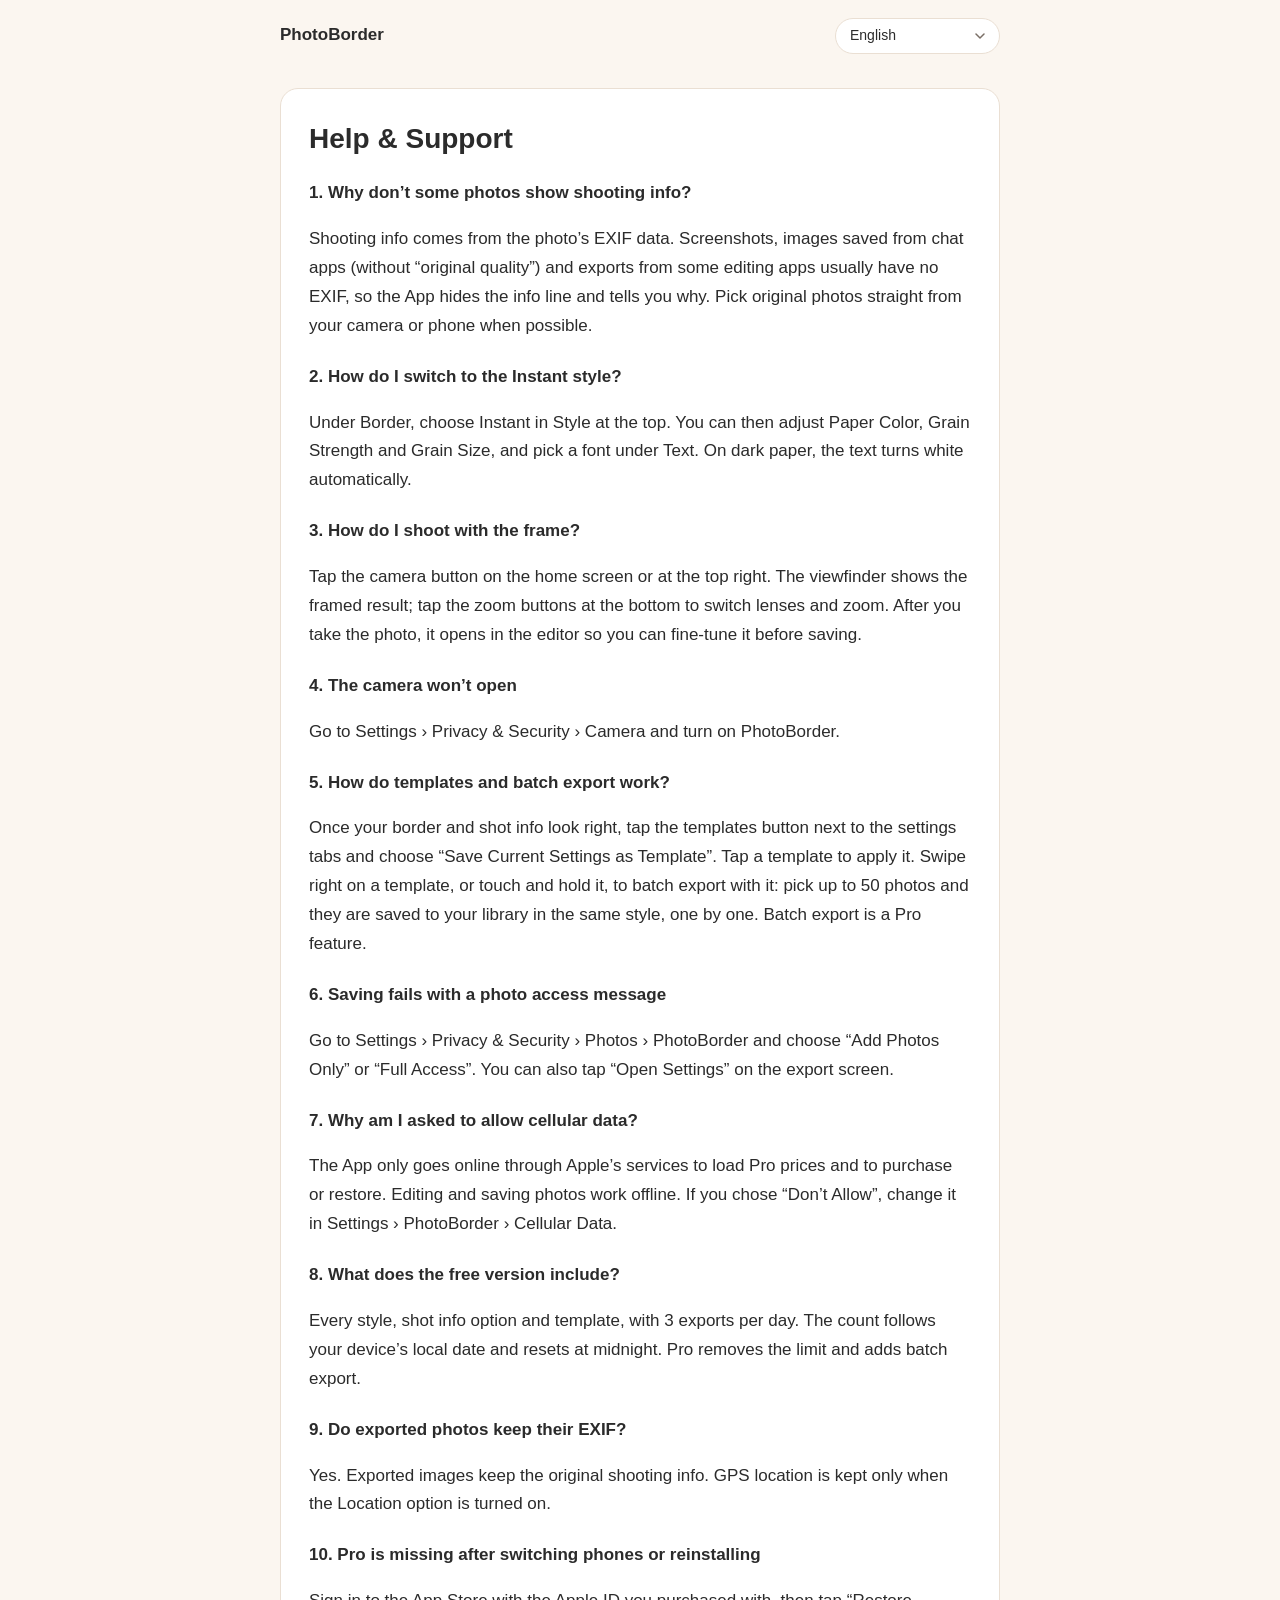
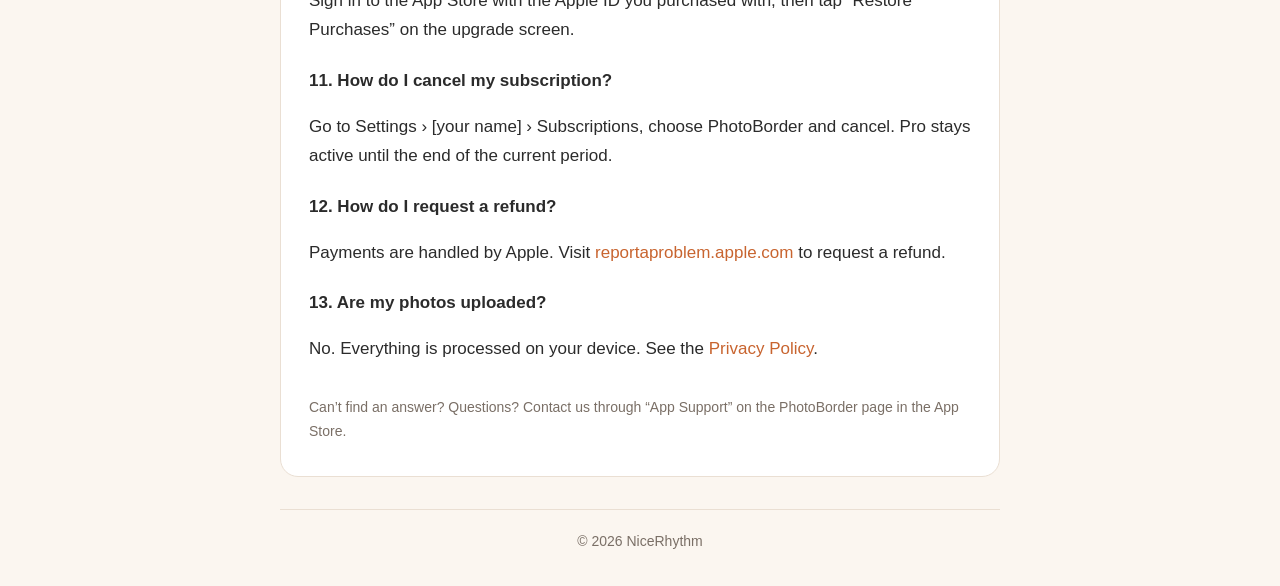
<file: PhotoBorder/support/index.html>
<!doctype html>
<html lang="zh-Hans" data-ui="zh-Hans">
<head>
  <meta charset="utf-8">
  <meta name="viewport" content="width=device-width, initial-scale=1">
  <title>帮助与支持 - 白边相框</title>
  <meta name="title-zh-Hans" content="帮助与支持 - 白边相框">
  <meta name="title-zh-Hant" content="說明與支援 - 白邊相框">
  <meta name="title-en" content="Help &amp; Support - PhotoBorder">
  <meta name="title-ja" content="ヘルプとサポート - フォトボーダー">
  <meta name="title-ko" content="도움말 및 지원 - 포토보더">
  <meta name="title-fr" content="Aide et assistance - PhotoBorder">
  <meta name="title-es" content="Ayuda y soporte - PhotoBorder">
  <meta name="title-es-MX" content="Ayuda y soporte - PhotoBorder">
  <meta name="title-de" content="Hilfe &amp; Support - PhotoBorder">
  <meta name="title-pt-BR" content="Ajuda e suporte - PhotoBorder">
  <meta name="title-it" content="Aiuto e supporto - PhotoBorder">
  <meta name="title-ru" content="Помощь и поддержка - PhotoBorder">
  <meta name="title-ar" content="المساعدة والدعم - PhotoBorder">
  <meta name="title-th" content="ความช่วยเหลือและการสนับสนุน - PhotoBorder">
  <meta name="title-nl" content="Hulp en ondersteuning - PhotoBorder">
  <meta name="description" content="Add a white border to your photos and print the aperture, shutter speed and ISO underneath.">
  <link rel="icon" href="/assets/favicon.png">
  <link rel="apple-touch-icon" href="/assets/app-icon.png">
  <link rel="stylesheet" href="/assets/style.css">
  <script src="/assets/lang.js"></script>
</head>
<body>
  <div class="wrap">
    <header class="site">
      <a class="brand" href="/PhotoBorder/"><span data-lang="zh-Hans">白边相框</span><span data-lang="zh-Hant">白邊相框</span><span data-lang="en">PhotoBorder</span><span data-lang="ja">フォトボーダー</span><span data-lang="ko">포토보더</span><span data-lang="fr">PhotoBorder</span><span data-lang="es">PhotoBorder</span><span data-lang="es-MX">PhotoBorder</span><span data-lang="de">PhotoBorder</span><span data-lang="pt-BR">PhotoBorder</span><span data-lang="it">PhotoBorder</span><span data-lang="ru">PhotoBorder</span><span data-lang="ar">PhotoBorder</span><span data-lang="th">PhotoBorder</span><span data-lang="nl">PhotoBorder</span></a>
      <select class="lang-select" aria-label="Language"><option value="zh-Hans">简体中文</option><option value="zh-Hant">繁體中文</option><option value="en">English</option><option value="ja">日本語</option><option value="ko">한국어</option><option value="fr">Français</option><option value="es">Español (España)</option><option value="es-MX">Español (México)</option><option value="de">Deutsch</option><option value="pt-BR">Português (Brasil)</option><option value="it">Italiano</option><option value="ru">Русский</option><option value="ar">العربية</option><option value="th">ไทย</option><option value="nl">Nederlands</option></select>
    </header>
    <article class="card" data-lang="zh-Hans">
      <h1>帮助与支持</h1>
      <h3>1. 为什么有的照片不显示拍摄参数？</h3>
      <p>拍摄参数来自照片里的 EXIF 信息。截图、从微信等聊天软件保存的图片（未选“原图”）、部分修图 App 导出的图片通常不含 EXIF，本 App 会隐藏参数栏并给出提示。请尽量选择相机或手机直接拍摄的原片。</p>

      <h3>2. 怎么切换成拍立得风格？</h3>
      <p>在“边框”设置最上方的“样式”里选“拍立得”。之后可以调相纸颜色、颗粒强度和颗粒粗细，在“文字”里换字体。选深色相纸时，文字会自动变成白色。</p>

      <h3>3. 怎么带着边框拍照？</h3>
      <p>点首页或右上角的相机按钮。取景框里就是加好边框的效果，点底部的倍数按键可以切换镜头和变焦。拍完后照片会直接进入编辑页面，可以继续调整再保存。</p>

      <h3>4. 打不开相机怎么办？</h3>
      <p>打开“设置 › 隐私与安全性 › 相机”，打开“白边相框”的开关。</p>

      <h3>5. 模板和批量导出怎么用？</h3>
      <p>调好边框和参数后，点设置栏旁边的模板按钮，选“将当前设置存为模板”。点模板就能一键套用；在模板上向右滑或长按，可以用它批量导出：一次选最多 50 张照片，按同样的样式依次保存到相册。批量导出是 Pro 功能。</p>

      <h3>6. 保存时提示没有相册权限怎么办？</h3>
      <p>打开“设置 › 隐私与安全性 › 照片 › 白边相框”，选择“仅添加照片”或“完全访问”。也可以在导出页点“打开设置”直接跳转。</p>

      <h3>7. 为什么会提示“允许使用无线数据”？</h3>
      <p>本 App 只在加载 Pro 价格、购买和恢复购买时通过 Apple 的服务联网。编辑和保存照片不需要网络。如果你之前选了“不允许”，可以在“设置 › 白边相框 › 无线数据”中修改。</p>

      <h3>8. 免费版有什么限制？</h3>
      <p>免费版可以使用全部样式、参数和模板，每天可以导出 3 张图片。次数按设备本地日期计算，每天 0 点重置。升级 Pro 后不限次数，并且可以批量导出。</p>

      <h3>9. 导出的照片会保留原来的 EXIF 吗？</h3>
      <p>会。导出的图片保留原照片的拍摄参数；GPS 位置只有在你开启“拍摄位置”选项时才会保留。</p>

      <h3>10. 换了手机或重装后，Pro 不见了？</h3>
      <p>请用购买时的 Apple ID 登录 App Store，然后在 App 的升级页面点击“恢复购买”。</p>

      <h3>11. 如何取消订阅？</h3>
      <p>打开“设置 › [你的名字] › 订阅”，选择“白边相框”后取消。取消后 Pro 会保留到当前周期结束。</p>

      <h3>12. 如何申请退款？</h3>
      <p>付款由 Apple 处理，请访问 <a href="https://reportaproblem.apple.com">reportaproblem.apple.com</a> 提交退款申请。</p>

      <h3>13. 我的照片会被上传吗？</h3>
      <p>不会。所有处理都在你的设备上完成，详见<a href="/PhotoBorder/privacy/">隐私政策</a>。</p>

      <p class="meta">找不到答案？如有任何问题，可在 App Store 的白边相框页面通过「App 支持」联系我们。</p>
    </article>
    <article class="card" data-lang="zh-Hant">
      <h1>說明與支援</h1>
      <h3>1. 為什麼有的照片不顯示拍攝參數？</h3>
      <p>拍攝參數來自照片裡的 EXIF 資訊。截圖、從 LINE 等聊天 App 儲存的圖片（未選「原始畫質」）、部分修圖 App 匯出的圖片通常不含 EXIF，本 App 會隱藏參數列並給出提示。請盡量選擇相機或手機直接拍攝的原始照片。</p>

      <h3>2. 怎麼切換成拍立得風格？</h3>
      <p>在「邊框」設定最上方的「樣式」裡選「拍立得」。之後可以調整相紙顏色、顆粒強度和顆粒粗細，在「文字」裡換字體。選深色相紙時，文字會自動變成白色。</p>

      <h3>3. 怎麼帶著邊框拍照？</h3>
      <p>點首頁或右上角的相機按鈕。取景框裡就是加好邊框的效果，點底部的倍率按鍵可以切換鏡頭和變焦。拍完後照片會直接進入編輯頁面，可以繼續調整再儲存。</p>

      <h3>4. 打不開相機怎麼辦？</h3>
      <p>打開「設定 › 隱私權與安全性 › 相機」，開啟「白邊相框」。</p>

      <h3>5. 範本和批次匯出怎麼用？</h3>
      <p>調好邊框和參數後，點設定分頁旁邊的範本按鈕，選「將目前設定存為範本」。點範本就能一鍵套用；在範本上向右滑或長按，可以用它批次匯出：一次選最多 50 張照片，按同樣的樣式依序儲存到相簿。批次匯出是 Pro 功能。</p>

      <h3>6. 儲存時提示沒有相簿權限怎麼辦？</h3>
      <p>打開「設定 › 隱私權與安全性 › 照片 › 白邊相框」，選擇「僅限加入照片」或「完整取用權」。也可以在匯出頁點「打開設定」直接前往。</p>

      <h3>7. 為什麼會提示「允許使用無線資料」？</h3>
      <p>本 App 只在載入 Pro 價格、購買和回復購買時透過 Apple 的服務連網。編輯和儲存照片不需要網路。如果你之前選了「不允許」，可以在「設定 › 白邊相框 › 無線資料」中修改。</p>

      <h3>8. 免費版有什麼限制？</h3>
      <p>免費版可以使用全部樣式、參數和範本，每天可以匯出 3 張圖片。次數按裝置本機日期計算，每天 0 點重設。升級 Pro 後不限次數，還可以批次匯出。</p>

      <h3>9. 匯出的照片會保留原本的 EXIF 嗎？</h3>
      <p>會。匯出的圖片保留原照片的拍攝參數；GPS 位置只有在你開啟「拍攝位置」選項時才會保留。</p>

      <h3>10. 換了手機或重新安裝後，Pro 不見了？</h3>
      <p>請用購買時的 Apple ID 登入 App Store，然後在 App 的升級頁面點「回復購買」。</p>

      <h3>11. 如何取消訂閱？</h3>
      <p>打開「設定 › [你的名字] › 訂閱項目」，選擇「白邊相框」後取消。取消後 Pro 會保留到目前週期結束。</p>

      <h3>12. 如何申請退款？</h3>
      <p>付款由 Apple 處理，請前往 <a href="https://reportaproblem.apple.com">reportaproblem.apple.com</a> 提出退款申請。</p>

      <h3>13. 我的照片會被上傳嗎？</h3>
      <p>不會。所有處理都在你的裝置上完成，詳見<a href="/PhotoBorder/privacy/">隱私權政策</a>。</p>

      <p class="meta">找不到答案？如有任何問題，可在 App Store 的白邊相框頁面透過「App 支援」聯絡我們。</p>
    </article>
    <article class="card" data-lang="en">
      <h1>Help &amp; Support</h1>
      <h3>1. Why don’t some photos show shooting info?</h3>
      <p>Shooting info comes from the photo’s EXIF data. Screenshots, images saved from chat apps (without “original quality”) and exports from some editing apps usually have no EXIF, so the App hides the info line and tells you why. Pick original photos straight from your camera or phone when possible.</p>

      <h3>2. How do I switch to the Instant style?</h3>
      <p>Under Border, choose Instant in Style at the top. You can then adjust Paper Color, Grain Strength and Grain Size, and pick a font under Text. On dark paper, the text turns white automatically.</p>

      <h3>3. How do I shoot with the frame?</h3>
      <p>Tap the camera button on the home screen or at the top right. The viewfinder shows the framed result; tap the zoom buttons at the bottom to switch lenses and zoom. After you take the photo, it opens in the editor so you can fine-tune it before saving.</p>

      <h3>4. The camera won’t open</h3>
      <p>Go to Settings › Privacy &amp; Security › Camera and turn on PhotoBorder.</p>

      <h3>5. How do templates and batch export work?</h3>
      <p>Once your border and shot info look right, tap the templates button next to the settings tabs and choose “Save Current Settings as Template”. Tap a template to apply it. Swipe right on a template, or touch and hold it, to batch export with it: pick up to 50 photos and they are saved to your library in the same style, one by one. Batch export is a Pro feature.</p>

      <h3>6. Saving fails with a photo access message</h3>
      <p>Go to Settings › Privacy &amp; Security › Photos › PhotoBorder and choose “Add Photos Only” or “Full Access”. You can also tap “Open Settings” on the export screen.</p>

      <h3>7. Why am I asked to allow cellular data?</h3>
      <p>The App only goes online through Apple’s services to load Pro prices and to purchase or restore. Editing and saving photos work offline. If you chose “Don’t Allow”, change it in Settings › PhotoBorder › Cellular Data.</p>

      <h3>8. What does the free version include?</h3>
      <p>Every style, shot info option and template, with 3 exports per day. The count follows your device’s local date and resets at midnight. Pro removes the limit and adds batch export.</p>

      <h3>9. Do exported photos keep their EXIF?</h3>
      <p>Yes. Exported images keep the original shooting info. GPS location is kept only when the Location option is turned on.</p>

      <h3>10. Pro is missing after switching phones or reinstalling</h3>
      <p>Sign in to the App Store with the Apple ID you purchased with, then tap “Restore Purchases” on the upgrade screen.</p>

      <h3>11. How do I cancel my subscription?</h3>
      <p>Go to Settings › [your name] › Subscriptions, choose PhotoBorder and cancel. Pro stays active until the end of the current period.</p>

      <h3>12. How do I request a refund?</h3>
      <p>Payments are handled by Apple. Visit <a href="https://reportaproblem.apple.com">reportaproblem.apple.com</a> to request a refund.</p>

      <h3>13. Are my photos uploaded?</h3>
      <p>No. Everything is processed on your device. See the <a href="/PhotoBorder/privacy/">Privacy Policy</a>.</p>

      <p class="meta">Can’t find an answer? Questions? Contact us through “App Support” on the PhotoBorder page in the App Store.</p>
    </article>
    <article class="card" data-lang="ja">
      <h1>ヘルプとサポート</h1>
      <h3>1. 撮影情報が表示されない写真があるのはなぜですか？</h3>
      <p>撮影情報は写真の EXIF データから読み取ります。スクリーンショット、チャットアプリから保存した画像（オリジナル画質でないもの）、一部の編集アプリで書き出した画像には通常 EXIF がないため、本アプリは情報欄を隠して理由をお知らせします。できるだけカメラやスマートフォンで撮ったままの写真を選んでください。</p>

      <h3>2. インスタントスタイルに切り替えるには？</h3>
      <p>「フチ」の一番上にある「スタイル」で「インスタント」を選びます。台紙の色、粒子の強さ、粒子の大きさを調整でき、「テキスト」でフォントも変えられます。暗い台紙を選ぶと、文字は自動で白になります。</p>

      <h3>3. フチ付きで撮影するには？</h3>
      <p>ホーム画面または右上のカメラボタンをタップします。ファインダーにはフチ付きの仕上がりが表示され、下のズームボタンでレンズとズームを切り替えられます。撮影した写真はそのまま編集画面で開くので、調整してから保存できます。</p>

      <h3>4. カメラが開きません</h3>
      <p>「設定 › プライバシーとセキュリティ › カメラ」で、フォトボーダーをオンにしてください。</p>

      <h3>5. テンプレートと一括書き出しの使い方は？</h3>
      <p>フチと撮影情報を整えたら、設定タブの横にあるテンプレートボタンをタップし、「現在の設定をテンプレートとして保存」を選びます。テンプレートをタップすると適用されます。テンプレートを右にスワイプするか長押しすると、そのテンプレートで一括書き出しできます。最大 50 枚の写真を選ぶと、同じスタイルで 1 枚ずつライブラリに保存されます。一括書き出しは Pro の機能です。</p>

      <h3>6. 保存時に写真へのアクセスに関するメッセージが出ます</h3>
      <p>「設定 › プライバシーとセキュリティ › 写真 › フォトボーダー」で「写真の追加のみ」または「フルアクセス」を選んでください。書き出し画面の「設定を開く」からも移動できます。</p>

      <h3>7. モバイルデータ通信の許可を求められるのはなぜですか？</h3>
      <p>本アプリがインターネットに接続するのは、Pro の価格を読み込むときと、購入または復元するときに Apple のサービスを通じてだけです。編集と保存はオフラインで使えます。「許可しない」を選んだ場合は、「設定 › フォトボーダー › モバイルデータ通信」で変更できます。</p>

      <h3>8. 無料版でできることは？</h3>
      <p>すべてのスタイル、撮影情報、テンプレートを使え、1 日 3 枚まで書き出せます。回数はデバイスの日付で数え、毎日 0 時にリセットされます。Pro にすると制限がなくなり、一括書き出しも使えます。</p>

      <h3>9. 書き出した写真に EXIF は残りますか？</h3>
      <p>はい。書き出した画像には元の撮影情報が残ります。GPS の位置情報は「撮影場所」をオンにした場合にだけ残ります。</p>

      <h3>10. 機種変更や再インストールのあと Pro が使えません</h3>
      <p>購入時の Apple ID で App Store にサインインし、アップグレード画面の「購入を復元」をタップしてください。</p>

      <h3>11. サブスクリプションを解約するには？</h3>
      <p>「設定 › [ユーザ名] › サブスクリプション」でフォトボーダーを選び、解約します。Pro は現在の期間が終わるまで使えます。</p>

      <h3>12. 返金を申請するには？</h3>
      <p>お支払いは Apple が処理しています。<a href="https://reportaproblem.apple.com">reportaproblem.apple.com</a> から返金を申請してください。</p>

      <h3>13. 写真はアップロードされますか？</h3>
      <p>いいえ。すべての処理はデバイス上で行われます。詳しくは<a href="/PhotoBorder/privacy/">プライバシーポリシー</a>をご覧ください。</p>

      <p class="meta">答えが見つからない場合：ご質問は、App Store のフォトボーダーのページにある「Appサポート」からお問い合わせください。</p>
    </article>
    <article class="card" data-lang="ko">
      <h1>도움말 및 지원</h1>
      <h3>1. 일부 사진에 촬영 정보가 표시되지 않는 이유는 무엇인가요?</h3>
      <p>촬영 정보는 사진의 EXIF 데이터에서 가져옵니다. 스크린샷, 채팅 앱에서 저장한 이미지(원본 화질이 아닌 경우), 일부 편집 앱에서 내보낸 이미지에는 보통 EXIF가 없어서, 앱은 정보 줄을 숨기고 이유를 알려 드립니다. 가능하면 카메라나 휴대폰으로 찍은 원본 사진을 선택해 주세요.</p>

      <h3>2. 인스턴트 스타일로 바꾸려면?</h3>
      <p>‘테두리’ 맨 위의 ‘스타일’에서 ‘인스턴트’를 선택하세요. 인화지 색상, 입자 강도, 입자 크기를 조절할 수 있고 ‘텍스트’에서 글꼴을 바꿀 수 있습니다. 어두운 인화지를 고르면 글자가 자동으로 흰색이 됩니다.</p>

      <h3>3. 테두리를 보며 촬영하려면?</h3>
      <p>홈 화면이나 오른쪽 위의 카메라 버튼을 탭하세요. 뷰파인더에 테두리가 적용된 결과가 보이며, 아래의 줌 버튼으로 렌즈와 배율을 바꿀 수 있습니다. 촬영한 사진은 바로 편집 화면에서 열리므로 조정한 뒤 저장할 수 있습니다.</p>

      <h3>4. 카메라가 열리지 않아요</h3>
      <p>설정 › 개인정보 보호 및 보안 › 카메라에서 포토보더를 켜 주세요.</p>

      <h3>5. 템플릿과 일괄 내보내기는 어떻게 쓰나요?</h3>
      <p>테두리와 촬영 정보를 맞춘 뒤 설정 탭 옆의 템플릿 버튼을 탭하고 ‘현재 설정을 템플릿으로 저장’을 선택하세요. 템플릿을 탭하면 적용됩니다. 템플릿을 오른쪽으로 쓸어 넘기거나 길게 누르면 그 템플릿으로 일괄 내보내기를 할 수 있습니다. 사진을 최대 50장 고르면 같은 스타일로 한 장씩 보관함에 저장됩니다. 일괄 내보내기는 Pro 기능입니다.</p>

      <h3>6. 저장할 때 사진 접근 권한 메시지가 나와요</h3>
      <p>설정 › 개인정보 보호 및 보안 › 사진 › 포토보더에서 ‘사진 추가만 허용’ 또는 ‘전체 접근’을 선택하세요. 내보내기 화면의 ‘설정 열기’로 바로 이동할 수도 있습니다.</p>

      <h3>7. 셀룰러 데이터 허용을 묻는 이유는 무엇인가요?</h3>
      <p>앱은 Pro 가격을 불러오거나 구입·복원할 때에만 Apple의 서비스를 통해 인터넷에 연결합니다. 편집과 저장은 오프라인에서도 됩니다. ‘허용 안 함’을 선택했다면 설정 › 포토보더 › 셀룰러 데이터에서 바꿀 수 있습니다.</p>

      <h3>8. 무료 버전에는 무엇이 포함되나요?</h3>
      <p>모든 스타일, 촬영 정보 옵션, 템플릿을 쓸 수 있고 하루 3장까지 내보낼 수 있습니다. 횟수는 기기의 날짜 기준이며 매일 자정에 초기화됩니다. Pro로 업그레이드하면 제한이 없어지고 일괄 내보내기도 쓸 수 있습니다.</p>

      <h3>9. 내보낸 사진에 EXIF가 남나요?</h3>
      <p>네. 내보낸 이미지에는 원본 촬영 정보가 남습니다. GPS 위치는 ‘촬영 위치’ 옵션을 켠 경우에만 남습니다.</p>

      <h3>10. 휴대폰을 바꾸거나 다시 설치한 뒤 Pro가 사라졌어요</h3>
      <p>구입할 때 쓴 Apple ID로 App Store에 로그인한 뒤, 업그레이드 화면에서 ‘구매 복원’을 탭하세요.</p>

      <h3>11. 구독을 취소하려면?</h3>
      <p>설정 › [사용자 이름] › 구독에서 포토보더를 선택해 취소하세요. Pro는 현재 기간이 끝날 때까지 유지됩니다.</p>

      <h3>12. 환불을 요청하려면?</h3>
      <p>결제는 Apple이 처리합니다. <a href="https://reportaproblem.apple.com">reportaproblem.apple.com</a>에서 환불을 요청하세요.</p>

      <h3>13. 내 사진이 업로드되나요?</h3>
      <p>아니요. 모든 처리는 기기에서 이루어집니다. 자세한 내용은 <a href="/PhotoBorder/privacy/">개인정보 처리방침</a>을 참고하세요.</p>

      <p class="meta">답을 찾지 못하셨나요? 문의 사항은 App Store의 포토보더 페이지에서 ‘앱 지원’을 통해 연락해 주세요.</p>
    </article>
    <article class="card" data-lang="fr">
      <h1>Aide et assistance</h1>
      <h3>1. Pourquoi certaines photos n’affichent-elles pas d’infos de prise de vue ?</h3>
      <p>Les infos proviennent des données EXIF de la photo. Les captures d’écran, les images enregistrées depuis une messagerie (sans « qualité originale ») et les exports de certaines apps de retouche n’en contiennent généralement pas ; l’app masque alors la ligne d’infos et vous en indique la raison. Choisissez de préférence des photos originales issues de votre appareil ou de votre téléphone.</p>

      <h3>2. Comment passer au style Instantané ?</h3>
      <p>Dans Bordure, choisissez Instantané dans Style, tout en haut. Vous pouvez ensuite régler la couleur du papier, l’intensité et la taille du grain, et choisir une police dans Texte. Sur un papier foncé, le texte passe automatiquement en blanc.</p>

      <h3>3. Comment photographier avec le cadre ?</h3>
      <p>Touchez le bouton appareil photo sur l’écran d’accueil ou en haut à droite. Le viseur affiche le résultat encadré ; touchez les boutons de zoom en bas pour changer d’objectif et de zoom. Une fois prise, la photo s’ouvre dans l’éditeur pour que vous puissiez l’ajuster avant de l’enregistrer.</p>

      <h3>4. L’appareil photo ne s’ouvre pas</h3>
      <p>Allez dans Réglages › Confidentialité et sécurité › Appareil photo et activez PhotoBorder.</p>

      <h3>5. Comment fonctionnent les modèles et l’export par lot ?</h3>
      <p>Une fois la bordure et les infos réglées, touchez le bouton des modèles à côté des onglets de réglages et choisissez « Enregistrer les réglages actuels comme modèle ». Touchez un modèle pour l’appliquer. Balayez un modèle vers la droite, ou maintenez le doigt dessus, pour lancer un export par lot : choisissez jusqu’à 50 photos, elles sont enregistrées une à une dans le même style. L’export par lot est une fonction Pro.</p>

      <h3>6. L’enregistrement échoue avec un message d’accès aux photos</h3>
      <p>Allez dans Réglages › Confidentialité et sécurité › Photos › PhotoBorder et choisissez « Ajouter des photos uniquement » ou « Accès complet ». Vous pouvez aussi toucher « Ouvrir Réglages » sur l’écran d’export.</p>

      <h3>7. Pourquoi l’app demande-t-elle l’accès aux données cellulaires ?</h3>
      <p>L’app ne se connecte que via les services d’Apple, pour charger les prix Pro et pour acheter ou restaurer. Retoucher et enregistrer fonctionnent hors ligne. Si vous avez refusé, modifiez ce choix dans Réglages › PhotoBorder › Données cellulaires.</p>

      <h3>8. Que comprend la version gratuite ?</h3>
      <p>Tous les styles, toutes les infos de prise de vue et les modèles, avec 3 exports par jour. Le compteur suit la date locale de votre appareil et se remet à zéro à minuit. Pro supprime la limite et ajoute l’export par lot.</p>

      <h3>9. Les photos exportées conservent-elles leurs EXIF ?</h3>
      <p>Oui. Les images exportées conservent les infos de prise de vue d’origine. La position GPS n’est conservée que si l’option Lieu est activée.</p>

      <h3>10. Pro a disparu après un changement de téléphone ou une réinstallation</h3>
      <p>Connectez-vous à l’App Store avec l’identifiant Apple utilisé pour l’achat, puis touchez « Restaurer les achats » sur l’écran de mise à niveau.</p>

      <h3>11. Comment résilier mon abonnement ?</h3>
      <p>Allez dans Réglages › [votre nom] › Abonnements, choisissez PhotoBorder et résiliez. Pro reste actif jusqu’à la fin de la période en cours.</p>

      <h3>12. Comment demander un remboursement ?</h3>
      <p>Les paiements sont traités par Apple. Rendez-vous sur <a href="https://reportaproblem.apple.com">reportaproblem.apple.com</a> pour demander un remboursement.</p>

      <h3>13. Mes photos sont-elles envoyées ?</h3>
      <p>Non. Tout est traité sur votre appareil. Consultez la <a href="/PhotoBorder/privacy/">politique de confidentialité</a>.</p>

      <p class="meta">Vous ne trouvez pas de réponse ? Une question ? Contactez-nous via « Assistance de l’app » sur la page PhotoBorder de l’App Store.</p>
    </article>
    <article class="card" data-lang="es">
      <h1>Ayuda y soporte</h1>
      <h3>1. ¿Por qué algunas fotos no muestran los datos de la toma?</h3>
      <p>Los datos proceden del EXIF de la foto. Las capturas de pantalla, las imágenes guardadas desde apps de mensajería (sin «calidad original») y las exportadas desde algunas apps de edición no suelen tener EXIF, así que la app oculta la línea de datos y te explica el motivo. Siempre que puedas, elige fotos originales de tu cámara o tu teléfono.</p>

      <h3>2. ¿Cómo cambio al estilo Instantánea?</h3>
      <p>En Borde, elige Instantánea en Estilo, arriba del todo. Después puedes ajustar el color del papel, la intensidad y el tamaño del grano, y elegir una fuente en Texto. Con papel oscuro, el texto pasa a blanco automáticamente.</p>

      <h3>3. ¿Cómo hago fotos con el marco?</h3>
      <p>Toca el botón de cámara en la pantalla de inicio o arriba a la derecha. El visor muestra el resultado enmarcado; toca los botones de zoom de abajo para cambiar de objetivo y de zoom. Al tomar la foto, se abre en el editor para que la ajustes antes de guardarla.</p>

      <h3>4. La cámara no se abre</h3>
      <p>Ve a Ajustes › Privacidad y seguridad › Cámara y activa PhotoBorder.</p>

      <h3>5. ¿Cómo funcionan las plantillas y la exportación por lotes?</h3>
      <p>Cuando el borde y los datos estén a tu gusto, toca el botón de plantillas junto a las pestañas de ajustes y elige «Guardar los ajustes actuales como plantilla». Toca una plantilla para aplicarla. Desliza una plantilla hacia la derecha, o mantenla pulsada, para exportar por lotes con ella: elige hasta 50 fotos y se guardarán una a una con el mismo estilo. La exportación por lotes es una función Pro.</p>

      <h3>6. Al guardar aparece un mensaje de acceso a las fotos</h3>
      <p>Ve a Ajustes › Privacidad y seguridad › Fotos › PhotoBorder y elige «Solo añadir fotos» o «Acceso completo». También puedes tocar «Abrir Ajustes» en la pantalla de exportación.</p>

      <h3>7. ¿Por qué me pide permiso para usar datos móviles?</h3>
      <p>La app solo se conecta a través de los servicios de Apple para cargar los precios de Pro y para comprar o restaurar. Editar y guardar funcionan sin conexión. Si elegiste «No permitir», cámbialo en Ajustes › PhotoBorder › Datos móviles.</p>

      <h3>8. ¿Qué incluye la versión gratuita?</h3>
      <p>Todos los estilos, datos de la toma y plantillas, con 3 exportaciones al día. El contador sigue la fecha local de tu dispositivo y se reinicia a medianoche. Pro elimina el límite y añade la exportación por lotes.</p>

      <h3>9. ¿Las fotos exportadas conservan el EXIF?</h3>
      <p>Sí. Las imágenes exportadas conservan los datos de la toma originales. La ubicación GPS solo se conserva si la opción Ubicación está activada.</p>

      <h3>10. Pro ha desaparecido tras cambiar de teléfono o reinstalar</h3>
      <p>Inicia sesión en el App Store con el Apple ID con el que compraste y toca «Restaurar compras» en la pantalla de mejora.</p>

      <h3>11. ¿Cómo cancelo la suscripción?</h3>
      <p>Ve a Ajustes › [tu nombre] › Suscripciones, elige PhotoBorder y cancela. Pro sigue activo hasta el final del periodo actual.</p>

      <h3>12. ¿Cómo pido un reembolso?</h3>
      <p>Apple gestiona los pagos. Visita <a href="https://reportaproblem.apple.com">reportaproblem.apple.com</a> para solicitar un reembolso.</p>

      <h3>13. ¿Se suben mis fotos?</h3>
      <p>No. Todo se procesa en tu dispositivo. Consulta la <a href="/PhotoBorder/privacy/">política de privacidad</a>.</p>

      <p class="meta">¿No encuentras la respuesta? ¿Tienes alguna pregunta? Contáctanos desde «Soporte de la app» en la página de PhotoBorder en el App Store.</p>
    </article>
    <article class="card" data-lang="es-MX">
      <h1>Ayuda y soporte</h1>
      <h3>1. ¿Por qué algunas fotos no muestran los datos de la toma?</h3>
      <p>Los datos proceden del EXIF de la foto. Las capturas de pantalla, las imágenes guardadas desde apps de mensajería (sin “calidad original”) y las exportadas desde algunas apps de edición no suelen tener EXIF, así que la app oculta la línea de datos y te explica el motivo. Siempre que puedas, elige fotos originales de tu cámara o tu teléfono.</p>

      <h3>2. ¿Cómo cambio al estilo Instantánea?</h3>
      <p>En Borde, elige Instantánea en Estilo, hasta arriba. Después puedes ajustar el color del papel, la intensidad y el tamaño del grano, y elegir una fuente en Texto. Con papel oscuro, el texto pasa a blanco automáticamente.</p>

      <h3>3. ¿Cómo tomo fotos con el marco?</h3>
      <p>Toca el botón de cámara en la pantalla de inicio o arriba a la derecha. El visor muestra el resultado enmarcado; toca los botones de zoom de abajo para cambiar de lente y de zoom. Al tomar la foto, se abre en el editor para que la ajustes antes de guardarla.</p>

      <h3>4. La cámara no se abre</h3>
      <p>Ve a Configuración › Privacidad y seguridad › Cámara y activa PhotoBorder.</p>

      <h3>5. ¿Cómo funcionan las plantillas y la exportación por lotes?</h3>
      <p>Cuando el borde y los datos estén a tu gusto, toca el botón de plantillas junto a las pestañas de ajustes y elige “Guardar los ajustes actuales como plantilla”. Toca una plantilla para aplicarla. Desliza una plantilla hacia la derecha, o mantenla presionada, para exportar por lotes con ella: elige hasta 50 fotos y se guardarán una a una con el mismo estilo. La exportación por lotes es una función Pro.</p>

      <h3>6. Al guardar aparece un mensaje de acceso a las fotos</h3>
      <p>Ve a Configuración › Privacidad y seguridad › Fotos › PhotoBorder y elige “Solo agregar fotos” o “Acceso completo”. También puedes tocar “Abrir Ajustes” en la pantalla de exportación.</p>

      <h3>7. ¿Por qué me pide permiso para usar datos celulares?</h3>
      <p>La app solo se conecta a través de los servicios de Apple para cargar los precios de Pro y para comprar o restaurar. Editar y guardar funcionan sin conexión. Si elegiste “No permitir”, cámbialo en Configuración › PhotoBorder › Datos celulares.</p>

      <h3>8. ¿Qué incluye la versión gratuita?</h3>
      <p>Todos los estilos, datos de la toma y plantillas, con 3 exportaciones al día. El contador sigue la fecha local de tu dispositivo y se reinicia a medianoche. Pro elimina el límite y agrega la exportación por lotes.</p>

      <h3>9. ¿Las fotos exportadas conservan el EXIF?</h3>
      <p>Sí. Las imágenes exportadas conservan los datos de la toma originales. La ubicación GPS solo se conserva si la opción Ubicación está activada.</p>

      <h3>10. Pro desapareció después de cambiar de teléfono o reinstalar</h3>
      <p>Inicia sesión en el App Store con el Apple ID con el que compraste y toca “Restaurar compras” en la pantalla de mejora.</p>

      <h3>11. ¿Cómo cancelo la suscripción?</h3>
      <p>Ve a Configuración › [tu nombre] › Suscripciones, elige PhotoBorder y cancela. Pro sigue activo hasta el final del periodo actual.</p>

      <h3>12. ¿Cómo pido un reembolso?</h3>
      <p>Apple administra los pagos. Visita <a href="https://reportaproblem.apple.com">reportaproblem.apple.com</a> para solicitar un reembolso.</p>

      <h3>13. ¿Se suben mis fotos?</h3>
      <p>No. Todo se procesa en tu dispositivo. Consulta la <a href="/PhotoBorder/privacy/">política de privacidad</a>.</p>

      <p class="meta">¿No encuentras la respuesta? ¿Tienes alguna pregunta? Contáctanos desde “Soporte de la app” en la página de PhotoBorder en el App Store.</p>
    </article>
    <article class="card" data-lang="de">
      <h1>Hilfe &amp; Support</h1>
      <h3>1. Warum zeigen manche Fotos keine Aufnahmedaten?</h3>
      <p>Die Aufnahmedaten stammen aus den EXIF-Daten des Fotos. Bildschirmfotos, aus Chat-Apps gesicherte Bilder (ohne „Originalqualität“) und Exporte mancher Bearbeitungs-Apps haben meist keine EXIF-Daten. Die App blendet die Infozeile dann aus und sagt dir, warum. Wähle nach Möglichkeit Originalfotos direkt aus Kamera oder Smartphone.</p>

      <h3>2. Wie wechsle ich zum Sofortbild-Stil?</h3>
      <p>Wähle unter Rahmen ganz oben bei Stil „Sofortbild“. Dann kannst du Papierfarbe, Körnungsstärke und Körnungsgröße einstellen und unter Text eine Schrift wählen. Auf dunklem Papier wird der Text automatisch weiß.</p>

      <h3>3. Wie fotografiere ich mit dem Rahmen?</h3>
      <p>Tippe auf die Kamerataste auf dem Startbildschirm oder oben rechts. Der Sucher zeigt das gerahmte Ergebnis; mit den Zoomtasten unten wechselst du Objektiv und Zoom. Nach der Aufnahme öffnet sich das Foto im Editor, damit du es vor dem Sichern anpassen kannst.</p>

      <h3>4. Die Kamera öffnet sich nicht</h3>
      <p>Öffne Einstellungen › Datenschutz &amp; Sicherheit › Kamera und schalte PhotoBorder ein.</p>

      <h3>5. Wie funktionieren Vorlagen und Stapelexport?</h3>
      <p>Wenn Rahmen und Aufnahmedaten passen, tippe auf die Vorlagentaste neben den Einstellungs-Tabs und wähle „Aktuelle Einstellungen als Vorlage sichern“. Tippe auf eine Vorlage, um sie anzuwenden. Wische auf einer Vorlage nach rechts oder halte sie gedrückt, um damit einen Stapelexport zu starten: Wähle bis zu 50 Fotos, und sie werden nacheinander im selben Stil gesichert. Der Stapelexport ist eine Pro-Funktion.</p>

      <h3>6. Beim Sichern erscheint eine Meldung zum Fotozugriff</h3>
      <p>Öffne Einstellungen › Datenschutz &amp; Sicherheit › Fotos › PhotoBorder und wähle „Nur Fotos hinzufügen“ oder „Voller Zugriff“. Du kannst auch auf dem Exportbildschirm auf „Einstellungen öffnen“ tippen.</p>

      <h3>7. Warum werde ich nach mobilen Daten gefragt?</h3>
      <p>Die App geht nur über Apples Dienste online, um Pro-Preise zu laden und zu kaufen oder wiederherzustellen. Bearbeiten und Sichern funktionieren offline. Wenn du „Nicht erlauben“ gewählt hast, ändere das unter Einstellungen › PhotoBorder › Mobile Daten.</p>

      <h3>8. Was bietet die kostenlose Version?</h3>
      <p>Alle Stile, Aufnahmedaten und Vorlagen, mit 3 Exporten pro Tag. Die Zählung folgt dem lokalen Datum deines Geräts und wird um Mitternacht zurückgesetzt. Pro hebt das Limit auf und bietet den Stapelexport.</p>

      <h3>9. Behalten exportierte Fotos ihre EXIF-Daten?</h3>
      <p>Ja. Exportierte Bilder behalten die ursprünglichen Aufnahmedaten. Der GPS-Standort bleibt nur erhalten, wenn die Option „Ort“ eingeschaltet ist.</p>

      <h3>10. Pro fehlt nach einem Gerätewechsel oder einer Neuinstallation</h3>
      <p>Melde dich im App Store mit der Apple-ID an, mit der du gekauft hast, und tippe auf dem Upgrade-Bildschirm auf „Käufe wiederherstellen“.</p>

      <h3>11. Wie kündige ich mein Abo?</h3>
      <p>Öffne Einstellungen › [dein Name] › Abonnements, wähle PhotoBorder und kündige. Pro bleibt bis zum Ende des aktuellen Zeitraums aktiv.</p>

      <h3>12. Wie beantrage ich eine Rückerstattung?</h3>
      <p>Zahlungen werden von Apple abgewickelt. Besuche <a href="https://reportaproblem.apple.com">reportaproblem.apple.com</a>, um eine Rückerstattung zu beantragen.</p>

      <h3>13. Werden meine Fotos hochgeladen?</h3>
      <p>Nein. Alles wird auf deinem Gerät verarbeitet. Siehe <a href="/PhotoBorder/privacy/">Datenschutzrichtlinie</a>.</p>

      <p class="meta">Keine Antwort gefunden? Fragen? Kontaktiere uns über „App-Support“ auf der PhotoBorder-Seite im App Store.</p>
    </article>
    <article class="card" data-lang="pt-BR">
      <h1>Ajuda e suporte</h1>
      <h3>1. Por que algumas fotos não mostram os dados da foto?</h3>
      <p>Os dados vêm do EXIF da foto. Capturas de tela, imagens salvas de apps de mensagem (sem “qualidade original”) e exportações de alguns apps de edição geralmente não têm EXIF; nesse caso o app oculta a linha de dados e explica o motivo. Sempre que possível, escolha fotos originais da câmera ou do celular.</p>

      <h3>2. Como mudo para o estilo Instantânea?</h3>
      <p>Em Borda, escolha Instantânea em Estilo, no topo. Depois você pode ajustar a cor do papel, a intensidade e o tamanho do grão e escolher uma fonte em Texto. Em papel escuro, o texto fica branco automaticamente.</p>

      <h3>3. Como fotografo com a moldura?</h3>
      <p>Toque no botão da câmera na tela inicial ou no canto superior direito. O visor mostra o resultado com a borda; toque nos botões de zoom embaixo para trocar de lente e de zoom. Depois de tirar a foto, ela abre no editor para você ajustar antes de salvar.</p>

      <h3>4. A câmera não abre</h3>
      <p>Vá em Ajustes › Privacidade e Segurança › Câmera e ative o PhotoBorder.</p>

      <h3>5. Como funcionam os modelos e a exportação em lote?</h3>
      <p>Quando a borda e os dados estiverem do seu jeito, toque no botão de modelos ao lado das abas de ajustes e escolha “Salvar ajustes atuais como modelo”. Toque em um modelo para aplicá-lo. Deslize um modelo para a direita, ou mantenha-o pressionado, para exportar em lote com ele: escolha até 50 fotos e elas serão salvas uma a uma no mesmo estilo. A exportação em lote é um recurso Pro.</p>

      <h3>6. Ao salvar aparece uma mensagem de acesso às fotos</h3>
      <p>Vá em Ajustes › Privacidade e Segurança › Fotos › PhotoBorder e escolha “Somente Adicionar Fotos” ou “Acesso Total”. Você também pode tocar em “Abrir Ajustes” na tela de exportação.</p>

      <h3>7. Por que o app pede para usar dados celulares?</h3>
      <p>O app só se conecta pelos serviços da Apple para carregar os preços do Pro e para comprar ou restaurar. Editar e salvar funcionam offline. Se você escolheu “Não Permitir”, altere em Ajustes › PhotoBorder › Dados Celulares.</p>

      <h3>8. O que a versão gratuita inclui?</h3>
      <p>Todos os estilos, dados da foto e modelos, com 3 exportações por dia. A contagem segue a data local do dispositivo e zera à meia-noite. O Pro remove o limite e inclui a exportação em lote.</p>

      <h3>9. As fotos exportadas mantêm o EXIF?</h3>
      <p>Sim. As imagens exportadas mantêm os dados originais da foto. A localização GPS só é mantida quando a opção Local está ativada.</p>

      <h3>10. O Pro sumiu depois de trocar de celular ou reinstalar</h3>
      <p>Entre na App Store com o ID Apple usado na compra e toque em “Restaurar compras” na tela de upgrade.</p>

      <h3>11. Como cancelo a assinatura?</h3>
      <p>Vá em Ajustes › [seu nome] › Assinaturas, escolha PhotoBorder e cancele. O Pro continua ativo até o fim do período atual.</p>

      <h3>12. Como peço reembolso?</h3>
      <p>Os pagamentos são processados pela Apple. Acesse <a href="https://reportaproblem.apple.com">reportaproblem.apple.com</a> para solicitar um reembolso.</p>

      <h3>13. Minhas fotos são enviadas?</h3>
      <p>Não. Tudo é processado no seu dispositivo. Veja a <a href="/PhotoBorder/privacy/">política de privacidade</a>.</p>

      <p class="meta">Não encontrou a resposta? Dúvidas? Fale com a gente pelo “Suporte do app” na página do PhotoBorder na App Store.</p>
    </article>
    <article class="card" data-lang="it">
      <h1>Aiuto e supporto</h1>
      <h3>1. Perché alcune foto non mostrano i dati di scatto?</h3>
      <p>I dati di scatto provengono dagli EXIF della foto. Screenshot, immagini salvate da app di messaggistica (senza “qualità originale”) ed esportazioni di alcune app di fotoritocco di solito non hanno EXIF, quindi l’app nasconde la riga dei dati e ti spiega perché. Quando puoi, scegli foto originali dalla fotocamera o dal telefono.</p>

      <h3>2. Come passo allo stile Istantanea?</h3>
      <p>In Cornice, scegli Istantanea in Stile, in alto. Puoi poi regolare il colore della carta, l’intensità e la dimensione della grana e scegliere un font in Testo. Con la carta scura, il testo diventa bianco in automatico.</p>

      <h3>3. Come scatto con la cornice?</h3>
      <p>Tocca il pulsante della fotocamera nella schermata iniziale o in alto a destra. Il mirino mostra il risultato incorniciato; tocca i pulsanti di zoom in basso per cambiare obiettivo e zoom. Dopo lo scatto la foto si apre nell’editor, così puoi ritoccarla prima di salvarla.</p>

      <h3>4. La fotocamera non si apre</h3>
      <p>Vai in Impostazioni › Privacy e sicurezza › Fotocamera e attiva PhotoBorder.</p>

      <h3>5. Come funzionano i modelli e l’esportazione in blocco?</h3>
      <p>Quando bordo e dati di scatto ti convincono, tocca il pulsante dei modelli accanto alle schede delle impostazioni e scegli “Salva le impostazioni attuali come modello”. Tocca un modello per applicarlo. Scorri un modello verso destra, o tienilo premuto, per esportare in blocco: scegli fino a 50 foto e verranno salvate una alla volta con lo stesso stile. L’esportazione in blocco è una funzione Pro.</p>

      <h3>6. Al salvataggio compare un messaggio sull’accesso alle foto</h3>
      <p>Vai in Impostazioni › Privacy e sicurezza › Foto › PhotoBorder e scegli “Aggiungi solo foto” o “Accesso completo”. Puoi anche toccare “Apri Impostazioni” nella schermata di esportazione.</p>

      <h3>7. Perché mi viene chiesto di consentire i dati cellulare?</h3>
      <p>L’app si connette solo tramite i servizi di Apple per caricare i prezzi di Pro e per acquistare o ripristinare. Modificare e salvare funzionano offline. Se hai scelto “Non consentire”, cambialo in Impostazioni › PhotoBorder › Dati cellulare.</p>

      <h3>8. Cosa include la versione gratuita?</h3>
      <p>Tutti gli stili, i dati di scatto e i modelli, con 3 esportazioni al giorno. Il conteggio segue la data locale del dispositivo e si azzera a mezzanotte. Pro elimina il limite e aggiunge l’esportazione in blocco.</p>

      <h3>9. Le foto esportate mantengono gli EXIF?</h3>
      <p>Sì. Le immagini esportate mantengono i dati di scatto originali. La posizione GPS viene mantenuta solo se l’opzione Luogo è attiva.</p>

      <h3>10. Pro è sparito dopo un cambio di telefono o una reinstallazione</h3>
      <p>Accedi ad App Store con l’ID Apple usato per l’acquisto, poi tocca “Ripristina acquisti” nella schermata di upgrade.</p>

      <h3>11. Come annullo l’abbonamento?</h3>
      <p>Vai in Impostazioni › [il tuo nome] › Abbonamenti, scegli PhotoBorder e annulla. Pro resta attivo fino alla fine del periodo in corso.</p>

      <h3>12. Come chiedo un rimborso?</h3>
      <p>I pagamenti sono gestiti da Apple. Visita <a href="https://reportaproblem.apple.com">reportaproblem.apple.com</a> per richiedere un rimborso.</p>

      <h3>13. Le mie foto vengono caricate?</h3>
      <p>No. Tutto viene elaborato sul tuo dispositivo. Consulta l’<a href="/PhotoBorder/privacy/">informativa sulla privacy</a>.</p>

      <p class="meta">Non trovi la risposta? Domande? Contattaci tramite “Supporto app” nella pagina di PhotoBorder su App Store.</p>
    </article>
    <article class="card" data-lang="ru">
      <h1>Помощь и поддержка</h1>
      <h3>1. Почему на некоторых фото нет данных съёмки?</h3>
      <p>Данные съёмки берутся из EXIF фото. В скриншотах, изображениях, сохранённых из мессенджеров (не в исходном качестве), и экспортах некоторых редакторов EXIF обычно нет, поэтому приложение скрывает строку данных и объясняет причину. По возможности выбирайте исходные снимки с камеры или телефона.</p>

      <h3>2. Как переключиться на стиль «Моментальное фото»?</h3>
      <p>В разделе «Рамка» выберите «Моментальное фото» в пункте «Стиль» в самом верху. Затем можно настроить цвет бумаги, силу и размер зерна, а в разделе «Текст» — выбрать шрифт. На тёмной бумаге текст автоматически становится белым.</p>

      <h3>3. Как снимать с рамкой?</h3>
      <p>Нажмите кнопку камеры на главном экране или в правом верхнем углу. В видоискателе виден результат с рамкой; кнопки зума внизу переключают объективы и увеличение. Снятое фото сразу открывается в редакторе, где его можно доработать перед сохранением.</p>

      <h3>4. Камера не открывается</h3>
      <p>Откройте «Настройки» › «Конфиденциальность и безопасность» › «Камера» и включите PhotoBorder.</p>

      <h3>5. Как работают шаблоны и пакетный экспорт?</h3>
      <p>Настроив рамку и данные съёмки, нажмите кнопку шаблонов рядом с вкладками настроек и выберите «Сохранить текущие настройки как шаблон». Нажмите на шаблон, чтобы применить его. Смахните шаблон вправо или нажмите и удерживайте его, чтобы запустить пакетный экспорт: выберите до 50 фото, и они по очереди сохранятся в том же стиле. Пакетный экспорт — функция Pro.</p>

      <h3>6. При сохранении появляется сообщение о доступе к фото</h3>
      <p>Откройте «Настройки» › «Конфиденциальность и безопасность» › «Фото» › PhotoBorder и выберите «Только добавление фото» или «Полный доступ». Можно также нажать «Открыть Настройки» на экране экспорта.</p>

      <h3>7. Почему приложение просит доступ к сотовым данным?</h3>
      <p>Приложение подключается только через сервисы Apple — чтобы загрузить цены Pro, купить или восстановить покупки. Редактирование и сохранение работают без сети. Если вы выбрали «Не разрешать», измените это в «Настройки» › PhotoBorder › «Сотовые данные».</p>

      <h3>8. Что есть в бесплатной версии?</h3>
      <p>Все стили, данные съёмки и шаблоны, плюс 3 экспорта в день. Счётчик идёт по местной дате устройства и сбрасывается в полночь. Pro снимает ограничение и добавляет пакетный экспорт.</p>

      <h3>9. Сохраняют ли экспортированные фото EXIF?</h3>
      <p>Да. Экспортированные изображения сохраняют исходные данные съёмки. GPS-координаты сохраняются, только если включена опция «Место».</p>

      <h3>10. Pro пропал после смены телефона или переустановки</h3>
      <p>Войдите в App Store с тем Apple ID, с которого делали покупку, и нажмите «Восстановить покупки» на экране улучшения.</p>

      <h3>11. Как отменить подписку?</h3>
      <p>Откройте «Настройки» › [ваше имя] › «Подписки», выберите PhotoBorder и отмените. Pro будет действовать до конца текущего периода.</p>

      <h3>12. Как запросить возврат средств?</h3>
      <p>Платежи обрабатывает Apple. Запросить возврат можно на <a href="https://reportaproblem.apple.com">reportaproblem.apple.com</a>.</p>

      <h3>13. Загружаются ли мои фото?</h3>
      <p>Нет. Всё обрабатывается на вашем устройстве. Подробнее — в <a href="/PhotoBorder/privacy/">политике конфиденциальности</a>.</p>

      <p class="meta">Не нашли ответа? Есть вопросы? Свяжитесь с нами через «Поддержка приложения» на странице PhotoBorder в App Store.</p>
    </article>
    <article class="card" data-lang="ar">
      <h1>المساعدة والدعم</h1>
      <h3>1. لماذا لا تظهر معلومات التصوير في بعض الصور؟</h3>
      <p>تأتي معلومات التصوير من بيانات EXIF في الصورة. لقطات الشاشة والصور المحفوظة من تطبيقات الدردشة (دون «الجودة الأصلية») والصور المُصدَّرة من بعض تطبيقات التحرير لا تحتوي عادةً على EXIF، فيُخفي التطبيق سطر المعلومات ويوضح السبب. اختر الصور الأصلية مباشرةً من الكاميرا أو الهاتف كلما أمكن.</p>

      <h3>2. كيف أنتقل إلى النمط الفوري؟</h3>
      <p>في «الإطار»، اختر «فوري» من «النمط» في الأعلى. بعدها يمكنك ضبط لون الورق وشدة الحبيبات وحجم الحبيبات، واختيار خط من «النص». على الورق الداكن يصبح النص أبيض تلقائيًا.</p>

      <h3>3. كيف ألتقط صورة مع الإطار؟</h3>
      <p>اضغط زر الكاميرا في الشاشة الرئيسية أو في أعلى الشاشة. يعرض المعين النتيجة بإطارها؛ اضغط أزرار التكبير في الأسفل لتبديل العدسات والتكبير. بعد الالتقاط تُفتح الصورة في المحرر لتضبطها قبل الحفظ.</p>

      <h3>4. الكاميرا لا تفتح</h3>
      <p>انتقل إلى الإعدادات › الخصوصية والأمن › الكاميرا وفعّل PhotoBorder.</p>

      <h3>5. كيف تعمل القوالب وتصدير الدفعات؟</h3>
      <p>عندما يصبح الإطار ومعلومات التصوير كما تريد، اضغط زر القوالب بجانب علامات تبويب الإعدادات واختر «حفظ الإعدادات الحالية كقالب». اضغط قالبًا لتطبيقه. اسحب قالبًا إلى اليمين، أو المسه مع الاستمرار، للتصدير به دفعة واحدة: اختر حتى 50 صورة فتُحفظ في مكتبتك بالنمط نفسه واحدة تلو الأخرى. تصدير الدفعات ميزة في Pro.</p>

      <h3>6. يفشل الحفظ مع رسالة عن الوصول إلى الصور</h3>
      <p>انتقل إلى الإعدادات › الخصوصية والأمن › الصور › PhotoBorder واختر «إضافة الصور فقط» أو «الوصول الكامل». يمكنك أيضًا الضغط على «فتح الإعدادات» في شاشة التصدير.</p>

      <h3>7. لماذا يُطلب مني السماح باستخدام البيانات الخلوية؟</h3>
      <p>لا يتصل التطبيق بالإنترنت إلا عبر خدمات Apple لتحميل أسعار Pro وللشراء أو الاستعادة. يعمل تحرير الصور وحفظها دون اتصال. إذا اخترت «عدم السماح»، فغيّر ذلك من الإعدادات › PhotoBorder › البيانات الخلوية.</p>

      <h3>8. ماذا يتضمن الإصدار المجاني؟</h3>
      <p>كل الأنماط وخيارات معلومات التصوير والقوالب، مع 3 عمليات تصدير يوميًا. يتبع العدد التاريخ المحلي لجهازك ويُعاد ضبطه عند منتصف الليل. يزيل Pro الحد ويضيف تصدير الدفعات.</p>

      <h3>9. هل تحتفظ الصور المُصدَّرة ببيانات EXIF؟</h3>
      <p>نعم. تحتفظ الصور المُصدَّرة بمعلومات التصوير الأصلية. ولا يُحتفظ بموقع GPS إلا عند تفعيل خيار «الموقع».</p>

      <h3>10. اختفى Pro بعد تغيير الهاتف أو إعادة التثبيت</h3>
      <p>سجّل الدخول إلى App Store باستخدام Apple ID الذي اشتريت به، ثم اضغط «استعادة المشتريات» في شاشة الترقية.</p>

      <h3>11. كيف ألغي اشتراكي؟</h3>
      <p>انتقل إلى الإعدادات › [اسمك] › الاشتراكات، واختر PhotoBorder ثم ألغِ الاشتراك. يبقى Pro مفعّلًا حتى نهاية الفترة الحالية.</p>

      <h3>12. كيف أطلب استرداد المبلغ؟</h3>
      <p>تتولى Apple المدفوعات. تفضل بزيارة <a href="https://reportaproblem.apple.com">reportaproblem.apple.com</a> لطلب الاسترداد.</p>

      <h3>13. هل تُرفع صوري؟</h3>
      <p>لا. تتم المعالجة كلها على جهازك. راجع <a href="/PhotoBorder/privacy/">سياسة الخصوصية</a>.</p>

      <p class="meta">لم تجد إجابة؟ لديك سؤال؟ تواصل معنا عبر «دعم التطبيق» في صفحة PhotoBorder على App Store.</p>
    </article>
    <article class="card" data-lang="th">
      <h1>ความช่วยเหลือและการสนับสนุน</h1>
      <h3>1. ทำไมบางรูปไม่แสดงข้อมูลการถ่าย</h3>
      <p>ข้อมูลการถ่ายมาจาก EXIF ของรูป ภาพหน้าจอ รูปที่บันทึกจากแอปแชต (ที่ไม่ได้เลือก “คุณภาพต้นฉบับ”) และรูปที่ส่งออกจากแอปแต่งรูปบางแอปมักไม่มี EXIF แอปจึงซ่อนบรรทัดข้อมูลและบอกเหตุผล หากเป็นไปได้ให้เลือกรูปต้นฉบับจากกล้องหรือโทรศัพท์โดยตรง</p>

      <h3>2. จะเปลี่ยนเป็นสไตล์อินสแตนต์ได้อย่างไร</h3>
      <p>ในแท็บ “กรอบ” เลือก “อินสแตนต์” ที่ “สไตล์” ด้านบน จากนั้นปรับสีกระดาษ ความเข้มเกรน และขนาดเกรนได้ และเลือกแบบอักษรได้ที่ “ข้อความ” บนกระดาษสีเข้ม ข้อความจะเปลี่ยนเป็นสีขาวอัตโนมัติ</p>

      <h3>3. จะถ่ายรูปพร้อมกรอบได้อย่างไร</h3>
      <p>แตะปุ่มกล้องที่หน้าแรกหรือมุมขวาบน ช่องมองภาพจะแสดงผลลัพธ์พร้อมกรอบ แตะปุ่มซูมด้านล่างเพื่อสลับเลนส์และซูม หลังถ่าย รูปจะเปิดในตัวแก้ไขให้ปรับได้ก่อนบันทึก</p>

      <h3>4. เปิดกล้องไม่ได้</h3>
      <p>ไปที่การตั้งค่า › ความเป็นส่วนตัวและความปลอดภัย › กล้อง แล้วเปิด PhotoBorder</p>

      <h3>5. เทมเพลตและการส่งออกหลายรูปทำงานอย่างไร</h3>
      <p>เมื่อกรอบและข้อมูลการถ่ายเป็นแบบที่ต้องการแล้ว แตะปุ่มเทมเพลตข้างแท็บการตั้งค่า แล้วเลือก “บันทึกการตั้งค่าปัจจุบันเป็นเทมเพลต” แตะเทมเพลตเพื่อใช้ ปัดขวาบนเทมเพลตหรือแตะค้างไว้เพื่อส่งออกหลายรูปด้วยเทมเพลตนั้น: เลือกได้สูงสุด 50 รูป แล้วรูปจะถูกบันทึกลงคลังรูปภาพในสไตล์เดียวกันทีละรูป การส่งออกหลายรูปเป็นฟีเจอร์ Pro</p>

      <h3>6. บันทึกไม่สำเร็จและมีข้อความเรื่องสิทธิ์เข้าถึงรูปภาพ</h3>
      <p>ไปที่การตั้งค่า › ความเป็นส่วนตัวและความปลอดภัย › รูปภาพ › PhotoBorder แล้วเลือก “เพิ่มรูปภาพเท่านั้น” หรือ “การเข้าถึงทั้งหมด” หรือแตะ “เปิดการตั้งค่า” ในหน้าส่งออกก็ได้</p>

      <h3>7. ทำไมจึงขอให้อนุญาตข้อมูลเซลลูลาร์</h3>
      <p>แอปออนไลน์ผ่านบริการของ Apple เท่านั้น เพื่อโหลดราคา Pro และเพื่อซื้อหรือกู้คืนการซื้อ การแต่งและบันทึกรูปใช้งานได้แบบออฟไลน์ หากคุณเลือก “ไม่อนุญาต” ไว้ ให้เปลี่ยนที่การตั้งค่า › PhotoBorder › ข้อมูลเซลลูลาร์</p>

      <h3>8. เวอร์ชันฟรีมีอะไรบ้าง</h3>
      <p>ทุกสไตล์ ตัวเลือกข้อมูลการถ่าย และเทมเพลต พร้อมส่งออกได้วันละ 3 ครั้ง จำนวนครั้งนับตามวันที่ในอุปกรณ์ของคุณและรีเซ็ตตอนเที่ยงคืน Pro จะยกเลิกขีดจำกัดและเพิ่มการส่งออกหลายรูป</p>

      <h3>9. รูปที่ส่งออกยังมี EXIF อยู่ไหม</h3>
      <p>มี รูปที่ส่งออกจะเก็บข้อมูลการถ่ายเดิมไว้ ส่วนตำแหน่ง GPS จะเก็บไว้เฉพาะเมื่อเปิดตัวเลือก “ตำแหน่ง”</p>

      <h3>10. Pro หายไปหลังเปลี่ยนโทรศัพท์หรือติดตั้งใหม่</h3>
      <p>ลงชื่อเข้า App Store ด้วย Apple ID ที่ใช้ซื้อ แล้วแตะ “กู้คืนการซื้อ” ในหน้าอัปเกรด</p>

      <h3>11. จะยกเลิกการสมัครสมาชิกได้อย่างไร</h3>
      <p>ไปที่การตั้งค่า › [ชื่อของคุณ] › การสมัครสมาชิก เลือก PhotoBorder แล้วยกเลิก Pro จะยังใช้ได้จนถึงสิ้นสุดรอบปัจจุบัน</p>

      <h3>12. จะขอคืนเงินได้อย่างไร</h3>
      <p>การชำระเงินดำเนินการโดย Apple ไปที่ <a href="https://reportaproblem.apple.com">reportaproblem.apple.com</a> เพื่อขอคืนเงิน</p>

      <h3>13. รูปของฉันถูกอัปโหลดไหม</h3>
      <p>ไม่ ทุกอย่างประมวลผลบนอุปกรณ์ของคุณ ดู<a href="/PhotoBorder/privacy/">นโยบายความเป็นส่วนตัว</a></p>

      <p class="meta">ไม่พบคำตอบใช่ไหม มีคำถามไหม ติดต่อเราได้ทาง “การสนับสนุนแอป” ในหน้า PhotoBorder บน App Store</p>
    </article>
    <article class="card" data-lang="nl">
      <h1>Hulp en ondersteuning</h1>
      <h3>1. Waarom tonen sommige foto's geen opnamegegevens?</h3>
      <p>Opnamegegevens komen uit de EXIF-gegevens van de foto. Schermafbeeldingen, afbeeldingen uit chatapps (zonder ‘originele kwaliteit’) en exports uit sommige bewerkingsapps hebben meestal geen EXIF. De app verbergt dan de informatieregel en legt uit waarom. Kies waar mogelijk originele foto's rechtstreeks van je camera of telefoon.</p>

      <h3>2. Hoe schakel ik over naar de Instant-stijl?</h3>
      <p>Kies onder Rand bovenaan bij Stijl voor Instant. Daarna kun je Papierkleur, Korrelsterkte en Korrelgrootte instellen en onder Tekst een lettertype kiezen. Op donker papier wordt de tekst automatisch wit.</p>

      <h3>3. Hoe fotografeer ik met rand?</h3>
      <p>Tik op de cameraknop op het beginscherm of rechtsboven. De zoeker toont het resultaat met rand; tik op de zoomknoppen onderaan om van lens te wisselen en te zoomen. Na het maken van de foto opent hij in de editor, zodat je hem kunt bijstellen voordat je hem bewaart.</p>

      <h3>4. De camera gaat niet open</h3>
      <p>Ga naar Instellingen › Privacy en beveiliging › Camera en zet PhotoBorder aan.</p>

      <h3>5. Hoe werken sjablonen en exporteren in bulk?</h3>
      <p>Als je rand en opnamegegevens goed staan, tik je op de sjabloonknop naast de instellingstabbladen en kies je ‘Bewaar huidige instellingen als sjabloon’. Tik op een sjabloon om het toe te passen. Veeg naar rechts over een sjabloon, of houd het ingedrukt, om ermee in bulk te exporteren: kies tot 50 foto's en ze worden één voor één in dezelfde stijl in je bibliotheek bewaard. Exporteren in bulk is een Pro-functie.</p>

      <h3>6. Bewaren mislukt met een melding over toegang tot foto's</h3>
      <p>Ga naar Instellingen › Privacy en beveiliging › Foto's › PhotoBorder en kies ‘Alleen foto's toevoegen’ of ‘Volledige toegang’. Je kunt ook op ‘Open Instellingen’ tikken in het exportscherm.</p>

      <h3>7. Waarom wordt gevraagd om mobiele data toe te staan?</h3>
      <p>De app gaat alleen online via diensten van Apple, om de Pro-prijzen te laden en om aankopen te doen of te herstellen. Foto's bewerken en bewaren werkt offline. Heb je ‘Sta niet toe’ gekozen, wijzig dit dan in Instellingen › PhotoBorder › Mobiele data.</p>

      <h3>8. Wat zit er in de gratis versie?</h3>
      <p>Alle stijlen, opnamegegevens en sjablonen, met 3 exports per dag. De teller volgt de lokale datum van je apparaat en begint om middernacht opnieuw. Pro heft de limiet op en voegt exporteren in bulk toe.</p>

      <h3>9. Behouden geëxporteerde foto's hun EXIF?</h3>
      <p>Ja. Geëxporteerde afbeeldingen behouden de oorspronkelijke opnamegegevens. De gps-locatie blijft alleen behouden als de optie Locatie aan staat.</p>

      <h3>10. Pro is weg na een nieuwe telefoon of herinstallatie</h3>
      <p>Log in de App Store in met de Apple ID waarmee je hebt gekocht en tik in het upgradescherm op ‘Herstel aankopen’.</p>

      <h3>11. Hoe zeg ik mijn abonnement op?</h3>
      <p>Ga naar Instellingen › [je naam] › Abonnementen, kies PhotoBorder en zeg op. Pro blijft actief tot het einde van de huidige periode.</p>

      <h3>12. Hoe vraag ik een terugbetaling aan?</h3>
      <p>Betalingen worden door Apple afgehandeld. Ga naar <a href="https://reportaproblem.apple.com">reportaproblem.apple.com</a> om een terugbetaling aan te vragen.</p>

      <h3>13. Worden mijn foto's geüpload?</h3>
      <p>Nee. Alles wordt op je apparaat verwerkt. Zie het <a href="/PhotoBorder/privacy/">privacybeleid</a>.</p>

      <p class="meta">Geen antwoord gevonden? Vragen? Neem contact met ons op via ‘App-ondersteuning’ op de PhotoBorder-pagina in de App Store.</p>
    </article>
    <footer class="site">© 2026 NiceRhythm</footer>
  </div>
</body>
</html>
</file>
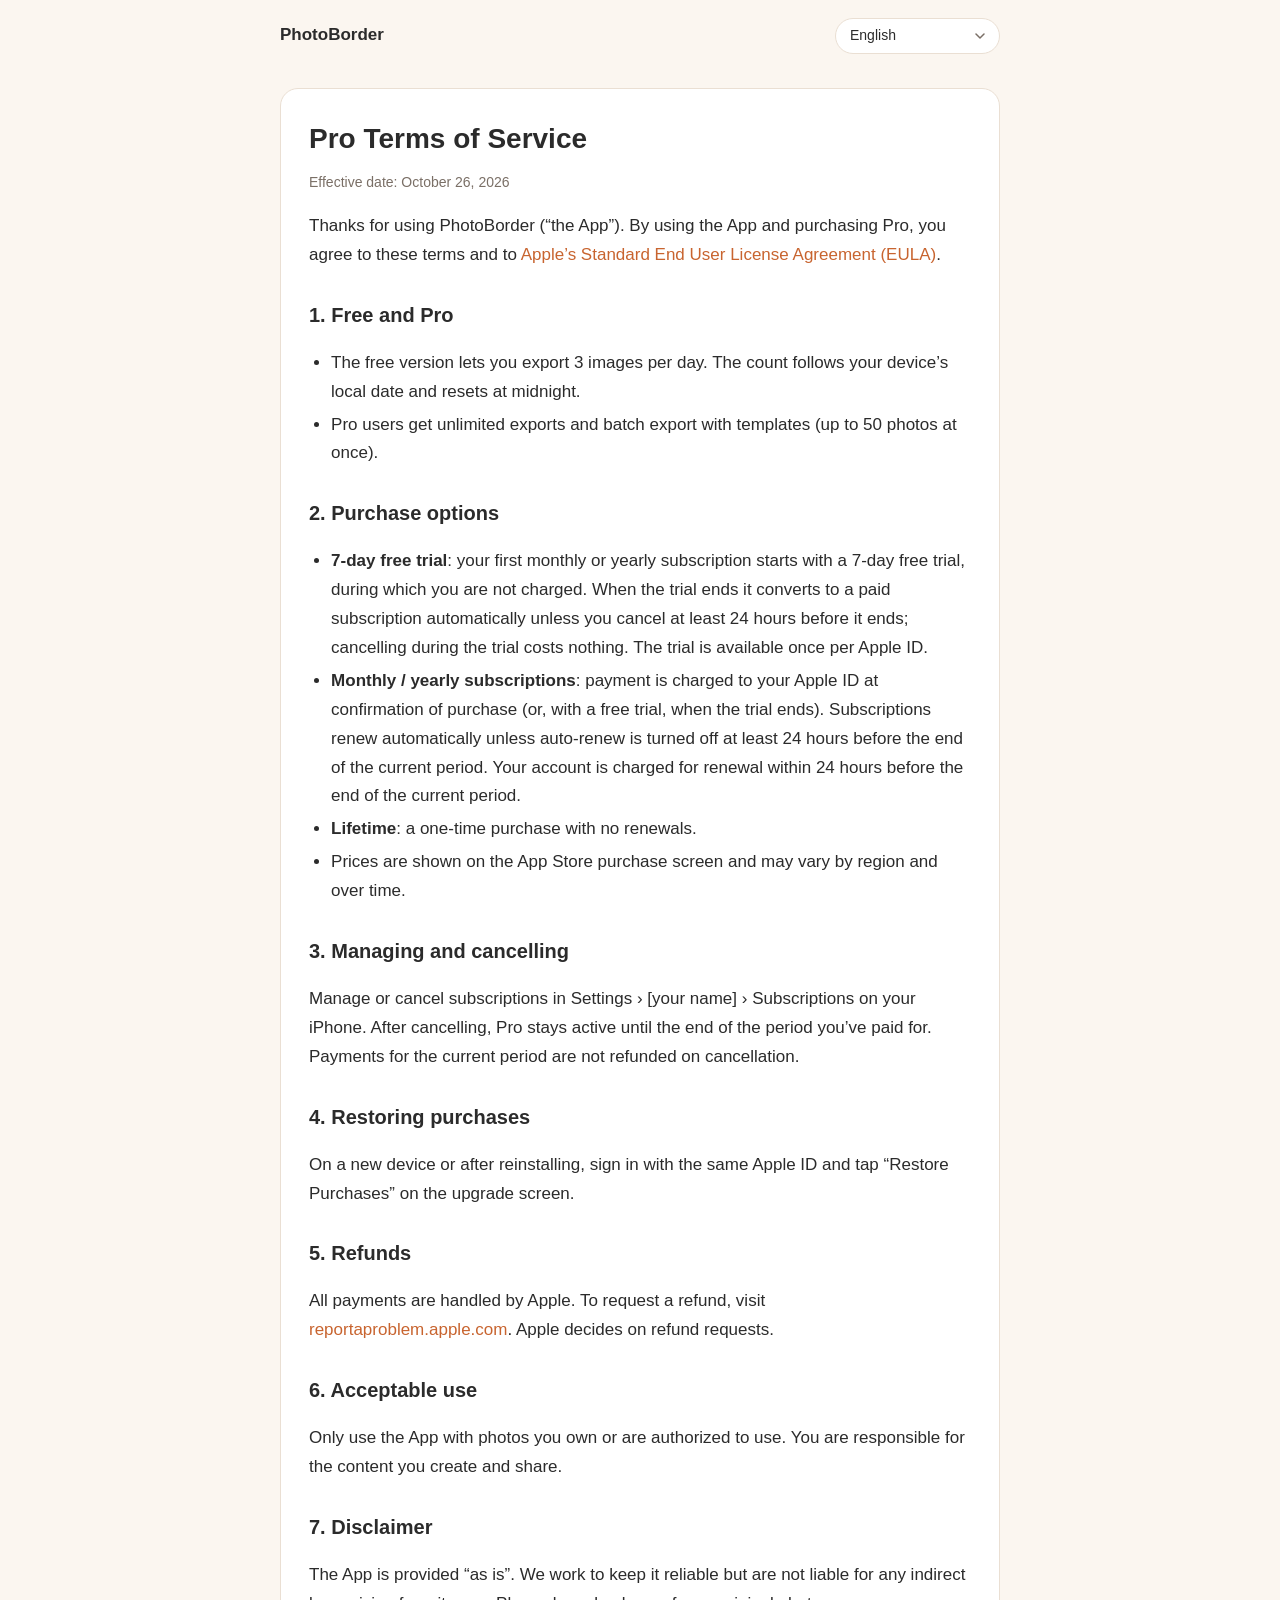
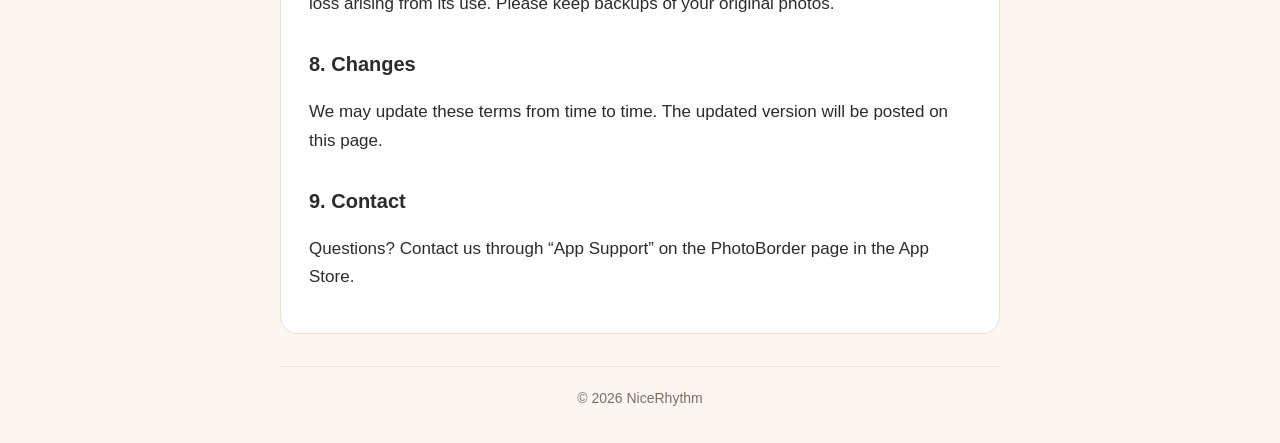
<file: PhotoBorder/terms/index.html>
<!doctype html>
<html lang="zh-Hans" data-ui="zh-Hans">
<head>
  <meta charset="utf-8">
  <meta name="viewport" content="width=device-width, initial-scale=1">
  <title>Pro 服务条款 - 白边相框</title>
  <meta name="title-zh-Hans" content="Pro 服务条款 - 白边相框">
  <meta name="title-zh-Hant" content="Pro 服務條款 - 白邊相框">
  <meta name="title-en" content="Pro Terms of Service - PhotoBorder">
  <meta name="title-ja" content="Pro 利用規約 - フォトボーダー">
  <meta name="title-ko" content="Pro 이용약관 - 포토보더">
  <meta name="title-fr" content="Conditions d’utilisation Pro - PhotoBorder">
  <meta name="title-es" content="Condiciones del servicio Pro - PhotoBorder">
  <meta name="title-es-MX" content="Condiciones del servicio Pro - PhotoBorder">
  <meta name="title-de" content="Pro-Nutzungsbedingungen - PhotoBorder">
  <meta name="title-pt-BR" content="Termos de serviço do Pro - PhotoBorder">
  <meta name="title-it" content="Termini di servizio di Pro - PhotoBorder">
  <meta name="title-ru" content="Условия обслуживания Pro - PhotoBorder">
  <meta name="title-ar" content="شروط خدمة Pro - PhotoBorder">
  <meta name="title-th" content="ข้อกำหนดการให้บริการ Pro - PhotoBorder">
  <meta name="title-nl" content="Pro-gebruiksvoorwaarden - PhotoBorder">
  <meta name="description" content="Add a white border to your photos and print the aperture, shutter speed and ISO underneath.">
  <link rel="icon" href="/assets/favicon.png">
  <link rel="apple-touch-icon" href="/assets/app-icon.png">
  <link rel="stylesheet" href="/assets/style.css">
  <script src="/assets/lang.js"></script>
</head>
<body>
  <div class="wrap">
    <header class="site">
      <a class="brand" href="/PhotoBorder/"><span data-lang="zh-Hans">白边相框</span><span data-lang="zh-Hant">白邊相框</span><span data-lang="en">PhotoBorder</span><span data-lang="ja">フォトボーダー</span><span data-lang="ko">포토보더</span><span data-lang="fr">PhotoBorder</span><span data-lang="es">PhotoBorder</span><span data-lang="es-MX">PhotoBorder</span><span data-lang="de">PhotoBorder</span><span data-lang="pt-BR">PhotoBorder</span><span data-lang="it">PhotoBorder</span><span data-lang="ru">PhotoBorder</span><span data-lang="ar">PhotoBorder</span><span data-lang="th">PhotoBorder</span><span data-lang="nl">PhotoBorder</span></a>
      <select class="lang-select" aria-label="Language"><option value="zh-Hans">简体中文</option><option value="zh-Hant">繁體中文</option><option value="en">English</option><option value="ja">日本語</option><option value="ko">한국어</option><option value="fr">Français</option><option value="es">Español (España)</option><option value="es-MX">Español (México)</option><option value="de">Deutsch</option><option value="pt-BR">Português (Brasil)</option><option value="it">Italiano</option><option value="ru">Русский</option><option value="ar">العربية</option><option value="th">ไทย</option><option value="nl">Nederlands</option></select>
    </header>
    <article class="card" data-lang="zh-Hans">
      <h1>Pro 服务条款</h1>
      <p class="meta">生效日期：2026 年 10 月 26 日</p>
      <p>感谢你使用“白边相框”（以下简称“本 App”）。使用本 App 及购买 Pro 服务，即表示你同意本条款以及 <a href="https://www.apple.com/legal/internet-services/itunes/dev/stdeula/">Apple 标准最终用户许可协议（EULA）</a>。</p>

      <h2>1. 免费版与 Pro</h2>
      <ul>
        <li>免费版每天可导出 3 张图片，次数按设备本地日期计算，每天 0 点重置。</li>
        <li>Pro 用户不限导出次数，并可以使用模板批量导出（一次最多 50 张）。</li>
      </ul>

      <h2>2. 购买方式</h2>
      <ul>
        <li><strong>7 天免费试用</strong>：首次订阅包月或包年时可免费试用 7 天，试用期内不扣款。试用结束后自动转为付费订阅并开始扣款，除非在试用结束前至少 24 小时取消；试用期内取消不产生任何费用。每个 Apple ID 只能享受一次试用。</li>
        <li><strong>包月 / 包年订阅</strong>：确认购买后（有免费试用的，在试用结束时）从你的 Apple ID 账户扣款。订阅会自动续期，除非在当前周期结束前至少 24 小时关闭自动续期；续期费用会在当前周期结束前 24 小时内扣除。</li>
        <li><strong>永久买断</strong>：一次付费，长期有效，无需续费。</li>
        <li>具体价格以 App Store 购买页面显示为准，可能因地区和时间不同而变化。</li>
      </ul>

      <h2>3. 管理与取消订阅</h2>
      <p>你可以在 iPhone 的“设置 › [你的名字] › 订阅”中管理或取消订阅。取消后，Pro 权益会保留到当前已付费周期结束。当前周期内已支付的费用不会因取消而退还。</p>

      <h2>4. 恢复购买</h2>
      <p>在新设备或重新安装 App 后，使用同一个 Apple ID 登录，在升级页面点击“恢复购买”即可恢复 Pro 权益。</p>

      <h2>5. 退款</h2>
      <p>所有付款均由 Apple 处理。如需申请退款，请访问 <a href="https://reportaproblem.apple.com">reportaproblem.apple.com</a>，退款结果由 Apple 决定。</p>

      <h2>6. 使用规范</h2>
      <p>请仅对你拥有权利或已获授权的照片使用本 App。你对自己处理和分享的内容负责。</p>

      <h2>7. 免责声明</h2>
      <p>本 App 按“现状”提供。我们会尽力保证功能稳定，但不对因使用本 App 导致的任何间接损失承担责任。请自行保留原始照片的备份。</p>

      <h2>8. 条款变更</h2>
      <p>我们可能会不时更新本条款，更新后的版本将发布在本页面。</p>

      <h2>9. 联系我们</h2>
      <p>如有任何问题，可在 App Store 的白边相框页面通过「App 支持」联系我们。</p>
    </article>
    <article class="card" data-lang="zh-Hant">
      <h1>Pro 服務條款</h1>
      <p class="meta">生效日期：2026 年 10 月 26 日</p>
      <p>感謝你使用「白邊相框」（以下簡稱「本 App」）。使用本 App 及購買 Pro 服務，即表示你同意本條款以及 <a href="https://www.apple.com/legal/internet-services/itunes/dev/stdeula/">Apple 標準終端使用者授權合約（EULA）</a>。</p>

      <h2>1. 免費版與 Pro</h2>
      <ul>
        <li>免費版每天可匯出 3 張圖片，次數按裝置本機日期計算，每天 0 點重設。</li>
        <li>Pro 使用者不限匯出次數，並可以使用範本批次匯出（一次最多 50 張）。</li>
      </ul>

      <h2>2. 購買方式</h2>
      <ul>
        <li><strong>7 天免費試用</strong>：首次訂閱月訂閱或年訂閱時可免費試用 7 天，試用期間不扣款。試用結束後自動轉為付費訂閱並開始扣款，除非在試用結束前至少 24 小時取消；試用期間取消不產生任何費用。每個 Apple ID 只能享有一次試用。</li>
        <li><strong>月訂閱 / 年訂閱</strong>：確認購買後（有免費試用的，在試用結束時）從你的 Apple ID 帳號扣款。訂閱會自動續訂，除非在目前週期結束前至少 24 小時關閉自動續訂；續訂費用會在目前週期結束前 24 小時內扣除。</li>
        <li><strong>永久買斷</strong>：一次付費，長期有效，無需續訂。</li>
        <li>實際價格以 App Store 購買頁面顯示為準，可能因地區和時間不同而變化。</li>
      </ul>

      <h2>3. 管理與取消訂閱</h2>
      <p>你可以在 iPhone 的「設定 › [你的名字] › 訂閱項目」中管理或取消訂閱。取消後，Pro 權益會保留到目前已付費週期結束。目前週期內已支付的費用不會因取消而退還。</p>

      <h2>4. 回復購買</h2>
      <p>在新裝置或重新安裝 App 後，使用同一個 Apple ID 登入，在升級頁面點「回復購買」即可回復 Pro 權益。</p>

      <h2>5. 退款</h2>
      <p>所有付款均由 Apple 處理。如需申請退款，請前往 <a href="https://reportaproblem.apple.com">reportaproblem.apple.com</a>，退款結果由 Apple 決定。</p>

      <h2>6. 使用規範</h2>
      <p>請僅對你擁有權利或已獲授權的照片使用本 App。你需對自己處理和分享的內容負責。</p>

      <h2>7. 免責聲明</h2>
      <p>本 App 按「現狀」提供。我們會盡力確保功能穩定，但不對因使用本 App 導致的任何間接損失承擔責任。請自行保留原始照片的備份。</p>

      <h2>8. 條款變更</h2>
      <p>我們可能會不時更新本條款，更新後的版本將發布在本頁面。</p>

      <h2>9. 聯絡我們</h2>
      <p>如有任何問題，可在 App Store 的白邊相框頁面透過「App 支援」聯絡我們。</p>
    </article>
    <article class="card" data-lang="en">
      <h1>Pro Terms of Service</h1>
      <p class="meta">Effective date: October 26, 2026</p>
      <p>Thanks for using PhotoBorder (“the App”). By using the App and purchasing Pro, you agree to these terms and to <a href="https://www.apple.com/legal/internet-services/itunes/dev/stdeula/">Apple’s Standard End User License Agreement (EULA)</a>.</p>

      <h2>1. Free and Pro</h2>
      <ul>
        <li>The free version lets you export 3 images per day. The count follows your device’s local date and resets at midnight.</li>
        <li>Pro users get unlimited exports and batch export with templates (up to 50 photos at once).</li>
      </ul>

      <h2>2. Purchase options</h2>
      <ul>
        <li><strong>7-day free trial</strong>: your first monthly or yearly subscription starts with a 7-day free trial, during which you are not charged. When the trial ends it converts to a paid subscription automatically unless you cancel at least 24 hours before it ends; cancelling during the trial costs nothing. The trial is available once per Apple ID.</li>
        <li><strong>Monthly / yearly subscriptions</strong>: payment is charged to your Apple ID at confirmation of purchase (or, with a free trial, when the trial ends). Subscriptions renew automatically unless auto-renew is turned off at least 24 hours before the end of the current period. Your account is charged for renewal within 24 hours before the end of the current period.</li>
        <li><strong>Lifetime</strong>: a one-time purchase with no renewals.</li>
        <li>Prices are shown on the App Store purchase screen and may vary by region and over time.</li>
      </ul>

      <h2>3. Managing and cancelling</h2>
      <p>Manage or cancel subscriptions in Settings › [your name] › Subscriptions on your iPhone. After cancelling, Pro stays active until the end of the period you’ve paid for. Payments for the current period are not refunded on cancellation.</p>

      <h2>4. Restoring purchases</h2>
      <p>On a new device or after reinstalling, sign in with the same Apple ID and tap “Restore Purchases” on the upgrade screen.</p>

      <h2>5. Refunds</h2>
      <p>All payments are handled by Apple. To request a refund, visit <a href="https://reportaproblem.apple.com">reportaproblem.apple.com</a>. Apple decides on refund requests.</p>

      <h2>6. Acceptable use</h2>
      <p>Only use the App with photos you own or are authorized to use. You are responsible for the content you create and share.</p>

      <h2>7. Disclaimer</h2>
      <p>The App is provided “as is”. We work to keep it reliable but are not liable for any indirect loss arising from its use. Please keep backups of your original photos.</p>

      <h2>8. Changes</h2>
      <p>We may update these terms from time to time. The updated version will be posted on this page.</p>

      <h2>9. Contact</h2>
      <p>Questions? Contact us through “App Support” on the PhotoBorder page in the App Store.</p>
    </article>
    <article class="card" data-lang="ja">
      <h1>Pro 利用規約</h1>
      <p class="meta">施行日：2026 年 10 月 26 日</p>
      <p>フォトボーダー（以下「本アプリ」）をご利用いただきありがとうございます。本アプリを使用し Pro を購入することで、本規約および <a href="https://www.apple.com/legal/internet-services/itunes/dev/stdeula/">Apple 標準エンドユーザ使用許諾契約（EULA）</a>に同意したものとみなされます。</p>

      <h2>1. 無料版と Pro</h2>
      <ul>
        <li>無料版では 1 日 3 枚まで画像を書き出せます。回数はデバイスの日付で数え、毎日 0 時にリセットされます。</li>
        <li>Pro では書き出しが無制限になり、テンプレートでの一括書き出し（一度に最大 50 枚）を使えます。</li>
      </ul>

      <h2>2. 購入方法</h2>
      <ul>
        <li><strong>7 日間無料トライアル</strong>：月額または年額のサブスクリプションを初めて購入すると、7 日間の無料トライアルが始まり、その間は請求されません。トライアル終了の 24 時間以上前に解約しない限り、終了時に自動で有料サブスクリプションに移行し、請求が始まります。トライアル中の解約は無料です。トライアルは Apple ID ごとに 1 回限りです。</li>
        <li><strong>月額 / 年額サブスクリプション</strong>：購入の確定時（無料トライアルがある場合はトライアル終了時）に Apple ID に請求されます。現在の期間が終わる 24 時間以上前に自動更新をオフにしない限り、自動で更新されます。更新料金は現在の期間が終わる前の 24 時間以内に請求されます。</li>
        <li><strong>買い切り</strong>：一度の支払いで、更新はありません。</li>
        <li>価格は App Store の購入画面に表示されるもので、地域や時期によって変わる場合があります。</li>
      </ul>

      <h2>3. 管理と解約</h2>
      <p>サブスクリプションは iPhone の「設定 › [ユーザ名] › サブスクリプション」で管理・解約できます。解約後も、支払い済みの期間が終わるまで Pro を使えます。解約しても現在の期間の料金は返金されません。</p>

      <h2>4. 購入の復元</h2>
      <p>新しいデバイスや再インストール後は、同じ Apple ID でサインインし、アップグレード画面の「購入を復元」をタップしてください。</p>

      <h2>5. 返金</h2>
      <p>お支払いはすべて Apple が処理します。返金の申請は <a href="https://reportaproblem.apple.com">reportaproblem.apple.com</a> から行ってください。返金の可否は Apple が判断します。</p>

      <h2>6. 利用上の注意</h2>
      <p>本アプリは、ご自身が権利を持つ、または使用を許可された写真にのみご利用ください。作成・共有した内容についてはご自身が責任を負います。</p>

      <h2>7. 免責事項</h2>
      <p>本アプリは「現状のまま」提供されます。安定した動作に努めますが、本アプリの使用によって生じた間接的な損害について責任を負いません。元の写真のバックアップを保管してください。</p>

      <h2>8. 規約の変更</h2>
      <p>本規約は随時更新されることがあります。更新後の版はこのページに掲載します。</p>

      <h2>9. お問い合わせ</h2>
      <p>ご質問は、App Store のフォトボーダーのページにある「Appサポート」からお問い合わせください。</p>
    </article>
    <article class="card" data-lang="ko">
      <h1>Pro 이용약관</h1>
      <p class="meta">시행일: 2026년 10월 26일</p>
      <p>포토보더(이하 ‘앱’)를 이용해 주셔서 감사합니다. 앱을 사용하고 Pro를 구입하면 본 약관과 <a href="https://www.apple.com/legal/internet-services/itunes/dev/stdeula/">Apple 표준 최종 사용자 사용권 계약(EULA)</a>에 동의하는 것으로 간주됩니다.</p>

      <h2>1. 무료 버전과 Pro</h2>
      <ul>
        <li>무료 버전에서는 하루 3장까지 이미지를 내보낼 수 있습니다. 횟수는 기기의 날짜 기준이며 매일 자정에 초기화됩니다.</li>
        <li>Pro 사용자는 내보내기 횟수 제한이 없으며, 템플릿으로 일괄 내보내기(한 번에 최대 50장)를 할 수 있습니다.</li>
      </ul>

      <h2>2. 구입 방법</h2>
      <ul>
        <li><strong>7일 무료 체험</strong>: 월간 또는 연간 구독을 처음 시작하면 7일 무료 체험이 제공되며, 체험 기간에는 요금이 청구되지 않습니다. 체험 종료 최소 24시간 전에 취소하지 않으면 자동으로 유료 구독으로 전환되어 요금이 청구됩니다. 체험 기간 중 취소하면 비용이 들지 않습니다. 체험은 Apple ID당 한 번만 제공됩니다.</li>
        <li><strong>월간 / 연간 구독</strong>: 구입을 확정할 때(무료 체험이 있는 경우 체험이 끝날 때) Apple ID로 요금이 청구됩니다. 현재 기간이 끝나기 최소 24시간 전에 자동 갱신을 끄지 않으면 자동으로 갱신되며, 갱신 요금은 현재 기간이 끝나기 전 24시간 이내에 청구됩니다.</li>
        <li><strong>평생 이용권</strong>: 한 번 결제로 갱신 없이 이용합니다.</li>
        <li>가격은 App Store 구입 화면에 표시되며, 지역과 시기에 따라 달라질 수 있습니다.</li>
      </ul>

      <h2>3. 관리 및 취소</h2>
      <p>구독은 iPhone의 설정 › [사용자 이름] › 구독에서 관리하거나 취소할 수 있습니다. 취소해도 결제한 기간이 끝날 때까지 Pro가 유지됩니다. 현재 기간의 요금은 취소해도 환불되지 않습니다.</p>

      <h2>4. 구매 복원</h2>
      <p>새 기기나 재설치 후에는 같은 Apple ID로 로그인하고 업그레이드 화면에서 ‘구매 복원’을 탭하세요.</p>

      <h2>5. 환불</h2>
      <p>모든 결제는 Apple이 처리합니다. 환불을 요청하려면 <a href="https://reportaproblem.apple.com">reportaproblem.apple.com</a>을 방문하세요. 환불 여부는 Apple이 결정합니다.</p>

      <h2>6. 이용 규칙</h2>
      <p>본인에게 권리가 있거나 사용 허락을 받은 사진에만 앱을 사용해 주세요. 만들고 공유하는 콘텐츠에 대한 책임은 사용자에게 있습니다.</p>

      <h2>7. 면책 조항</h2>
      <p>앱은 ‘있는 그대로’ 제공됩니다. 안정적으로 작동하도록 노력하지만, 앱 사용으로 인한 간접적인 손해에 대해서는 책임지지 않습니다. 원본 사진은 따로 백업해 두세요.</p>

      <h2>8. 약관 변경</h2>
      <p>본 약관은 수시로 업데이트될 수 있으며, 업데이트된 버전은 이 페이지에 게시됩니다.</p>

      <h2>9. 문의</h2>
      <p>문의 사항은 App Store의 포토보더 페이지에서 ‘앱 지원’을 통해 연락해 주세요.</p>
    </article>
    <article class="card" data-lang="fr">
      <h1>Conditions d’utilisation Pro</h1>
      <p class="meta">Date d’entrée en vigueur : 26 octobre 2026</p>
      <p>Merci d’utiliser PhotoBorder (« l’app »). En utilisant l’app et en achetant Pro, vous acceptez les présentes conditions ainsi que le <a href="https://www.apple.com/legal/internet-services/itunes/dev/stdeula/">contrat de licence utilisateur final standard d’Apple (EULA)</a>.</p>

      <h2>1. Version gratuite et Pro</h2>
      <ul>
        <li>La version gratuite permet d’exporter 3 images par jour. Le compteur suit la date locale de votre appareil et se remet à zéro à minuit.</li>
        <li>Les utilisateurs Pro bénéficient d’exports illimités et de l’export par lot avec les modèles (jusqu’à 50 photos à la fois).</li>
      </ul>

      <h2>2. Formules d’achat</h2>
      <ul>
        <li><strong>Essai gratuit de 7 jours</strong> : votre premier abonnement mensuel ou annuel commence par un essai gratuit de 7 jours, sans frais. À la fin de l’essai, il devient automatiquement un abonnement payant, sauf si vous résiliez au moins 24 heures avant la fin ; résilier pendant l’essai ne coûte rien. L’essai est proposé une seule fois par identifiant Apple.</li>
        <li><strong>Abonnements mensuel / annuel</strong> : le paiement est débité de votre compte Apple à la confirmation de l’achat (ou, avec un essai gratuit, à la fin de l’essai). Les abonnements se renouvellent automatiquement, sauf si le renouvellement automatique est désactivé au moins 24 heures avant la fin de la période en cours. Le renouvellement est débité dans les 24 heures précédant la fin de la période en cours.</li>
        <li><strong>À vie</strong> : un achat unique, sans renouvellement.</li>
        <li>Les prix sont affichés sur l’écran d’achat de l’App Store et peuvent varier selon la région et dans le temps.</li>
      </ul>

      <h2>3. Gérer et résilier</h2>
      <p>Gérez ou résiliez vos abonnements dans Réglages › [votre nom] › Abonnements sur votre iPhone. Après la résiliation, Pro reste actif jusqu’à la fin de la période payée. Les sommes versées pour la période en cours ne sont pas remboursées en cas de résiliation.</p>

      <h2>4. Restaurer les achats</h2>
      <p>Sur un nouvel appareil ou après une réinstallation, connectez-vous avec le même identifiant Apple et touchez « Restaurer les achats » sur l’écran de mise à niveau.</p>

      <h2>5. Remboursements</h2>
      <p>Tous les paiements sont traités par Apple. Pour demander un remboursement, rendez-vous sur <a href="https://reportaproblem.apple.com">reportaproblem.apple.com</a>. Apple statue sur les demandes de remboursement.</p>

      <h2>6. Utilisation acceptable</h2>
      <p>N’utilisez l’app qu’avec des photos dont vous détenez les droits ou que vous êtes autorisé à utiliser. Vous êtes responsable du contenu que vous créez et partagez.</p>

      <h2>7. Clause de non-responsabilité</h2>
      <p>L’app est fournie « en l’état ». Nous faisons de notre mieux pour qu’elle soit fiable, mais nous ne sommes pas responsables des pertes indirectes liées à son utilisation. Conservez des sauvegardes de vos photos originales.</p>

      <h2>8. Modifications</h2>
      <p>Nous pouvons mettre à jour ces conditions de temps à autre. La version mise à jour sera publiée sur cette page.</p>

      <h2>9. Contact</h2>
      <p>Une question ? Contactez-nous via « Assistance de l’app » sur la page PhotoBorder de l’App Store.</p>
    </article>
    <article class="card" data-lang="es">
      <h1>Condiciones del servicio Pro</h1>
      <p class="meta">Fecha de entrada en vigor: 26 de octubre de 2026</p>
      <p>Gracias por usar PhotoBorder («la app»). Al usar la app y comprar Pro, aceptas estas condiciones y el <a href="https://www.apple.com/legal/internet-services/itunes/dev/stdeula/">contrato de licencia de usuario final estándar de Apple (EULA)</a>.</p>

      <h2>1. Versión gratuita y Pro</h2>
      <ul>
        <li>La versión gratuita permite exportar 3 imágenes al día. El contador sigue la fecha local de tu dispositivo y se reinicia a medianoche.</li>
        <li>Los usuarios Pro tienen exportaciones ilimitadas y exportación por lotes con plantillas (hasta 50 fotos a la vez).</li>
      </ul>

      <h2>2. Opciones de compra</h2>
      <ul>
        <li><strong>Prueba gratuita de 7 días</strong>: tu primera suscripción mensual o anual empieza con 7 días de prueba gratuita, sin cargos. Al terminar, pasa automáticamente a ser de pago, salvo que la canceles al menos 24 horas antes del final; cancelar durante la prueba no cuesta nada. La prueba solo está disponible una vez por Apple ID.</li>
        <li><strong>Suscripciones mensual / anual</strong>: el pago se carga a tu Apple ID al confirmar la compra (o, con prueba gratuita, al terminar la prueba). Las suscripciones se renuevan automáticamente salvo que desactives la renovación automática al menos 24 horas antes del final del periodo actual. La renovación se cobra en las 24 horas anteriores al final del periodo actual.</li>
        <li><strong>De por vida</strong>: un único pago, sin renovaciones.</li>
        <li>Los precios se muestran en la pantalla de compra del App Store y pueden variar según la región y con el tiempo.</li>
      </ul>

      <h2>3. Gestionar y cancelar</h2>
      <p>Gestiona o cancela las suscripciones en Ajustes › [tu nombre] › Suscripciones en tu iPhone. Tras cancelar, Pro sigue activo hasta el final del periodo pagado. Los pagos del periodo actual no se reembolsan al cancelar.</p>

      <h2>4. Restaurar compras</h2>
      <p>En un dispositivo nuevo o tras reinstalar, inicia sesión con el mismo Apple ID y toca «Restaurar compras» en la pantalla de mejora.</p>

      <h2>5. Reembolsos</h2>
      <p>Apple gestiona todos los pagos. Para solicitar un reembolso, visita <a href="https://reportaproblem.apple.com">reportaproblem.apple.com</a>. Apple decide sobre las solicitudes de reembolso.</p>

      <h2>6. Uso aceptable</h2>
      <p>Usa la app solo con fotos de las que tengas los derechos o que estés autorizado a usar. Eres responsable del contenido que creas y compartes.</p>

      <h2>7. Exención de responsabilidad</h2>
      <p>La app se ofrece «tal cual». Trabajamos para que sea fiable, pero no nos hacemos responsables de pérdidas indirectas derivadas de su uso. Guarda copias de seguridad de tus fotos originales.</p>

      <h2>8. Cambios</h2>
      <p>Podemos actualizar estas condiciones de vez en cuando. La versión actualizada se publicará en esta página.</p>

      <h2>9. Contacto</h2>
      <p>¿Tienes alguna pregunta? Contáctanos desde «Soporte de la app» en la página de PhotoBorder en el App Store.</p>
    </article>
    <article class="card" data-lang="es-MX">
      <h1>Condiciones del servicio Pro</h1>
      <p class="meta">Fecha de entrada en vigor: 26 de octubre de 2026</p>
      <p>Gracias por usar PhotoBorder (“la app”). Al usar la app y comprar Pro, aceptas estas condiciones y el <a href="https://www.apple.com/legal/internet-services/itunes/dev/stdeula/">contrato de licencia de usuario final estándar de Apple (EULA)</a>.</p>

      <h2>1. Versión gratuita y Pro</h2>
      <ul>
        <li>La versión gratuita permite exportar 3 imágenes al día. El contador sigue la fecha local de tu dispositivo y se reinicia a medianoche.</li>
        <li>Los usuarios Pro tienen exportaciones ilimitadas y exportación por lotes con plantillas (hasta 50 fotos a la vez).</li>
      </ul>

      <h2>2. Opciones de compra</h2>
      <ul>
        <li><strong>Prueba gratuita de 7 días</strong>: tu primera suscripción mensual o anual empieza con 7 días de prueba gratuita, sin cargos. Al terminar, pasa automáticamente a ser de pago, salvo que la canceles al menos 24 horas antes del final; cancelar durante la prueba no cuesta nada. La prueba solo está disponible una vez por Apple ID.</li>
        <li><strong>Suscripciones mensual / anual</strong>: el pago se carga a tu Apple ID al confirmar la compra (o, con prueba gratuita, al terminar la prueba). Las suscripciones se renuevan automáticamente salvo que desactives la renovación automática al menos 24 horas antes del final del periodo actual. La renovación se cobra en las 24 horas anteriores al final del periodo actual.</li>
        <li><strong>De por vida</strong>: un único pago, sin renovaciones.</li>
        <li>Los precios se muestran en la pantalla de compra del App Store y pueden variar según la región y con el tiempo.</li>
      </ul>

      <h2>3. Administrar y cancelar</h2>
      <p>Administra o cancela las suscripciones en Configuración › [tu nombre] › Suscripciones en tu iPhone. Tras cancelar, Pro sigue activo hasta el final del periodo pagado. Los pagos del periodo actual no se reembolsan al cancelar.</p>

      <h2>4. Restaurar compras</h2>
      <p>En un dispositivo nuevo o tras reinstalar, inicia sesión con el mismo Apple ID y toca “Restaurar compras” en la pantalla de mejora.</p>

      <h2>5. Reembolsos</h2>
      <p>Apple administra todos los pagos. Para solicitar un reembolso, visita <a href="https://reportaproblem.apple.com">reportaproblem.apple.com</a>. Apple decide sobre las solicitudes de reembolso.</p>

      <h2>6. Uso aceptable</h2>
      <p>Usa la app solo con fotos de las que tengas los derechos o que estés autorizado a usar. Eres responsable del contenido que creas y compartes.</p>

      <h2>7. Exención de responsabilidad</h2>
      <p>La app se ofrece “tal cual”. Trabajamos para que sea fiable, pero no nos hacemos responsables de pérdidas indirectas derivadas de su uso. Guarda copias de seguridad de tus fotos originales.</p>

      <h2>8. Cambios</h2>
      <p>Podemos actualizar estas condiciones de vez en cuando. La versión actualizada se publicará en esta página.</p>

      <h2>9. Contacto</h2>
      <p>¿Tienes alguna pregunta? Contáctanos desde “Soporte de la app” en la página de PhotoBorder en el App Store.</p>
    </article>
    <article class="card" data-lang="de">
      <h1>Pro-Nutzungsbedingungen</h1>
      <p class="meta">Gültig ab: 26. Oktober 2026</p>
      <p>Danke, dass du PhotoBorder („die App“) nutzt. Mit der Nutzung der App und dem Kauf von Pro stimmst du diesen Bedingungen und <a href="https://www.apple.com/legal/internet-services/itunes/dev/stdeula/">Apples Standard-Endbenutzer-Lizenzvertrag (EULA)</a> zu.</p>

      <h2>1. Kostenlos und Pro</h2>
      <ul>
        <li>Mit der kostenlosen Version kannst du 3 Bilder pro Tag exportieren. Die Zählung folgt dem lokalen Datum deines Geräts und wird um Mitternacht zurückgesetzt.</li>
        <li>Pro-Nutzer erhalten unbegrenzte Exporte und den Stapelexport mit Vorlagen (bis zu 50 Fotos auf einmal).</li>
      </ul>

      <h2>2. Kaufoptionen</h2>
      <ul>
        <li><strong>7 Tage kostenlos testen</strong>: Dein erstes Monats- oder Jahresabo beginnt mit einer 7-tägigen kostenlosen Testphase, in der nichts berechnet wird. Danach wird es automatisch ein kostenpflichtiges Abo, sofern du nicht mindestens 24 Stunden vor Ende kündigst; eine Kündigung während der Testphase kostet nichts. Die Testphase gibt es einmal pro Apple-ID.</li>
        <li><strong>Monats- / Jahresabo</strong>: Die Zahlung wird bei Kaufbestätigung (bei einer Testphase an deren Ende) deiner Apple-ID belastet. Abos verlängern sich automatisch, sofern die automatische Verlängerung nicht mindestens 24 Stunden vor Ende des aktuellen Zeitraums deaktiviert wird. Die Verlängerung wird innerhalb von 24 Stunden vor Ende des aktuellen Zeitraums berechnet.</li>
        <li><strong>Lifetime</strong>: ein einmaliger Kauf ohne Verlängerung.</li>
        <li>Die Preise werden im Kaufbildschirm des App Store angezeigt und können je nach Region und Zeitpunkt abweichen.</li>
      </ul>

      <h2>3. Verwalten und kündigen</h2>
      <p>Verwalte oder kündige Abos auf deinem iPhone unter Einstellungen › [dein Name] › Abonnements. Nach der Kündigung bleibt Pro bis zum Ende des bezahlten Zeitraums aktiv. Zahlungen für den aktuellen Zeitraum werden bei Kündigung nicht erstattet.</p>

      <h2>4. Käufe wiederherstellen</h2>
      <p>Melde dich auf einem neuen Gerät oder nach einer Neuinstallation mit derselben Apple-ID an und tippe auf dem Upgrade-Bildschirm auf „Käufe wiederherstellen“.</p>

      <h2>5. Rückerstattungen</h2>
      <p>Alle Zahlungen werden von Apple abgewickelt. Eine Rückerstattung beantragst du unter <a href="https://reportaproblem.apple.com">reportaproblem.apple.com</a>. Apple entscheidet über Rückerstattungen.</p>

      <h2>6. Zulässige Nutzung</h2>
      <p>Nutze die App nur mit Fotos, an denen du die Rechte hast oder die du verwenden darfst. Du bist für die Inhalte verantwortlich, die du erstellst und teilst.</p>

      <h2>7. Haftungsausschluss</h2>
      <p>Die App wird „wie besehen“ bereitgestellt. Wir bemühen uns um Zuverlässigkeit, haften aber nicht für indirekte Schäden aus ihrer Nutzung. Bitte bewahre Sicherungen deiner Originalfotos auf.</p>

      <h2>8. Änderungen</h2>
      <p>Wir können diese Bedingungen von Zeit zu Zeit aktualisieren. Die aktualisierte Version wird auf dieser Seite veröffentlicht.</p>

      <h2>9. Kontakt</h2>
      <p>Fragen? Kontaktiere uns über „App-Support“ auf der PhotoBorder-Seite im App Store.</p>
    </article>
    <article class="card" data-lang="pt-BR">
      <h1>Termos de serviço do Pro</h1>
      <p class="meta">Vigente a partir de: 26 de outubro de 2026</p>
      <p>Obrigado por usar o PhotoBorder (“o app”). Ao usar o app e comprar o Pro, você concorda com estes termos e com o <a href="https://www.apple.com/legal/internet-services/itunes/dev/stdeula/">Contrato de Licença de Usuário Final Padrão da Apple (EULA)</a>.</p>

      <h2>1. Versão gratuita e Pro</h2>
      <ul>
        <li>A versão gratuita permite exportar 3 imagens por dia. A contagem segue a data local do dispositivo e zera à meia-noite.</li>
        <li>Usuários Pro têm exportações ilimitadas e exportação em lote com modelos (até 50 fotos de uma vez).</li>
      </ul>

      <h2>2. Opções de compra</h2>
      <ul>
        <li><strong>Teste grátis de 7 dias</strong>: sua primeira assinatura mensal ou anual começa com 7 dias de teste grátis, sem cobrança. Ao fim do teste, ela vira uma assinatura paga automaticamente, a menos que você cancele com pelo menos 24 horas de antecedência; cancelar durante o teste não custa nada. O teste é oferecido uma vez por ID Apple.</li>
        <li><strong>Assinaturas mensal / anual</strong>: o pagamento é cobrado no seu ID Apple na confirmação da compra (ou, com teste grátis, ao fim do teste). As assinaturas são renovadas automaticamente, a menos que a renovação automática seja desativada pelo menos 24 horas antes do fim do período atual. A renovação é cobrada nas 24 horas anteriores ao fim do período atual.</li>
        <li><strong>Vitalício</strong>: uma compra única, sem renovações.</li>
        <li>Os preços aparecem na tela de compra da App Store e podem variar conforme a região e ao longo do tempo.</li>
      </ul>

      <h2>3. Gerenciar e cancelar</h2>
      <p>Gerencie ou cancele assinaturas em Ajustes › [seu nome] › Assinaturas no iPhone. Depois de cancelar, o Pro continua ativo até o fim do período pago. Os valores do período atual não são reembolsados no cancelamento.</p>

      <h2>4. Restaurar compras</h2>
      <p>Em um novo dispositivo ou depois de reinstalar, entre com o mesmo ID Apple e toque em “Restaurar compras” na tela de upgrade.</p>

      <h2>5. Reembolsos</h2>
      <p>Todos os pagamentos são processados pela Apple. Para pedir reembolso, acesse <a href="https://reportaproblem.apple.com">reportaproblem.apple.com</a>. A Apple decide sobre os pedidos de reembolso.</p>

      <h2>6. Uso aceitável</h2>
      <p>Use o app apenas com fotos das quais você tem os direitos ou que está autorizado a usar. Você é responsável pelo conteúdo que cria e compartilha.</p>

      <h2>7. Isenção de responsabilidade</h2>
      <p>O app é fornecido “no estado em que se encontra”. Trabalhamos para que ele seja confiável, mas não nos responsabilizamos por perdas indiretas decorrentes do seu uso. Mantenha cópias de segurança das suas fotos originais.</p>

      <h2>8. Alterações</h2>
      <p>Podemos atualizar estes termos de tempos em tempos. A versão atualizada será publicada nesta página.</p>

      <h2>9. Contato</h2>
      <p>Dúvidas? Fale com a gente pelo “Suporte do app” na página do PhotoBorder na App Store.</p>
    </article>
    <article class="card" data-lang="it">
      <h1>Termini di servizio di Pro</h1>
      <p class="meta">In vigore dal: 26 ottobre 2026</p>
      <p>Grazie per usare PhotoBorder (“l’app”). Usando l’app e acquistando Pro, accetti questi termini e il <a href="https://www.apple.com/legal/internet-services/itunes/dev/stdeula/">Contratto di licenza standard per l’utente finale di Apple (EULA)</a>.</p>

      <h2>1. Versione gratuita e Pro</h2>
      <ul>
        <li>La versione gratuita consente di esportare 3 immagini al giorno. Il conteggio segue la data locale del dispositivo e si azzera a mezzanotte.</li>
        <li>Gli utenti Pro hanno esportazioni illimitate e l’esportazione in blocco con i modelli (fino a 50 foto alla volta).</li>
      </ul>

      <h2>2. Opzioni di acquisto</h2>
      <ul>
        <li><strong>Prova gratuita di 7 giorni</strong>: il tuo primo abbonamento mensile o annuale inizia con 7 giorni di prova gratuita, senza addebiti. Al termine diventa automaticamente un abbonamento a pagamento, a meno che tu non annulli almeno 24 ore prima della fine; annullare durante la prova non costa nulla. La prova è disponibile una sola volta per ID Apple.</li>
        <li><strong>Abbonamenti mensile / annuale</strong>: il pagamento viene addebitato sul tuo ID Apple alla conferma dell’acquisto (o, con la prova gratuita, alla fine della prova). Gli abbonamenti si rinnovano automaticamente se il rinnovo automatico non viene disattivato almeno 24 ore prima della fine del periodo in corso. Il rinnovo viene addebitato nelle 24 ore precedenti la fine del periodo in corso.</li>
        <li><strong>A vita</strong>: un acquisto una tantum, senza rinnovi.</li>
        <li>I prezzi sono indicati nella schermata di acquisto di App Store e possono variare in base al paese e nel tempo.</li>
      </ul>

      <h2>3. Gestione e annullamento</h2>
      <p>Gestisci o annulla gli abbonamenti in Impostazioni › [il tuo nome] › Abbonamenti su iPhone. Dopo l’annullamento, Pro resta attivo fino alla fine del periodo pagato. I pagamenti del periodo in corso non vengono rimborsati in caso di annullamento.</p>

      <h2>4. Ripristino degli acquisti</h2>
      <p>Su un nuovo dispositivo o dopo una reinstallazione, accedi con lo stesso ID Apple e tocca “Ripristina acquisti” nella schermata di upgrade.</p>

      <h2>5. Rimborsi</h2>
      <p>Tutti i pagamenti sono gestiti da Apple. Per chiedere un rimborso, visita <a href="https://reportaproblem.apple.com">reportaproblem.apple.com</a>. Apple decide sulle richieste di rimborso.</p>

      <h2>6. Uso consentito</h2>
      <p>Usa l’app solo con foto di cui possiedi i diritti o che sei autorizzato a usare. Sei responsabile dei contenuti che crei e condividi.</p>

      <h2>7. Esclusione di responsabilità</h2>
      <p>L’app è fornita “così com’è”. Ci impegniamo a renderla affidabile, ma non siamo responsabili di perdite indirette derivanti dal suo uso. Conserva copie di backup delle tue foto originali.</p>

      <h2>8. Modifiche</h2>
      <p>Possiamo aggiornare questi termini di tanto in tanto. La versione aggiornata sarà pubblicata in questa pagina.</p>

      <h2>9. Contatti</h2>
      <p>Domande? Contattaci tramite “Supporto app” nella pagina di PhotoBorder su App Store.</p>
    </article>
    <article class="card" data-lang="ru">
      <h1>Условия обслуживания Pro</h1>
      <p class="meta">Дата вступления в силу: 26 октября 2026 г.</p>
      <p>Спасибо, что пользуетесь PhotoBorder («приложение»). Используя приложение и покупая Pro, вы соглашаетесь с этими условиями и со <a href="https://www.apple.com/legal/internet-services/itunes/dev/stdeula/">Стандартным лицензионным соглашением Apple с конечным пользователем (EULA)</a>.</p>

      <h2>1. Бесплатная версия и Pro</h2>
      <ul>
        <li>Бесплатная версия позволяет экспортировать 3 изображения в день. Счётчик идёт по местной дате устройства и сбрасывается в полночь.</li>
        <li>У пользователей Pro экспорт не ограничен и доступен пакетный экспорт с шаблонами (до 50 фото за раз).</li>
      </ul>

      <h2>2. Варианты покупки</h2>
      <ul>
        <li><strong>7 дней бесплатно</strong>: первая месячная или годовая подписка начинается с 7-дневного бесплатного пробного периода, в течение которого плата не взимается. По его окончании подписка автоматически становится платной, если вы не отмените её минимум за 24 часа до конца; отмена во время пробного периода бесплатна. Пробный период доступен один раз на Apple ID.</li>
        <li><strong>Месячная / годовая подписка</strong>: оплата списывается с вашего Apple ID при подтверждении покупки (а при пробном периоде — по его окончании). Подписка продлевается автоматически, если автопродление не отключено минимум за 24 часа до конца текущего периода. Плата за продление списывается в течение 24 часов до конца текущего периода.</li>
        <li><strong>Бессрочно</strong>: разовая покупка без продлений.</li>
        <li>Цены указаны на экране покупки в App Store и могут различаться в зависимости от региона и времени.</li>
      </ul>

      <h2>3. Управление и отмена</h2>
      <p>Управлять подписками и отменять их можно на iPhone в «Настройки» › [ваше имя] › «Подписки». После отмены Pro действует до конца оплаченного периода. Плата за текущий период при отмене не возвращается.</p>

      <h2>4. Восстановление покупок</h2>
      <p>На новом устройстве или после переустановки войдите с тем же Apple ID и нажмите «Восстановить покупки» на экране улучшения.</p>

      <h2>5. Возврат средств</h2>
      <p>Все платежи обрабатывает Apple. Чтобы запросить возврат, откройте <a href="https://reportaproblem.apple.com">reportaproblem.apple.com</a>. Решение о возврате принимает Apple.</p>

      <h2>6. Допустимое использование</h2>
      <p>Используйте приложение только с фото, на которые у вас есть права или разрешение. Вы отвечаете за контент, который создаёте и публикуете.</p>

      <h2>7. Отказ от ответственности</h2>
      <p>Приложение предоставляется «как есть». Мы стараемся, чтобы оно работало надёжно, но не несём ответственности за косвенные убытки от его использования. Храните резервные копии исходных фото.</p>

      <h2>8. Изменения</h2>
      <p>Мы можем время от времени обновлять эти условия. Обновлённая версия будет опубликована на этой странице.</p>

      <h2>9. Контакты</h2>
      <p>Есть вопросы? Свяжитесь с нами через «Поддержка приложения» на странице PhotoBorder в App Store.</p>
    </article>
    <article class="card" data-lang="ar">
      <h1>شروط خدمة Pro</h1>
      <p class="meta">تاريخ السريان: 26 أكتوبر 2026</p>
      <p>شكرًا لاستخدامك PhotoBorder («التطبيق»). باستخدامك التطبيق وشرائك Pro، فإنك توافق على هذه الشروط وعلى <a href="https://www.apple.com/legal/internet-services/itunes/dev/stdeula/">اتفاقية ترخيص المستخدم النهائي القياسية من Apple (EULA)</a>.</p>

      <h2>1. المجاني وPro</h2>
      <ul>
        <li>يتيح الإصدار المجاني تصدير 3 صور يوميًا. يتبع العدد التاريخ المحلي لجهازك ويُعاد ضبطه عند منتصف الليل.</li>
        <li>يحصل مستخدمو Pro على تصدير غير محدود وتصدير الدفعات بالقوالب (حتى 50 صورة دفعة واحدة).</li>
      </ul>

      <h2>2. خيارات الشراء</h2>
      <ul>
        <li><strong>تجربة مجانية لمدة 7 أيام</strong>: يبدأ أول اشتراك شهري أو سنوي لك بتجربة مجانية لمدة 7 أيام لا تُحاسَب خلالها. عند انتهاء التجربة يتحول تلقائيًا إلى اشتراك مدفوع ما لم تلغه قبل انتهائها بـ 24 ساعة على الأقل؛ والإلغاء خلال التجربة لا يكلّف شيئًا. التجربة متاحة مرة واحدة لكل Apple ID.</li>
        <li><strong>الاشتراكات الشهرية والسنوية</strong>: يُخصم المبلغ من Apple ID عند تأكيد الشراء (أو عند انتهاء التجربة المجانية إن وُجدت). تتجدد الاشتراكات تلقائيًا ما لم يُوقَف التجديد التلقائي قبل نهاية الفترة الحالية بـ 24 ساعة على الأقل. يُخصم مبلغ التجديد خلال 24 ساعة قبل نهاية الفترة الحالية.</li>
        <li><strong>مدى الحياة</strong>: شراء لمرة واحدة دون تجديد.</li>
        <li>تظهر الأسعار في شاشة الشراء في App Store، وقد تختلف حسب المنطقة ومع مرور الوقت.</li>
      </ul>

      <h2>3. الإدارة والإلغاء</h2>
      <p>يمكنك إدارة الاشتراكات أو إلغاؤها من الإعدادات › [اسمك] › الاشتراكات على iPhone. بعد الإلغاء يبقى Pro مفعّلًا حتى نهاية الفترة التي دفعت مقابلها. لا تُسترد مدفوعات الفترة الحالية عند الإلغاء.</p>

      <h2>4. استعادة المشتريات</h2>
      <p>على جهاز جديد أو بعد إعادة التثبيت، سجّل الدخول بنفس Apple ID واضغط «استعادة المشتريات» في شاشة الترقية.</p>

      <h2>5. الاسترداد</h2>
      <p>تتولى Apple جميع المدفوعات. لطلب الاسترداد، تفضل بزيارة <a href="https://reportaproblem.apple.com">reportaproblem.apple.com</a>. تتخذ Apple القرار بشأن طلبات الاسترداد.</p>

      <h2>6. الاستخدام المقبول</h2>
      <p>استخدم التطبيق فقط مع الصور التي تملكها أو المصرّح لك باستخدامها. أنت مسؤول عن المحتوى الذي تنشئه وتشاركه.</p>

      <h2>7. إخلاء المسؤولية</h2>
      <p>يُقدَّم التطبيق «كما هو». نعمل على إبقائه موثوقًا، لكننا لسنا مسؤولين عن أي خسارة غير مباشرة تنشأ عن استخدامه. يُرجى الاحتفاظ بنسخ احتياطية من صورك الأصلية.</p>

      <h2>8. التغييرات</h2>
      <p>قد نحدّث هذه الشروط من حين لآخر. ستُنشر النسخة المحدّثة في هذه الصفحة.</p>

      <h2>9. التواصل</h2>
      <p>لديك سؤال؟ تواصل معنا عبر «دعم التطبيق» في صفحة PhotoBorder على App Store.</p>
    </article>
    <article class="card" data-lang="th">
      <h1>ข้อกำหนดการให้บริการ Pro</h1>
      <p class="meta">วันที่มีผล: 26 ตุลาคม 2026</p>
      <p>ขอบคุณที่ใช้ PhotoBorder (“แอป”) การใช้แอปและการซื้อ Pro ถือว่าคุณยอมรับข้อกำหนดนี้และ<a href="https://www.apple.com/legal/internet-services/itunes/dev/stdeula/">ข้อตกลงสิทธิ์การใช้งานสำหรับผู้ใช้ปลายทางมาตรฐานของ Apple (EULA)</a></p>

      <h2>1. ฟรีและ Pro</h2>
      <ul>
        <li>เวอร์ชันฟรีส่งออกรูปได้วันละ 3 รูป จำนวนครั้งนับตามวันที่ในอุปกรณ์ของคุณและรีเซ็ตตอนเที่ยงคืน</li>
        <li>ผู้ใช้ Pro ส่งออกได้ไม่จำกัด และส่งออกหลายรูปด้วยเทมเพลตได้ (ครั้งละสูงสุด 50 รูป)</li>
      </ul>

      <h2>2. ตัวเลือกการซื้อ</h2>
      <ul>
        <li><strong>ทดลองใช้ฟรี 7 วัน</strong>: การสมัครสมาชิกรายเดือนหรือรายปีครั้งแรกของคุณจะเริ่มด้วยการทดลองใช้ฟรี 7 วัน ซึ่งไม่มีการเรียกเก็บเงิน เมื่อสิ้นสุดช่วงทดลองจะเปลี่ยนเป็นการสมัครสมาชิกแบบชำระเงินโดยอัตโนมัติ เว้นแต่คุณยกเลิกอย่างน้อย 24 ชั่วโมงก่อนสิ้นสุด การยกเลิกระหว่างทดลองใช้ไม่มีค่าใช้จ่าย การทดลองใช้มีให้ครั้งเดียวต่อ Apple ID</li>
        <li><strong>การสมัครสมาชิกรายเดือน / รายปี</strong>: เรียกเก็บเงินจาก Apple ID เมื่อยืนยันการซื้อ (หรือเมื่อสิ้นสุดการทดลองใช้ฟรี หากมี) การสมัครสมาชิกจะต่ออายุอัตโนมัติ เว้นแต่ปิดการต่ออายุอัตโนมัติอย่างน้อย 24 ชั่วโมงก่อนสิ้นสุดรอบปัจจุบัน บัญชีของคุณจะถูกเรียกเก็บเงินค่าต่ออายุภายใน 24 ชั่วโมงก่อนสิ้นสุดรอบปัจจุบัน</li>
        <li><strong>ซื้อขาด</strong>: ซื้อครั้งเดียว ไม่มีการต่ออายุ</li>
        <li>ราคาแสดงในหน้าซื้อของ App Store และอาจแตกต่างกันตามภูมิภาคและช่วงเวลา</li>
      </ul>

      <h2>3. การจัดการและการยกเลิก</h2>
      <p>จัดการหรือยกเลิกการสมัครสมาชิกได้ที่การตั้งค่า › [ชื่อของคุณ] › การสมัครสมาชิก บน iPhone หลังยกเลิก Pro จะยังใช้ได้จนถึงสิ้นสุดรอบที่ชำระเงินแล้ว ไม่มีการคืนเงินสำหรับรอบปัจจุบันเมื่อยกเลิก</p>

      <h2>4. การกู้คืนการซื้อ</h2>
      <p>บนอุปกรณ์ใหม่หรือหลังติดตั้งใหม่ ให้ลงชื่อเข้าใช้ด้วย Apple ID เดิม แล้วแตะ “กู้คืนการซื้อ” ในหน้าอัปเกรด</p>

      <h2>5. การคืนเงิน</h2>
      <p>การชำระเงินทั้งหมดดำเนินการโดย Apple หากต้องการขอคืนเงิน ไปที่ <a href="https://reportaproblem.apple.com">reportaproblem.apple.com</a> Apple เป็นผู้พิจารณาคำขอคืนเงิน</p>

      <h2>6. การใช้งานที่ยอมรับได้</h2>
      <p>ใช้แอปกับรูปที่คุณเป็นเจ้าของหรือได้รับอนุญาตให้ใช้เท่านั้น คุณเป็นผู้รับผิดชอบเนื้อหาที่คุณสร้างและแชร์</p>

      <h2>7. ข้อจำกัดความรับผิดชอบ</h2>
      <p>แอปให้บริการ “ตามสภาพ” เราพยายามให้แอปทำงานได้อย่างเชื่อถือได้ แต่ไม่รับผิดชอบต่อความเสียหายทางอ้อมที่เกิดจากการใช้งาน โปรดสำรองรูปต้นฉบับของคุณไว้เสมอ</p>

      <h2>8. การเปลี่ยนแปลง</h2>
      <p>เราอาจปรับปรุงข้อกำหนดนี้เป็นครั้งคราว ฉบับที่ปรับปรุงจะโพสต์ไว้ในหน้านี้</p>

      <h2>9. ติดต่อ</h2>
      <p>มีคำถามไหม ติดต่อเราได้ทาง “การสนับสนุนแอป” ในหน้า PhotoBorder บน App Store</p>
    </article>
    <article class="card" data-lang="nl">
      <h1>Pro-gebruiksvoorwaarden</h1>
      <p class="meta">Ingangsdatum: 26 oktober 2026</p>
      <p>Bedankt voor het gebruik van PhotoBorder (‘de app’). Door de app te gebruiken en Pro te kopen, ga je akkoord met deze voorwaarden en met de <a href="https://www.apple.com/legal/internet-services/itunes/dev/stdeula/">standaard licentieovereenkomst voor eindgebruikers (EULA) van Apple</a>.</p>

      <h2>1. Gratis en Pro</h2>
      <ul>
        <li>Met de gratis versie kun je 3 afbeeldingen per dag exporteren. De teller volgt de lokale datum van je apparaat en begint om middernacht opnieuw.</li>
        <li>Pro-gebruikers kunnen onbeperkt exporteren en met sjablonen in bulk exporteren (tot 50 foto's tegelijk).</li>
      </ul>

      <h2>2. Aankoopopties</h2>
      <ul>
        <li><strong>7 dagen gratis proberen</strong>: je eerste maand- of jaarabonnement begint met een gratis proefperiode van 7 dagen, waarin je niets betaalt. Na de proefperiode wordt het automatisch een betaald abonnement, tenzij je minstens 24 uur voor het einde opzegt; opzeggen tijdens de proefperiode kost niets. De proefperiode is één keer per Apple ID beschikbaar.</li>
        <li><strong>Maand- en jaarabonnementen</strong>: de betaling wordt bij bevestiging van de aankoop (of, met een gratis proefperiode, aan het einde daarvan) via je Apple ID in rekening gebracht. Abonnementen worden automatisch verlengd, tenzij automatische verlenging minstens 24 uur voor het einde van de huidige periode wordt uitgezet. De verlenging wordt binnen 24 uur voor het einde van de huidige periode in rekening gebracht.</li>
        <li><strong>Levenslang</strong>: een eenmalige aankoop zonder verlengingen.</li>
        <li>Prijzen staan in het aankoopscherm van de App Store en kunnen per regio en in de loop van de tijd verschillen.</li>
      </ul>

      <h2>3. Beheren en opzeggen</h2>
      <p>Beheer of zeg abonnementen op via Instellingen › [je naam] › Abonnementen op je iPhone. Na het opzeggen blijft Pro actief tot het einde van de periode waarvoor je hebt betaald. Betalingen voor de huidige periode worden bij opzeggen niet terugbetaald.</p>

      <h2>4. Aankopen herstellen</h2>
      <p>Log op een nieuw apparaat of na een herinstallatie in met dezelfde Apple ID en tik in het upgradescherm op ‘Herstel aankopen’.</p>

      <h2>5. Terugbetalingen</h2>
      <p>Alle betalingen worden door Apple afgehandeld. Ga naar <a href="https://reportaproblem.apple.com">reportaproblem.apple.com</a> om een terugbetaling aan te vragen. Apple beslist over terugbetalingsverzoeken.</p>

      <h2>6. Toegestaan gebruik</h2>
      <p>Gebruik de app alleen met foto's die van jou zijn of waarvoor je toestemming hebt. Je bent zelf verantwoordelijk voor de inhoud die je maakt en deelt.</p>

      <h2>7. Disclaimer</h2>
      <p>De app wordt geleverd ‘zoals hij is’. We doen ons best om hem betrouwbaar te houden, maar zijn niet aansprakelijk voor indirecte schade door het gebruik ervan. Bewaar altijd een back-up van je originele foto's.</p>

      <h2>8. Wijzigingen</h2>
      <p>We kunnen deze voorwaarden van tijd tot tijd aanpassen. De nieuwe versie wordt op deze pagina geplaatst.</p>

      <h2>9. Contact</h2>
      <p>Vragen? Neem contact met ons op via ‘App-ondersteuning’ op de PhotoBorder-pagina in de App Store.</p>
    </article>
    <footer class="site">© 2026 NiceRhythm</footer>
  </div>
</body>
</html>
</file>
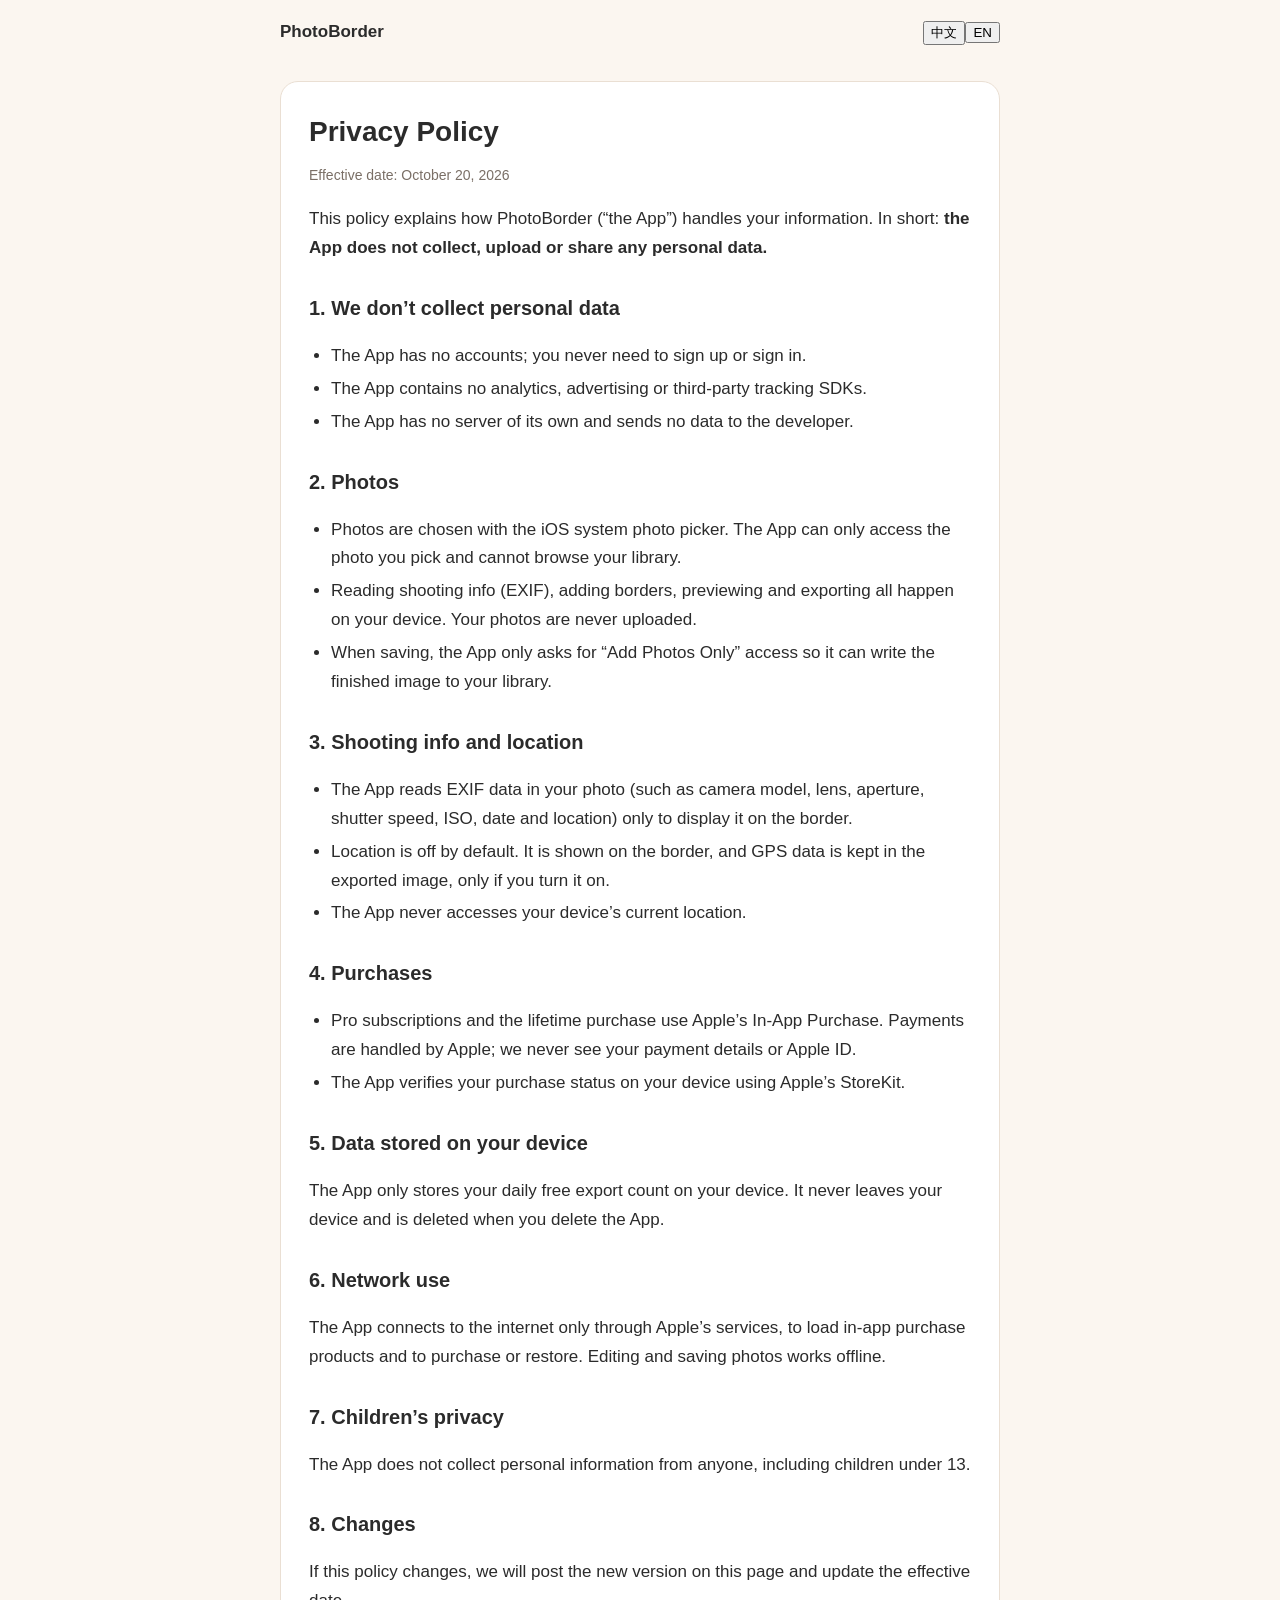
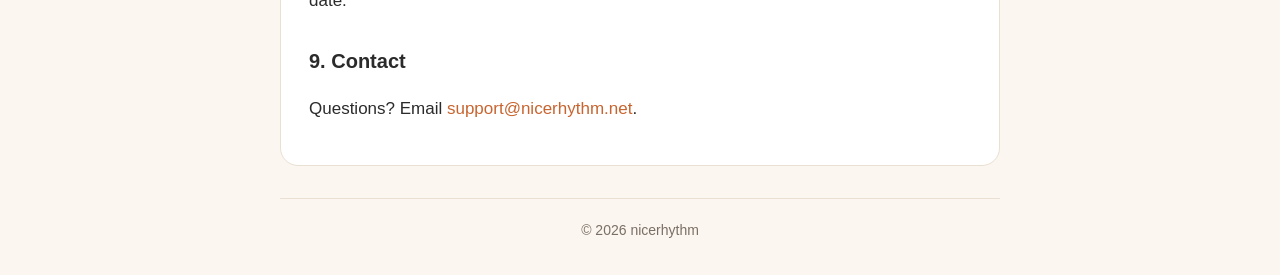
<file: zhaopianbiankuang/privacy/index.html>
<!doctype html>
<html lang="zh-Hans">
<head>
  <meta charset="utf-8">
  <meta name="viewport" content="width=device-width, initial-scale=1">
  <title>隐私政策 Privacy Policy - 白边相框 PhotoBorder</title>
  <meta name="title-zh" content="隐私政策 - 白边相框">
  <meta name="title-en" content="Privacy Policy - PhotoBorder">
  <link rel="icon" href="/assets/favicon.png">
  <link rel="stylesheet" href="/assets/style.css">
  <script src="/assets/lang.js"></script>
</head>
<body>
  <div class="wrap">
    <header class="site">
      <a class="brand" href="/zhaopianbiankuang/"><span data-lang="zh">白边相框</span><span data-lang="en">PhotoBorder</span></a>
      <div class="lang-switch"><button data-set="zh">中文</button><button data-set="en">EN</button></div>
    </header>

    <article class="card" data-lang="zh">
      <h1>隐私政策</h1>
      <p class="meta">生效日期：2026 年 10 月 20 日</p>
      <p>本政策说明“白边相框”（以下简称“本 App”）如何处理你的信息。简单来说：<strong>本 App 不收集、不上传、不分享任何个人数据。</strong></p>

      <h2>1. 我们不收集个人数据</h2>
      <ul>
        <li>本 App 没有账号系统，不需要注册或登录。</li>
        <li>本 App 不包含任何统计分析、广告或第三方追踪 SDK。</li>
        <li>本 App 没有自己的服务器，不会把任何数据发送给开发者。</li>
      </ul>

      <h2>2. 照片</h2>
      <ul>
        <li>选择照片使用的是 iOS 系统照片选择器，本 App 只能访问你选中的那一张照片，无法浏览你的相册。</li>
        <li>读取拍摄参数（EXIF）、添加边框、生成预览和导出图片，全部在你的设备本地完成，照片不会被上传。</li>
        <li>保存图片时，本 App 只申请“添加照片”权限，用于把生成的图片写入你的相册。</li>
      </ul>

      <h2>3. 拍摄参数与位置信息</h2>
      <ul>
        <li>本 App 会读取照片中的 EXIF 信息（如相机型号、镜头、光圈、快门、ISO、拍摄时间、拍摄位置），仅用于在边框上显示。</li>
        <li>“位置”默认关闭。只有你主动开启时，位置才会显示在边框上，导出的图片也才会保留 GPS 信息。</li>
        <li>本 App 不会获取你设备的实时定位。</li>
      </ul>

      <h2>4. 购买</h2>
      <ul>
        <li>Pro 订阅和买断通过 Apple 的 App 内购买完成，付款由 Apple 处理，我们无法获取你的支付信息或 Apple ID。</li>
        <li>本 App 通过 Apple 的 StoreKit 在设备上校验购买状态。</li>
      </ul>

      <h2>5. 存储在设备上的数据</h2>
      <p>本 App 仅在你的设备上保存每日免费导出次数。这些数据不会离开你的设备，删除本 App 后即被清除。</p>

      <h2>6. 网络使用</h2>
      <p>本 App 只在加载内购商品、购买或恢复购买时，通过 Apple 的服务联网。编辑和保存照片不需要网络。</p>

      <h2>7. 儿童隐私</h2>
      <p>本 App 不收集任何人的个人信息，包括 13 岁以下的儿童。</p>

      <h2>8. 政策变更</h2>
      <p>如本政策有更新，我们会在本页面发布新版本并更新生效日期。</p>

      <h2>9. 联系我们</h2>
      <p>如有任何问题，请发送邮件至 <a href="mailto:support@nicerhythm.net">support@nicerhythm.net</a>。</p>
    </article>

    <article class="card" data-lang="en">
      <h1>Privacy Policy</h1>
      <p class="meta">Effective date: October 20, 2026</p>
      <p>This policy explains how PhotoBorder (“the App”) handles your information. In short: <strong>the App does not collect, upload or share any personal data.</strong></p>

      <h2>1. We don’t collect personal data</h2>
      <ul>
        <li>The App has no accounts; you never need to sign up or sign in.</li>
        <li>The App contains no analytics, advertising or third-party tracking SDKs.</li>
        <li>The App has no server of its own and sends no data to the developer.</li>
      </ul>

      <h2>2. Photos</h2>
      <ul>
        <li>Photos are chosen with the iOS system photo picker. The App can only access the photo you pick and cannot browse your library.</li>
        <li>Reading shooting info (EXIF), adding borders, previewing and exporting all happen on your device. Your photos are never uploaded.</li>
        <li>When saving, the App only asks for “Add Photos Only” access so it can write the finished image to your library.</li>
      </ul>

      <h2>3. Shooting info and location</h2>
      <ul>
        <li>The App reads EXIF data in your photo (such as camera model, lens, aperture, shutter speed, ISO, date and location) only to display it on the border.</li>
        <li>Location is off by default. It is shown on the border, and GPS data is kept in the exported image, only if you turn it on.</li>
        <li>The App never accesses your device’s current location.</li>
      </ul>

      <h2>4. Purchases</h2>
      <ul>
        <li>Pro subscriptions and the lifetime purchase use Apple’s In-App Purchase. Payments are handled by Apple; we never see your payment details or Apple ID.</li>
        <li>The App verifies your purchase status on your device using Apple’s StoreKit.</li>
      </ul>

      <h2>5. Data stored on your device</h2>
      <p>The App only stores your daily free export count on your device. It never leaves your device and is deleted when you delete the App.</p>

      <h2>6. Network use</h2>
      <p>The App connects to the internet only through Apple’s services, to load in-app purchase products and to purchase or restore. Editing and saving photos works offline.</p>

      <h2>7. Children’s privacy</h2>
      <p>The App does not collect personal information from anyone, including children under 13.</p>

      <h2>8. Changes</h2>
      <p>If this policy changes, we will post the new version on this page and update the effective date.</p>

      <h2>9. Contact</h2>
      <p>Questions? Email <a href="mailto:support@nicerhythm.net">support@nicerhythm.net</a>.</p>
    </article>

    <footer class="site">© 2026 nicerhythm</footer>
  </div>
</body>
</html>
</file>
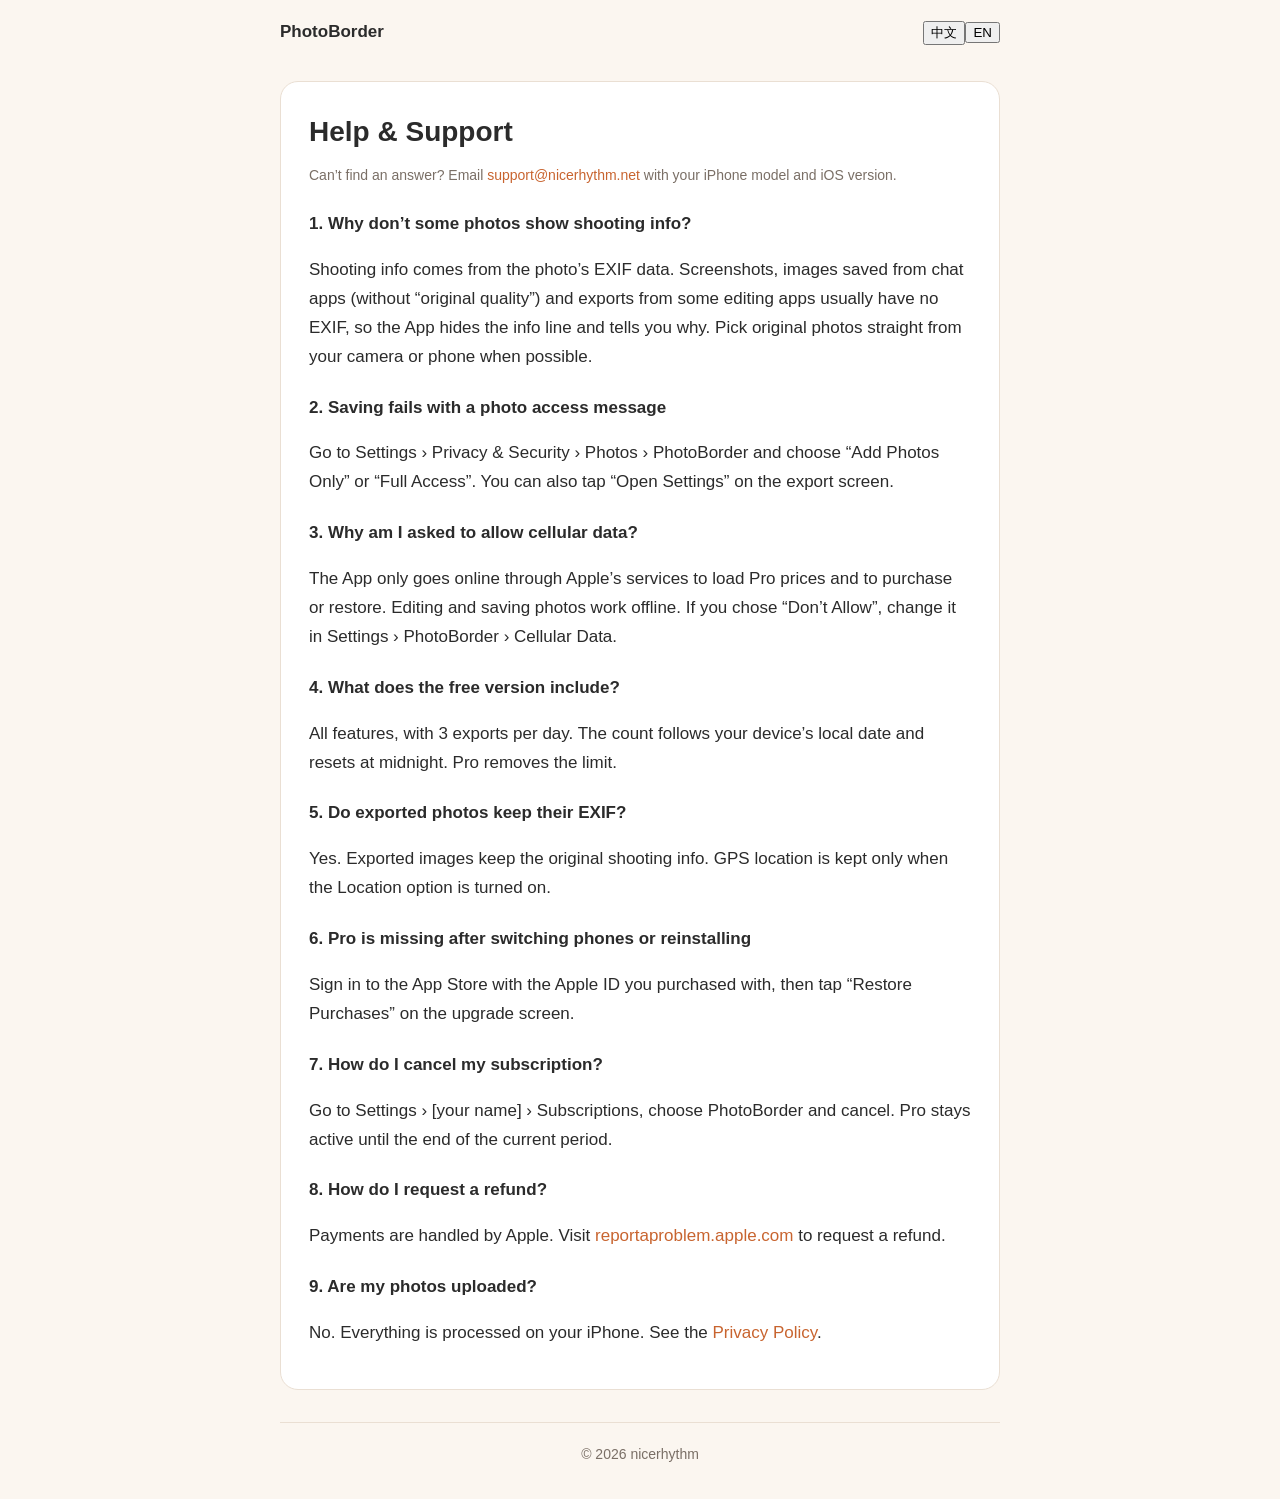
<file: zhaopianbiankuang/support/index.html>
<!doctype html>
<html lang="zh-Hans">
<head>
  <meta charset="utf-8">
  <meta name="viewport" content="width=device-width, initial-scale=1">
  <title>帮助与支持 Help &amp; Support - 白边相框 PhotoBorder</title>
  <meta name="title-zh" content="帮助与支持 - 白边相框">
  <meta name="title-en" content="Help &amp; Support - PhotoBorder">
  <link rel="icon" href="/assets/favicon.png">
  <link rel="stylesheet" href="/assets/style.css">
  <script src="/assets/lang.js"></script>
</head>
<body>
  <div class="wrap">
    <header class="site">
      <a class="brand" href="/zhaopianbiankuang/"><span data-lang="zh">白边相框</span><span data-lang="en">PhotoBorder</span></a>
      <div class="lang-switch"><button data-set="zh">中文</button><button data-set="en">EN</button></div>
    </header>

    <article class="card" data-lang="zh">
      <h1>帮助与支持</h1>
      <p class="meta">找不到答案？发邮件到 <a href="mailto:support@nicerhythm.net">support@nicerhythm.net</a>，请附上 iPhone 型号和 iOS 版本。</p>

      <h3>1. 为什么有的照片不显示拍摄参数？</h3>
      <p>拍摄参数来自照片里的 EXIF 信息。截图、从微信等聊天软件保存的图片（未选“原图”）、部分修图 App 导出的图片通常不含 EXIF，本 App 会隐藏参数栏并给出提示。请尽量选择相机或手机直接拍摄的原片。</p>

      <h3>2. 保存时提示没有相册权限怎么办？</h3>
      <p>打开“设置 › 隐私与安全性 › 照片 › 白边相框”，选择“仅添加照片”或“完全访问”。也可以在导出页点“打开设置”直接跳转。</p>

      <h3>3. 为什么会提示“允许使用无线数据”？</h3>
      <p>本 App 只在加载 Pro 价格、购买和恢复购买时通过 Apple 的服务联网。编辑和保存照片不需要网络。如果你之前选了“不允许”，可以在“设置 › 白边相框 › 无线数据”中修改。</p>

      <h3>4. 免费版有什么限制？</h3>
      <p>免费版每天可以导出 3 张图片，所有功能都可使用。次数按设备本地日期计算，每天 0 点重置。升级 Pro 后不限次数。</p>

      <h3>5. 导出的照片会保留原来的 EXIF 吗？</h3>
      <p>会。导出的图片保留原照片的拍摄参数；GPS 位置只有在你开启“位置”选项时才会保留。</p>

      <h3>6. 换了手机或重装后，Pro 不见了？</h3>
      <p>请用购买时的 Apple ID 登录 App Store，然后在 App 的升级页面点击“恢复购买”。</p>

      <h3>7. 如何取消订阅？</h3>
      <p>打开“设置 › [你的名字] › 订阅”，选择“白边相框”后取消。取消后 Pro 会保留到当前周期结束。</p>

      <h3>8. 如何申请退款？</h3>
      <p>付款由 Apple 处理，请访问 <a href="https://reportaproblem.apple.com">reportaproblem.apple.com</a> 提交退款申请。</p>

      <h3>9. 我的照片会被上传吗？</h3>
      <p>不会。所有处理都在你的手机上完成，详见<a href="/zhaopianbiankuang/privacy/">隐私政策</a>。</p>
    </article>

    <article class="card" data-lang="en">
      <h1>Help &amp; Support</h1>
      <p class="meta">Can’t find an answer? Email <a href="mailto:support@nicerhythm.net">support@nicerhythm.net</a> with your iPhone model and iOS version.</p>

      <h3>1. Why don’t some photos show shooting info?</h3>
      <p>Shooting info comes from the photo’s EXIF data. Screenshots, images saved from chat apps (without “original quality”) and exports from some editing apps usually have no EXIF, so the App hides the info line and tells you why. Pick original photos straight from your camera or phone when possible.</p>

      <h3>2. Saving fails with a photo access message</h3>
      <p>Go to Settings › Privacy &amp; Security › Photos › PhotoBorder and choose “Add Photos Only” or “Full Access”. You can also tap “Open Settings” on the export screen.</p>

      <h3>3. Why am I asked to allow cellular data?</h3>
      <p>The App only goes online through Apple’s services to load Pro prices and to purchase or restore. Editing and saving photos work offline. If you chose “Don’t Allow”, change it in Settings › PhotoBorder › Cellular Data.</p>

      <h3>4. What does the free version include?</h3>
      <p>All features, with 3 exports per day. The count follows your device’s local date and resets at midnight. Pro removes the limit.</p>

      <h3>5. Do exported photos keep their EXIF?</h3>
      <p>Yes. Exported images keep the original shooting info. GPS location is kept only when the Location option is turned on.</p>

      <h3>6. Pro is missing after switching phones or reinstalling</h3>
      <p>Sign in to the App Store with the Apple ID you purchased with, then tap “Restore Purchases” on the upgrade screen.</p>

      <h3>7. How do I cancel my subscription?</h3>
      <p>Go to Settings › [your name] › Subscriptions, choose PhotoBorder and cancel. Pro stays active until the end of the current period.</p>

      <h3>8. How do I request a refund?</h3>
      <p>Payments are handled by Apple. Visit <a href="https://reportaproblem.apple.com">reportaproblem.apple.com</a> to request a refund.</p>

      <h3>9. Are my photos uploaded?</h3>
      <p>No. Everything is processed on your iPhone. See the <a href="/zhaopianbiankuang/privacy/">Privacy Policy</a>.</p>
    </article>

    <footer class="site">© 2026 nicerhythm</footer>
  </div>
</body>
</html>
</file>
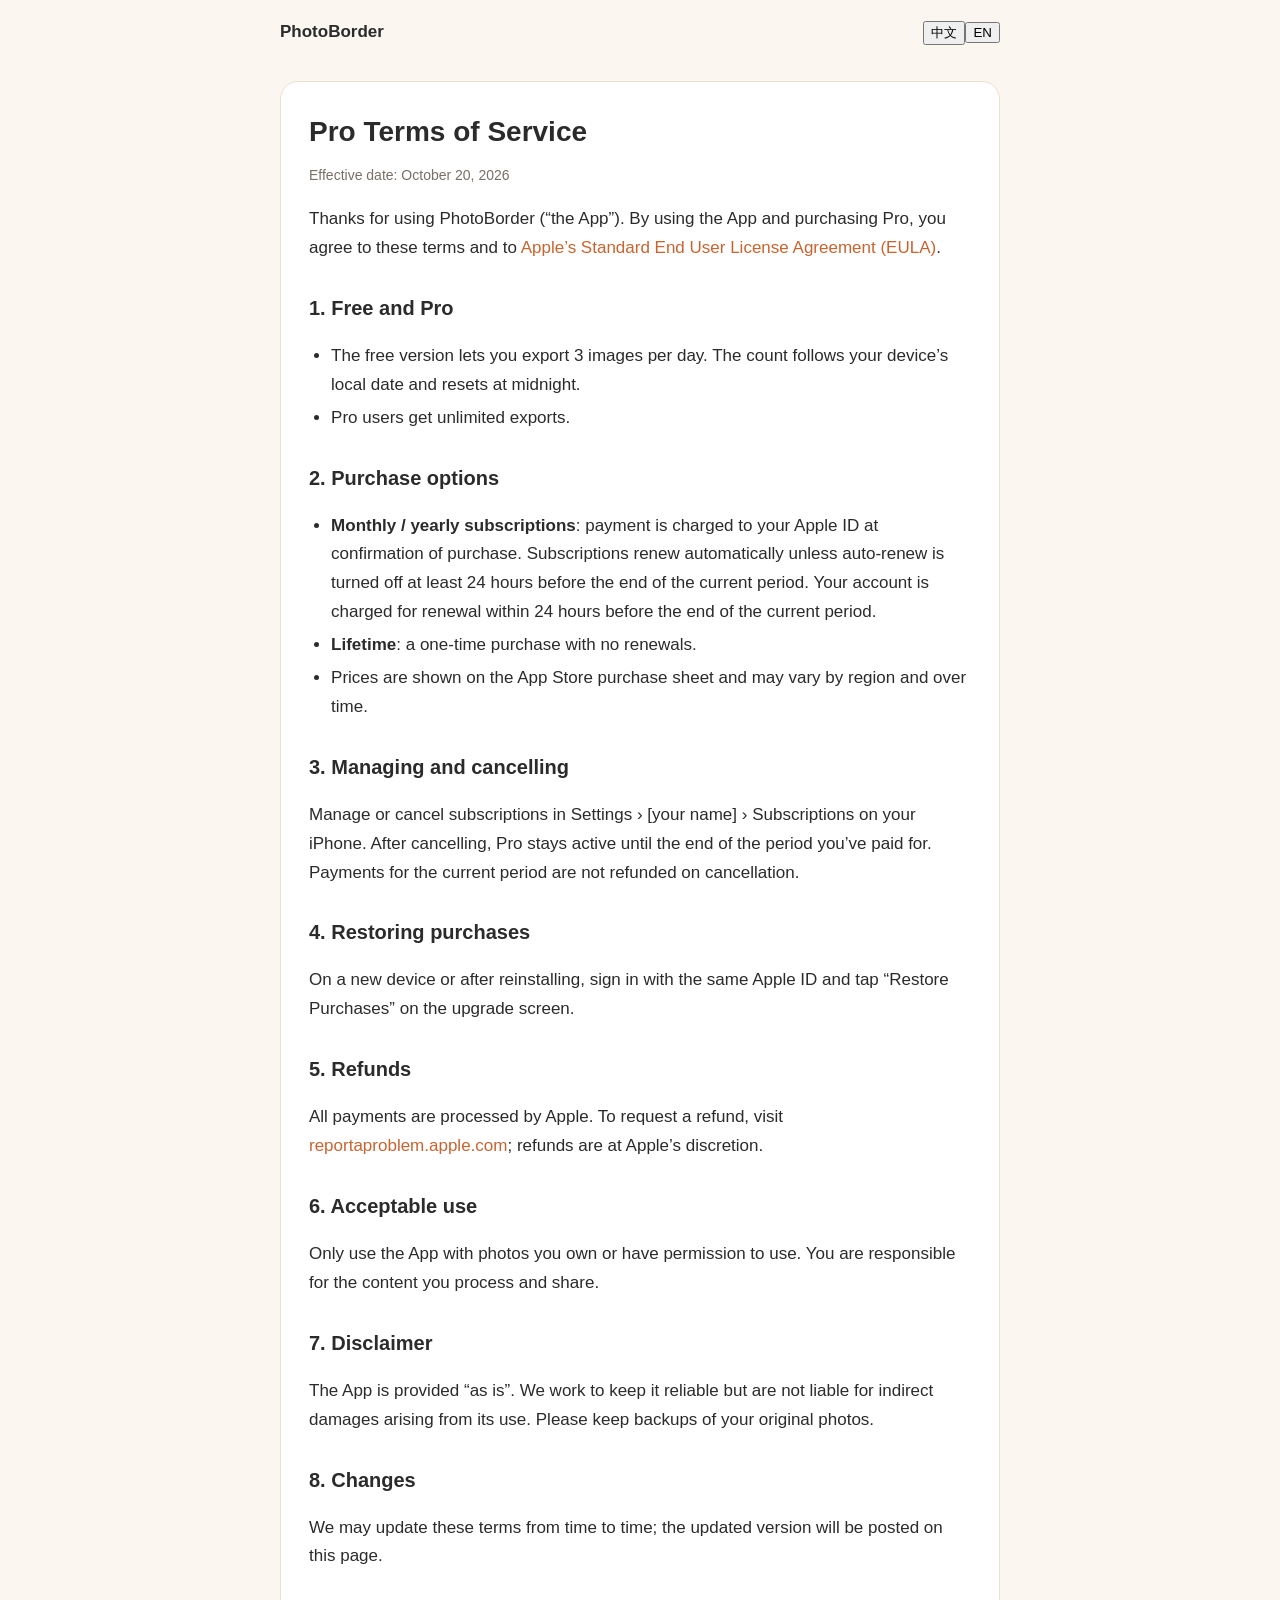
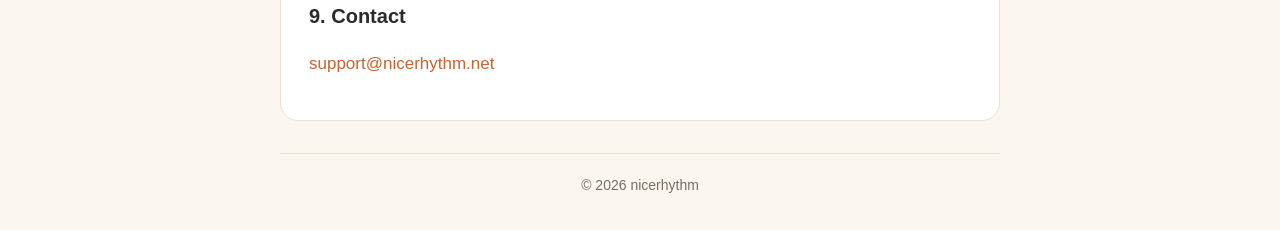
<file: zhaopianbiankuang/terms/index.html>
<!doctype html>
<html lang="zh-Hans">
<head>
  <meta charset="utf-8">
  <meta name="viewport" content="width=device-width, initial-scale=1">
  <title>Pro 服务条款 Terms of Service - 白边相框 PhotoBorder</title>
  <meta name="title-zh" content="Pro 服务条款 - 白边相框">
  <meta name="title-en" content="Pro Terms of Service - PhotoBorder">
  <link rel="icon" href="/assets/favicon.png">
  <link rel="stylesheet" href="/assets/style.css">
  <script src="/assets/lang.js"></script>
</head>
<body>
  <div class="wrap">
    <header class="site">
      <a class="brand" href="/zhaopianbiankuang/"><span data-lang="zh">白边相框</span><span data-lang="en">PhotoBorder</span></a>
      <div class="lang-switch"><button data-set="zh">中文</button><button data-set="en">EN</button></div>
    </header>

    <article class="card" data-lang="zh">
      <h1>Pro 服务条款</h1>
      <p class="meta">生效日期：2026 年 10 月 20 日</p>
      <p>感谢你使用“白边相框”（以下简称“本 App”）。使用本 App 及购买 Pro 服务，即表示你同意本条款以及 <a href="https://www.apple.com/legal/internet-services/itunes/dev/stdeula/">Apple 标准最终用户许可协议（EULA）</a>。</p>

      <h2>1. 免费版与 Pro</h2>
      <ul>
        <li>免费版每天可导出 3 张图片，次数按设备本地日期计算，每天 0 点重置。</li>
        <li>Pro 用户不限导出次数。</li>
      </ul>

      <h2>2. 购买方式</h2>
      <ul>
        <li><strong>包月 / 包年订阅</strong>：确认购买后从你的 Apple ID 账户扣款。订阅会自动续期，除非在当前周期结束前至少 24 小时关闭自动续期；续期费用会在当前周期结束前 24 小时内扣除。</li>
        <li><strong>永久买断</strong>：一次付费，长期有效，无需续费。</li>
        <li>具体价格以 App Store 购买页面显示为准，可能因地区和时间不同而变化。</li>
      </ul>

      <h2>3. 管理与取消订阅</h2>
      <p>你可以在 iPhone 的“设置 › [你的名字] › 订阅”中管理或取消订阅。取消后，Pro 权益会保留到当前已付费周期结束。当前周期内已支付的费用不会因取消而退还。</p>

      <h2>4. 恢复购买</h2>
      <p>在新设备或重新安装 App 后，使用同一个 Apple ID 登录，在升级页面点击“恢复购买”即可恢复 Pro 权益。</p>

      <h2>5. 退款</h2>
      <p>所有付款均由 Apple 处理。如需申请退款，请访问 <a href="https://reportaproblem.apple.com">reportaproblem.apple.com</a>，退款结果由 Apple 决定。</p>

      <h2>6. 使用规范</h2>
      <p>请仅对你拥有权利或已获授权的照片使用本 App。你对自己处理和分享的内容负责。</p>

      <h2>7. 免责声明</h2>
      <p>本 App 按“现状”提供。我们会尽力保证功能稳定，但不对因使用本 App 导致的任何间接损失承担责任。请自行保留原始照片的备份。</p>

      <h2>8. 条款变更</h2>
      <p>我们可能会不时更新本条款，更新后的版本将发布在本页面。</p>

      <h2>9. 联系我们</h2>
      <p><a href="mailto:support@nicerhythm.net">support@nicerhythm.net</a></p>
    </article>

    <article class="card" data-lang="en">
      <h1>Pro Terms of Service</h1>
      <p class="meta">Effective date: October 20, 2026</p>
      <p>Thanks for using PhotoBorder (“the App”). By using the App and purchasing Pro, you agree to these terms and to <a href="https://www.apple.com/legal/internet-services/itunes/dev/stdeula/">Apple’s Standard End User License Agreement (EULA)</a>.</p>

      <h2>1. Free and Pro</h2>
      <ul>
        <li>The free version lets you export 3 images per day. The count follows your device’s local date and resets at midnight.</li>
        <li>Pro users get unlimited exports.</li>
      </ul>

      <h2>2. Purchase options</h2>
      <ul>
        <li><strong>Monthly / yearly subscriptions</strong>: payment is charged to your Apple ID at confirmation of purchase. Subscriptions renew automatically unless auto-renew is turned off at least 24 hours before the end of the current period. Your account is charged for renewal within 24 hours before the end of the current period.</li>
        <li><strong>Lifetime</strong>: a one-time purchase with no renewals.</li>
        <li>Prices are shown on the App Store purchase sheet and may vary by region and over time.</li>
      </ul>

      <h2>3. Managing and cancelling</h2>
      <p>Manage or cancel subscriptions in Settings › [your name] › Subscriptions on your iPhone. After cancelling, Pro stays active until the end of the period you’ve paid for. Payments for the current period are not refunded on cancellation.</p>

      <h2>4. Restoring purchases</h2>
      <p>On a new device or after reinstalling, sign in with the same Apple ID and tap “Restore Purchases” on the upgrade screen.</p>

      <h2>5. Refunds</h2>
      <p>All payments are processed by Apple. To request a refund, visit <a href="https://reportaproblem.apple.com">reportaproblem.apple.com</a>; refunds are at Apple’s discretion.</p>

      <h2>6. Acceptable use</h2>
      <p>Only use the App with photos you own or have permission to use. You are responsible for the content you process and share.</p>

      <h2>7. Disclaimer</h2>
      <p>The App is provided “as is”. We work to keep it reliable but are not liable for indirect damages arising from its use. Please keep backups of your original photos.</p>

      <h2>8. Changes</h2>
      <p>We may update these terms from time to time; the updated version will be posted on this page.</p>

      <h2>9. Contact</h2>
      <p><a href="mailto:support@nicerhythm.net">support@nicerhythm.net</a></p>
    </article>

    <footer class="site">© 2026 nicerhythm</footer>
  </div>
</body>
</html>
</file>
<file: assets/style.css>
:root {
  --bg: #fbf6f0;
  --card: #ffffff;
  --text: #2b2b2b;
  --muted: #7a6f66;
  --accent: #c8642f;
  --line: #eadfd3;
  --radius: 18px;
}

@media (prefers-color-scheme: dark) {
  :root {
    --bg: #1b1916;
    --card: #26231f;
    --text: #f2ede7;
    --muted: #a99e93;
    --accent: #f0955a;
    --line: #3a352f;
  }
}

* { box-sizing: border-box; }

body {
  margin: 0;
  background: var(--bg);
  color: var(--text);
  font-family: -apple-system, BlinkMacSystemFont, "SF Pro Text", "PingFang SC", "Hiragino Sans GB",
    "Microsoft YaHei", "Helvetica Neue", Arial, sans-serif;
  font-size: 17px;
  line-height: 1.7;
  -webkit-font-smoothing: antialiased;
}

a { color: var(--accent); text-decoration: none; }
a:hover { text-decoration: underline; }

/* 内容不足一屏时页脚贴底 */
.wrap {
  max-width: 760px;
  margin: 0 auto;
  padding: 0 20px;
  min-height: 100vh;
  min-height: 100dvh;
  display: flex;
  flex-direction: column;
}
footer.site { margin-top: auto; }

header.site {
  display: flex;
  align-items: center;
  justify-content: space-between;
  padding: 18px 0;
}
header.site .brand { font-weight: 600; color: var(--text); }
.lang-select {
  -webkit-appearance: none;
  appearance: none;
  border: 1px solid var(--line);
  background-color: var(--card);
  /* 自绘箭头，和右边框留出距离 */
  background-image: url("data:image/svg+xml,%3Csvg xmlns='http://www.w3.org/2000/svg' width='10' height='6' viewBox='0 0 10 6'%3E%3Cpath d='M1 1l4 4 4-4' fill='none' stroke='%237a6f66' stroke-width='1.5' stroke-linecap='round' stroke-linejoin='round'/%3E%3C/svg%3E");
  background-repeat: no-repeat;
  background-position: right 14px center;
  color: var(--text);
  border-radius: 999px;
  padding: 5px 36px 5px 14px;
  font: inherit;
  font-size: 14px;
  cursor: pointer;
}
/* 阿拉伯语从右到左：箭头放到左边 */
html[dir="rtl"] .lang-select { background-position: left 14px center; padding: 5px 14px 5px 36px; }

.hero { text-align: center; padding: 48px 0 24px; }
.hero img.icon {
  width: 128px;
  height: 128px;
  border-radius: 28px;
  box-shadow: 0 12px 30px rgba(120, 60, 20, 0.25);
}
.hero h1 { font-size: 34px; margin: 20px 0 4px; line-height: 1.3; }
.hero p.tagline { color: var(--muted); font-size: 19px; margin: 0 0 24px; }

.button {
  display: inline-block;
  background: var(--accent);
  color: #fff;
  padding: 12px 26px;
  border-radius: 999px;
  font-weight: 600;
}
.button:hover { text-decoration: none; opacity: 0.9; }
.button.disabled { opacity: 0.55; pointer-events: none; }

.features {
  display: grid;
  grid-template-columns: repeat(auto-fit, minmax(220px, 1fr));
  gap: 14px;
  margin: 32px 0;
}
.feature {
  background: var(--card);
  border: 1px solid var(--line);
  border-radius: var(--radius);
  padding: 18px 20px;
}
.feature h3 { margin: 0 0 6px; font-size: 17px; }
.feature p { margin: 0; color: var(--muted); font-size: 15px; line-height: 1.6; }

.card {
  background: var(--card);
  border: 1px solid var(--line);
  border-radius: var(--radius);
  padding: 8px 28px 24px;
  margin: 16px 0 32px;
}

article h1 { font-size: 28px; line-height: 1.3; margin: 24px 0 4px; }
article .meta { color: var(--muted); font-size: 14px; margin-bottom: 8px; }
article h3 + p + .meta { margin-top: 32px; }
article h2 { font-size: 20px; margin: 28px 0 8px; }
article h3 { font-size: 17px; margin: 22px 0 6px; }
article ul { padding-inline-start: 1.3em; }
article li { margin: 4px 0; }

.links { text-align: center; margin: 8px 0 32px; }
.links a { margin: 0 10px; }

.apps { margin: 24px 0 40px; }
.app-row {
  display: flex;
  gap: 16px;
  align-items: center;
  background: var(--card);
  border: 1px solid var(--line);
  border-radius: var(--radius);
  padding: 16px;
  color: var(--text);
}
.app-row:hover { text-decoration: none; border-color: var(--accent); }
.app-row img { width: 72px; height: 72px; border-radius: 16px; }
.app-row h3 { margin: 0; font-size: 18px; }
.app-row p { margin: 2px 0 0; color: var(--muted); font-size: 15px; }

footer.site {
  border-top: 1px solid var(--line);
  color: var(--muted);
  font-size: 14px;
  text-align: center;
  padding: 20px 0 32px;
}

/* 语言切换：只显示当前语言；没有 JS 时显示默认的简体中文 */
html[data-ui="zh-Hans"] [data-lang]:not([data-lang="zh-Hans"]),
html[data-ui="zh-Hant"] [data-lang]:not([data-lang="zh-Hant"]),
html[data-ui="en"] [data-lang]:not([data-lang="en"]),
html[data-ui="ja"] [data-lang]:not([data-lang="ja"]),
html[data-ui="ko"] [data-lang]:not([data-lang="ko"]),
html[data-ui="fr"] [data-lang]:not([data-lang="fr"]),
html[data-ui="es"] [data-lang]:not([data-lang="es"]),
html[data-ui="es-MX"] [data-lang]:not([data-lang="es-MX"]),
html[data-ui="de"] [data-lang]:not([data-lang="de"]),
html[data-ui="pt-BR"] [data-lang]:not([data-lang="pt-BR"]),
html[data-ui="it"] [data-lang]:not([data-lang="it"]),
html[data-ui="ru"] [data-lang]:not([data-lang="ru"]),
html[data-ui="ar"] [data-lang]:not([data-lang="ar"]),
html[data-ui="th"] [data-lang]:not([data-lang="th"]),
html[data-ui="nl"] [data-lang]:not([data-lang="nl"]) { display: none !important; }

html[lang="zh-Hant"] body { font-family: -apple-system, BlinkMacSystemFont, "PingFang TC", "Microsoft JhengHei", sans-serif; }
html[lang="ja"] body { font-family: -apple-system, BlinkMacSystemFont, "Hiragino Sans", "Hiragino Kaku Gothic ProN", "Yu Gothic", Meiryo, sans-serif; }
html[lang="ko"] body { font-family: -apple-system, BlinkMacSystemFont, "Apple SD Gothic Neo", "Malgun Gothic", sans-serif; }
</file>
